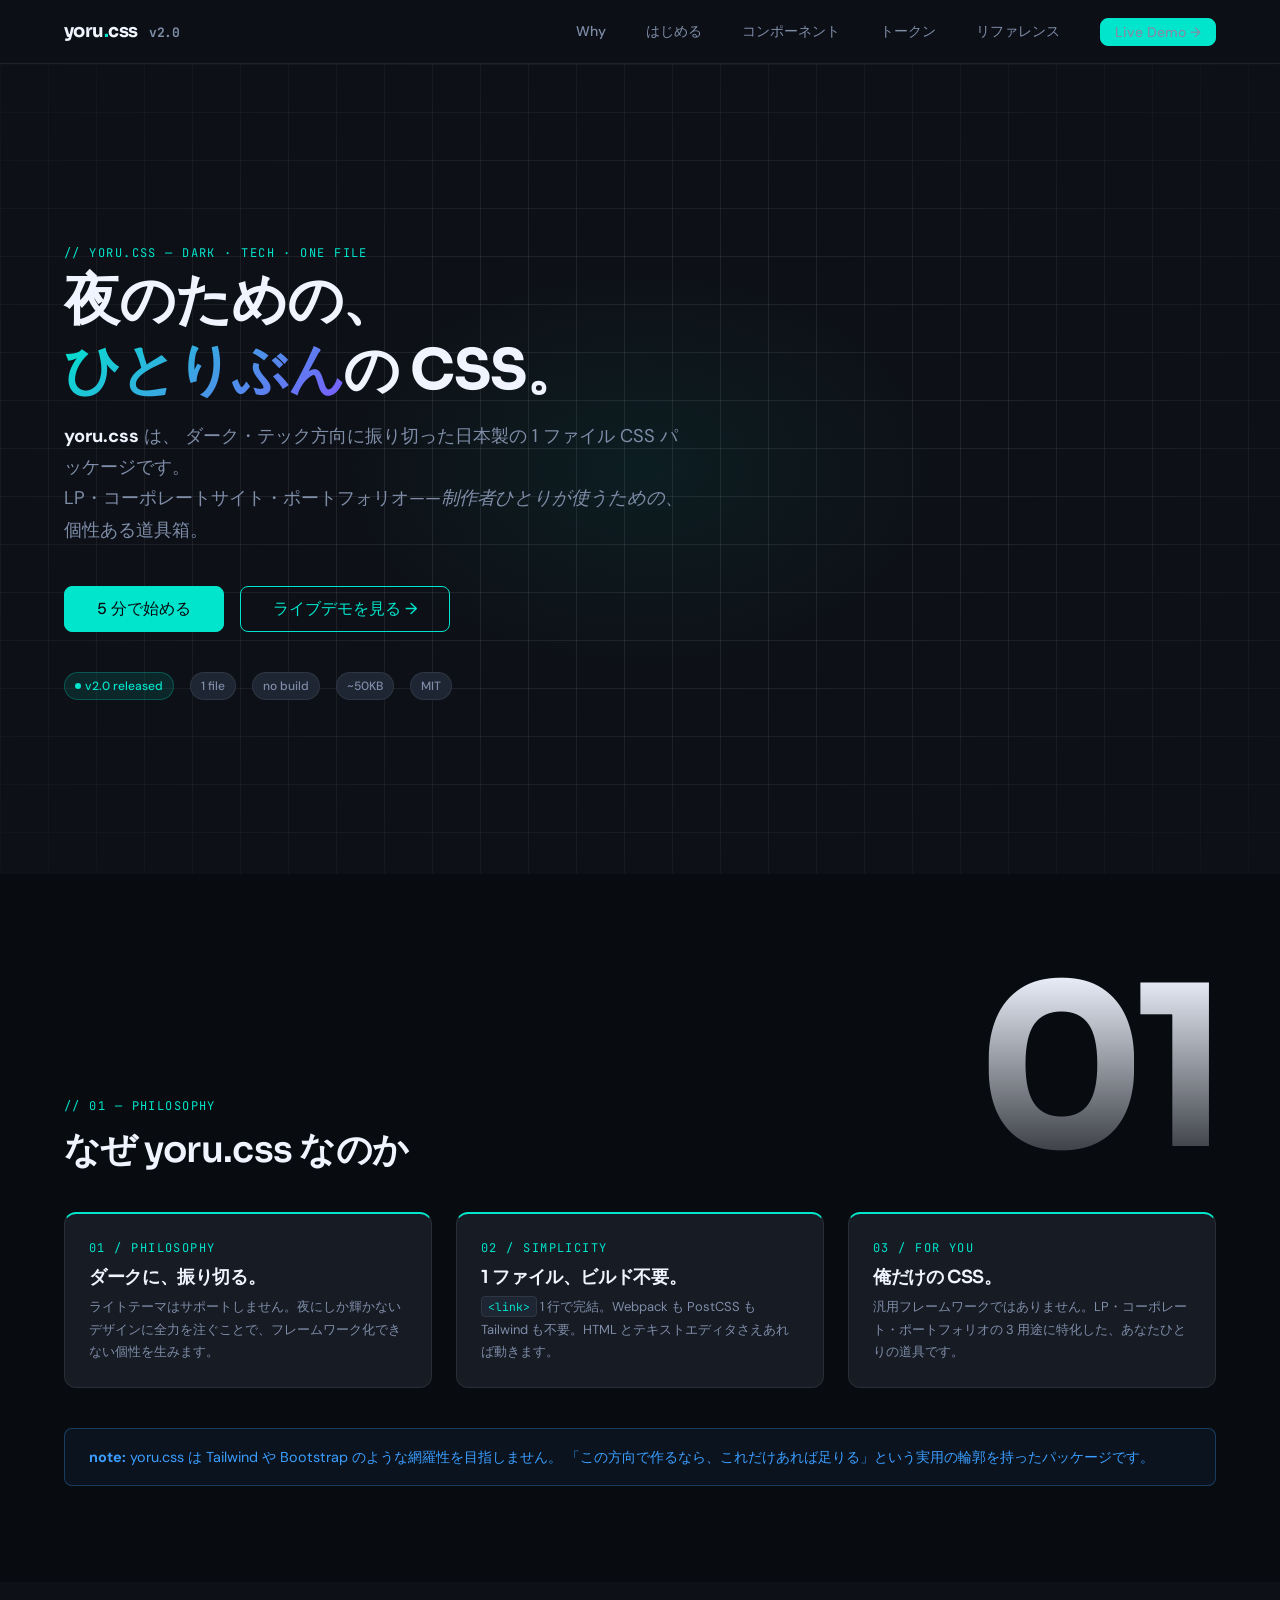
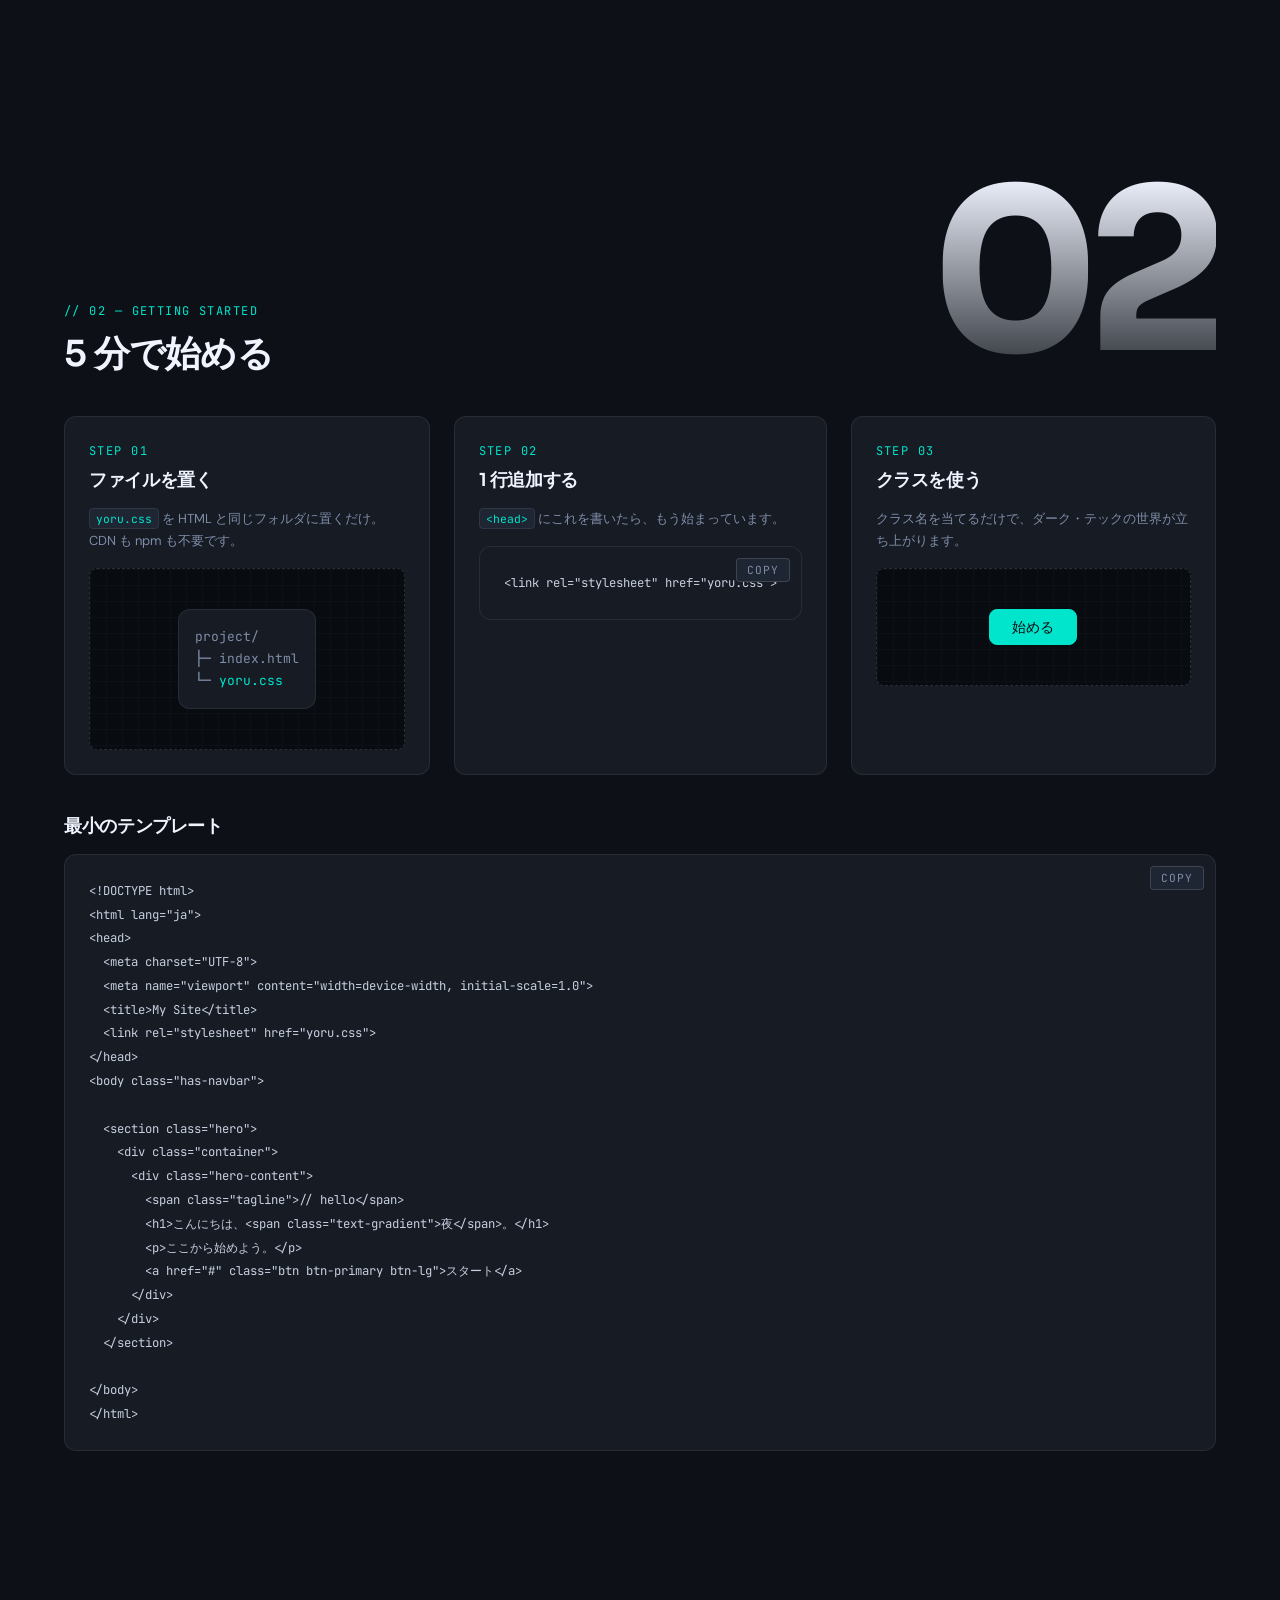
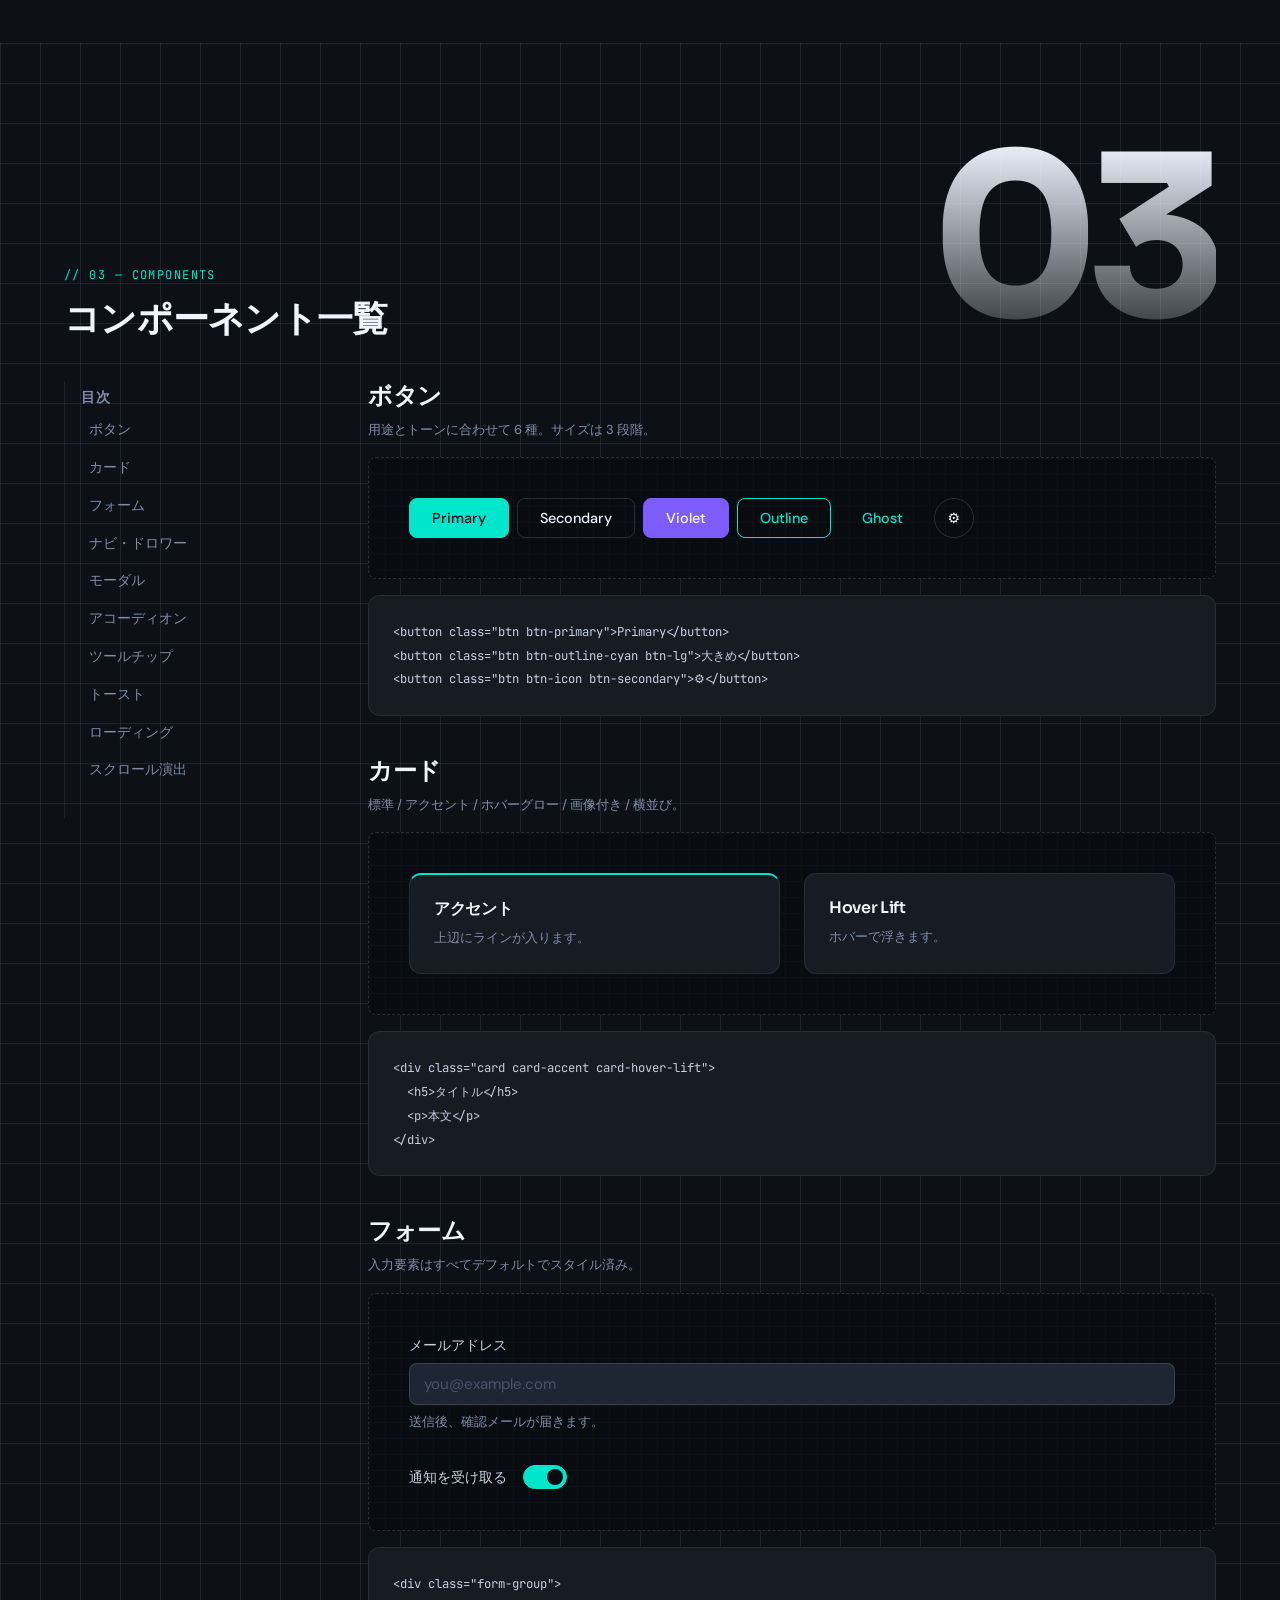
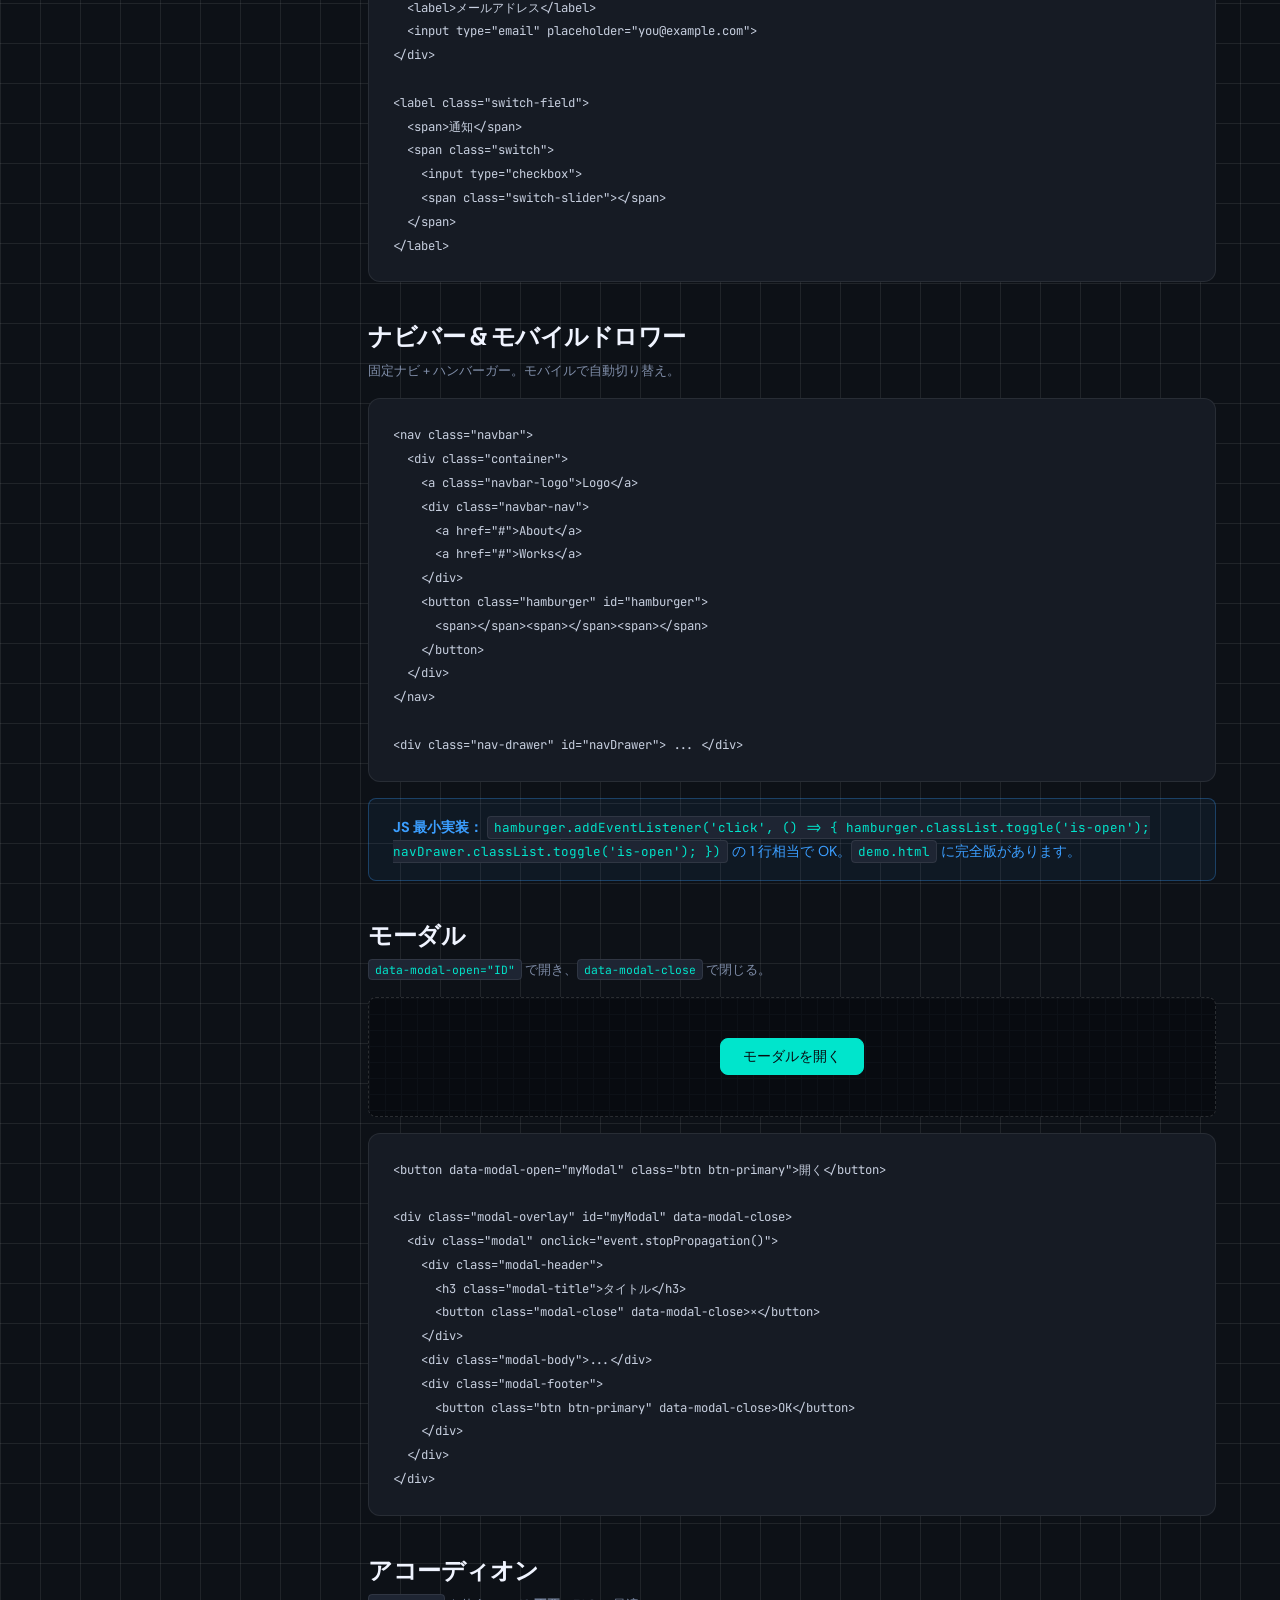
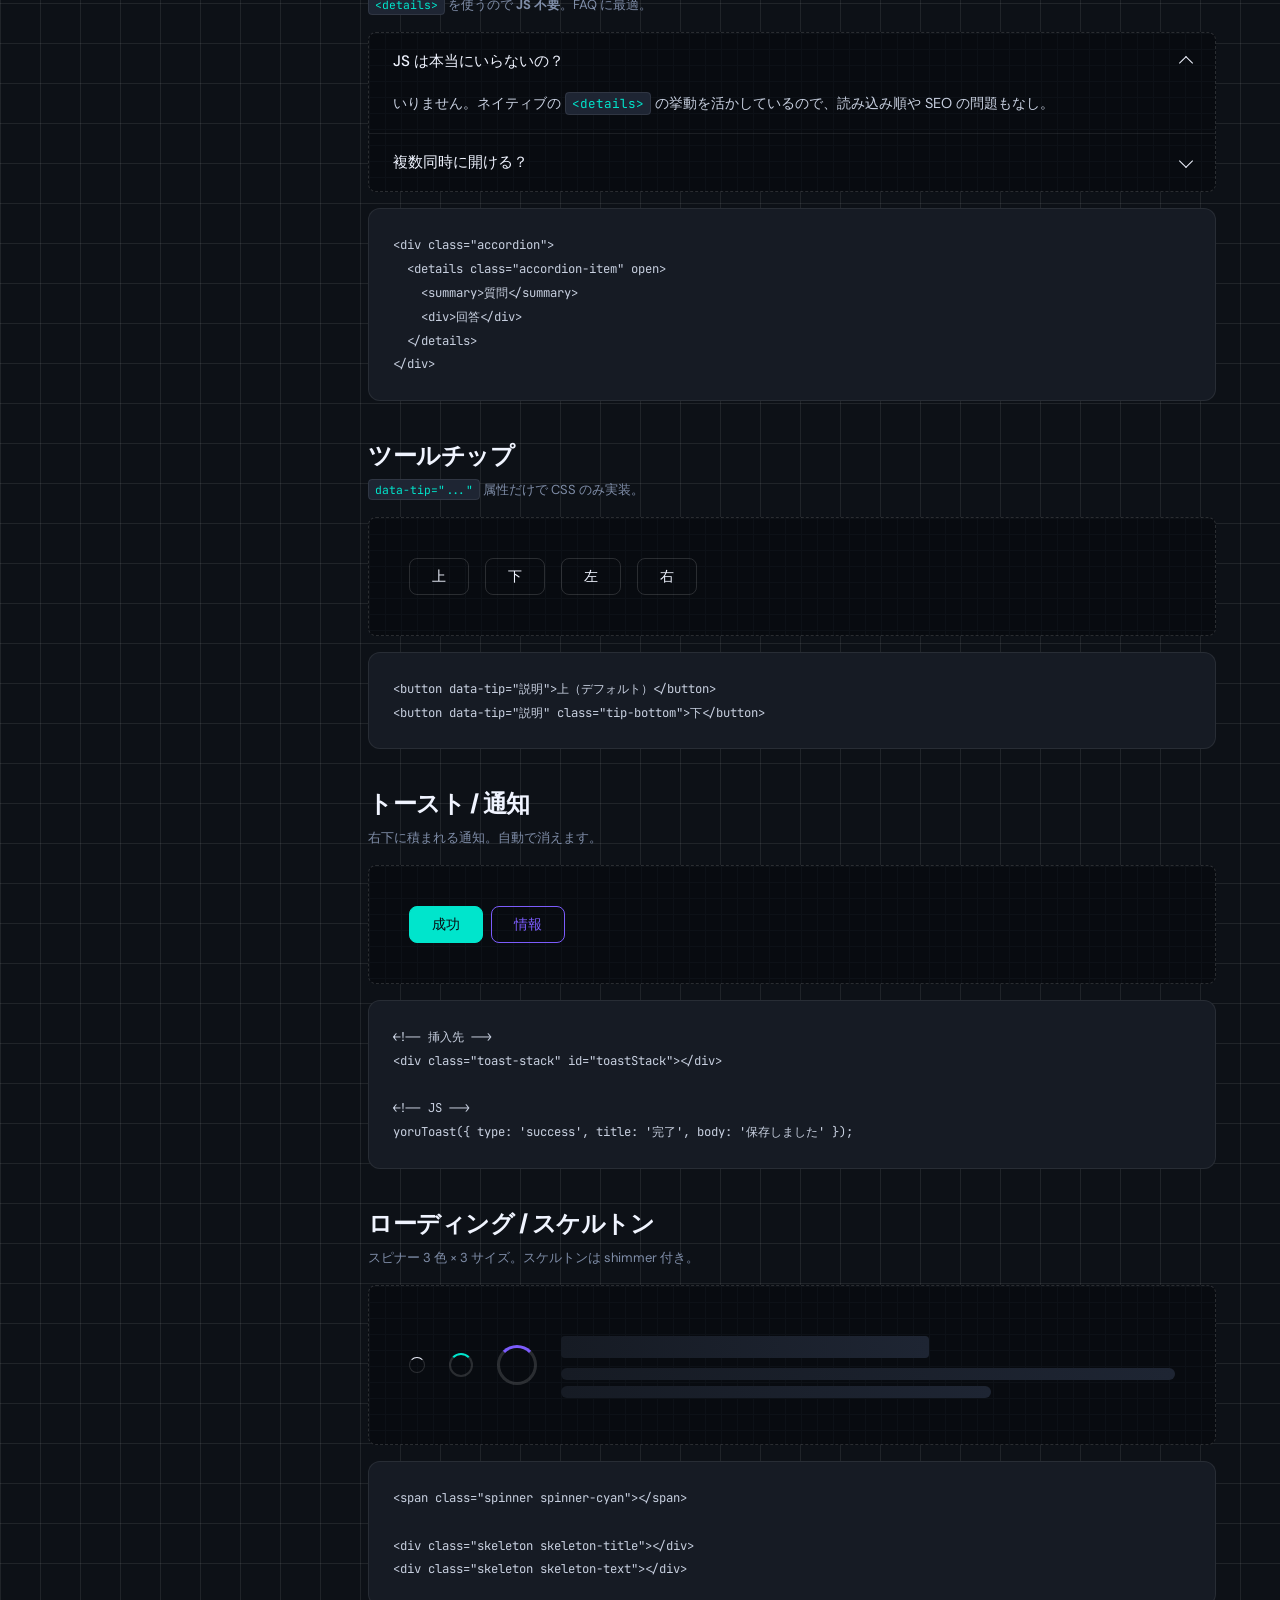
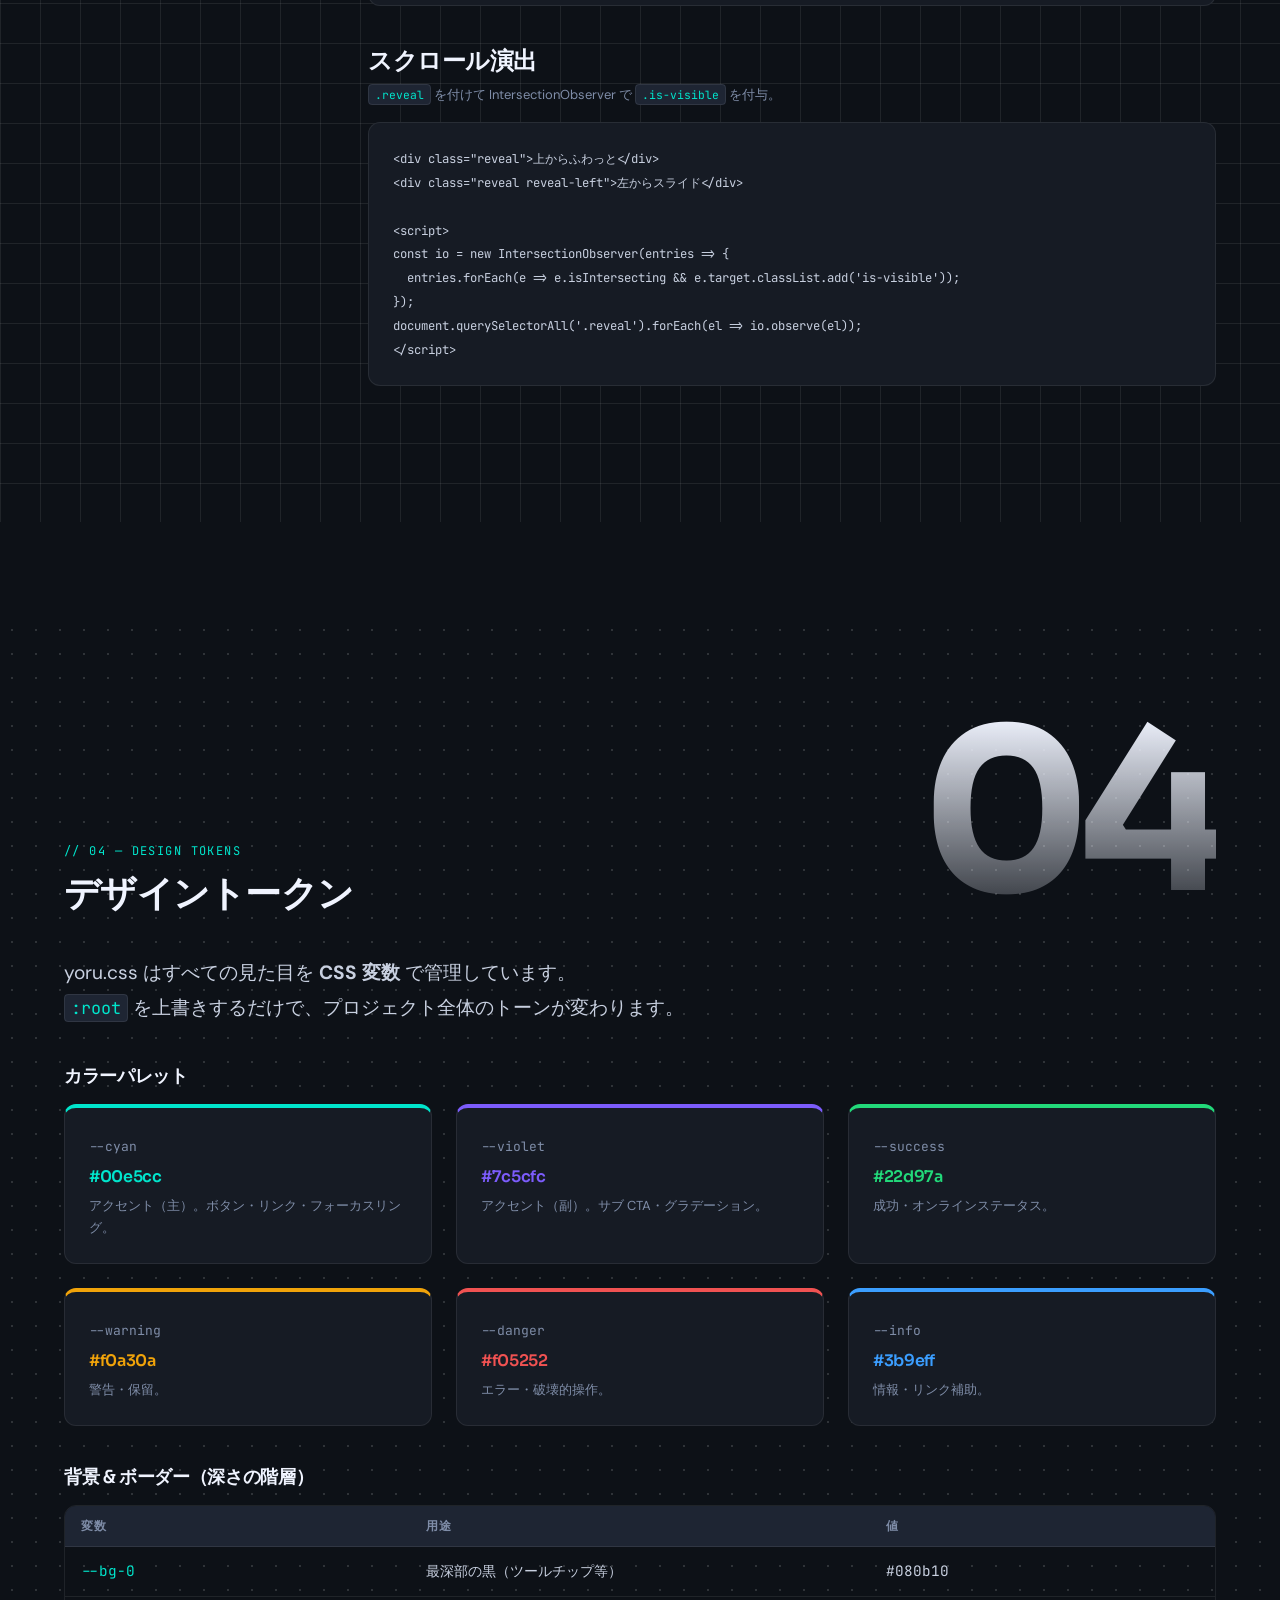
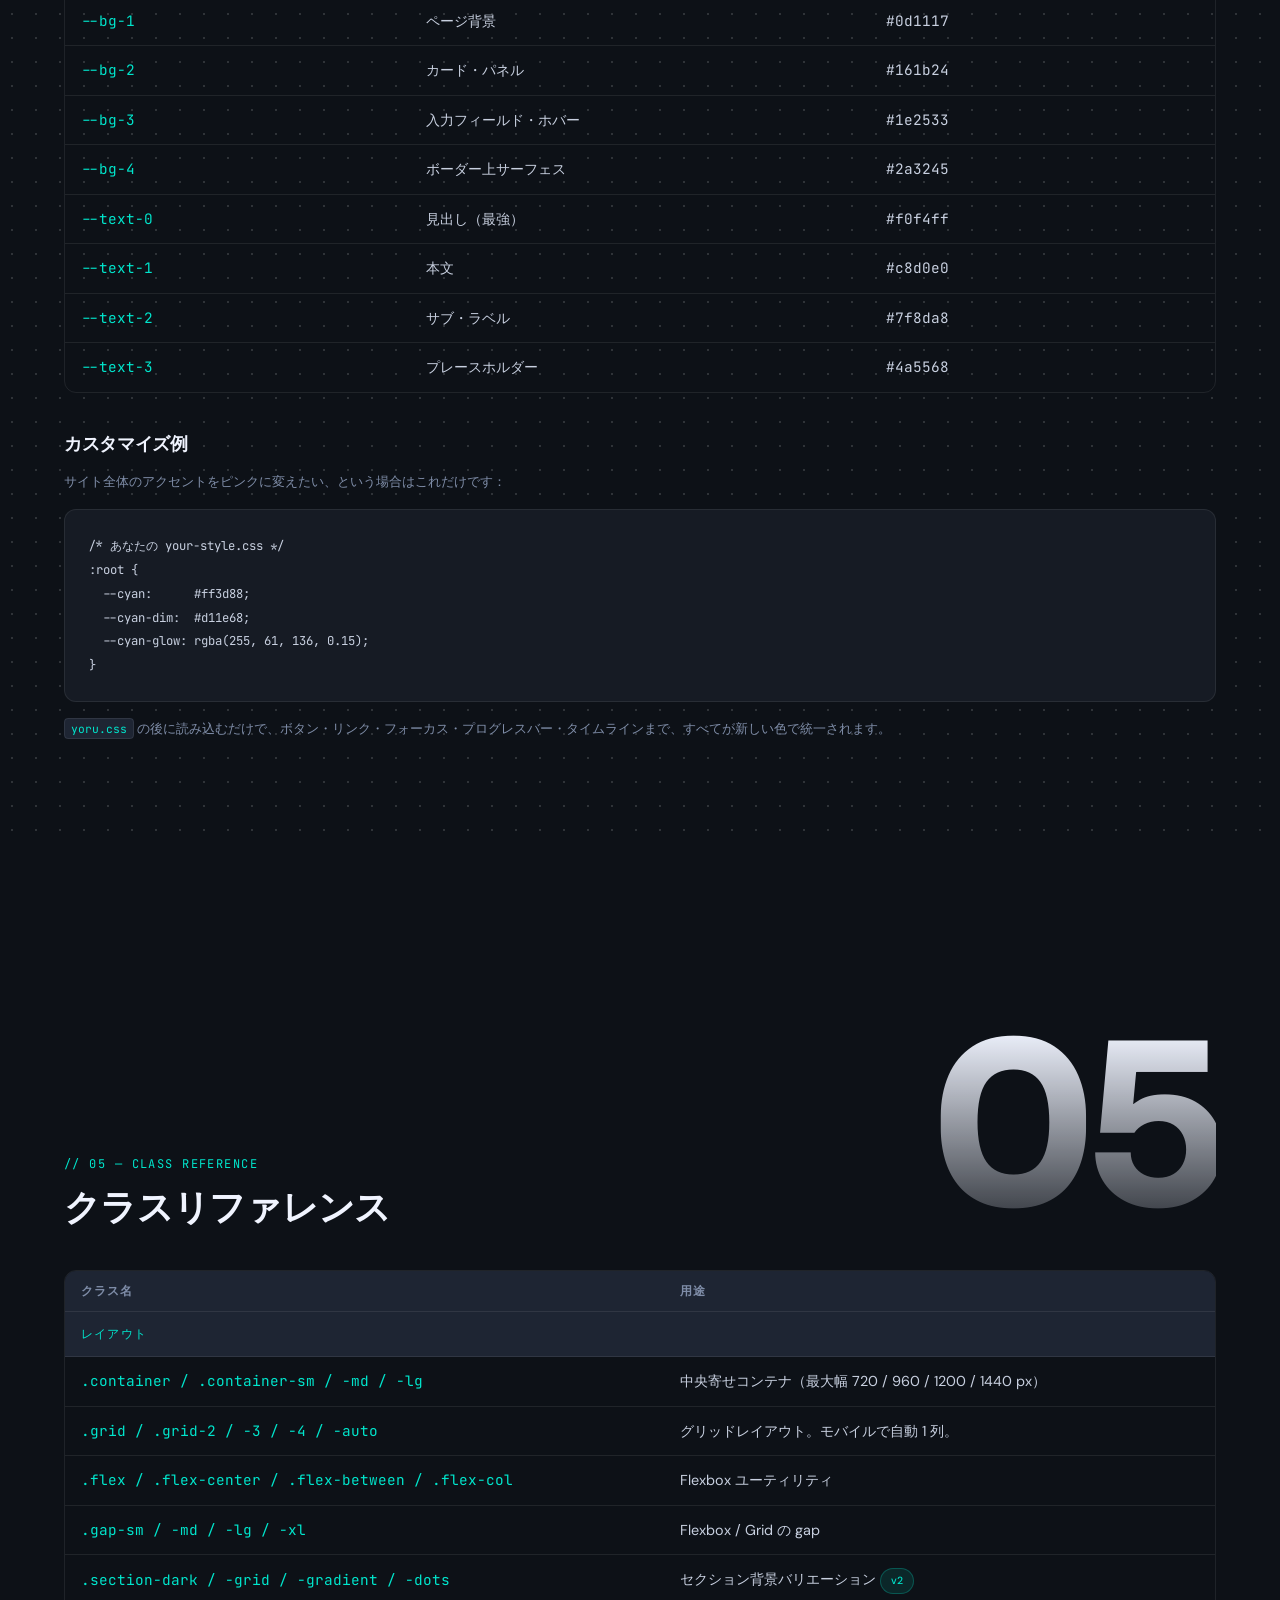
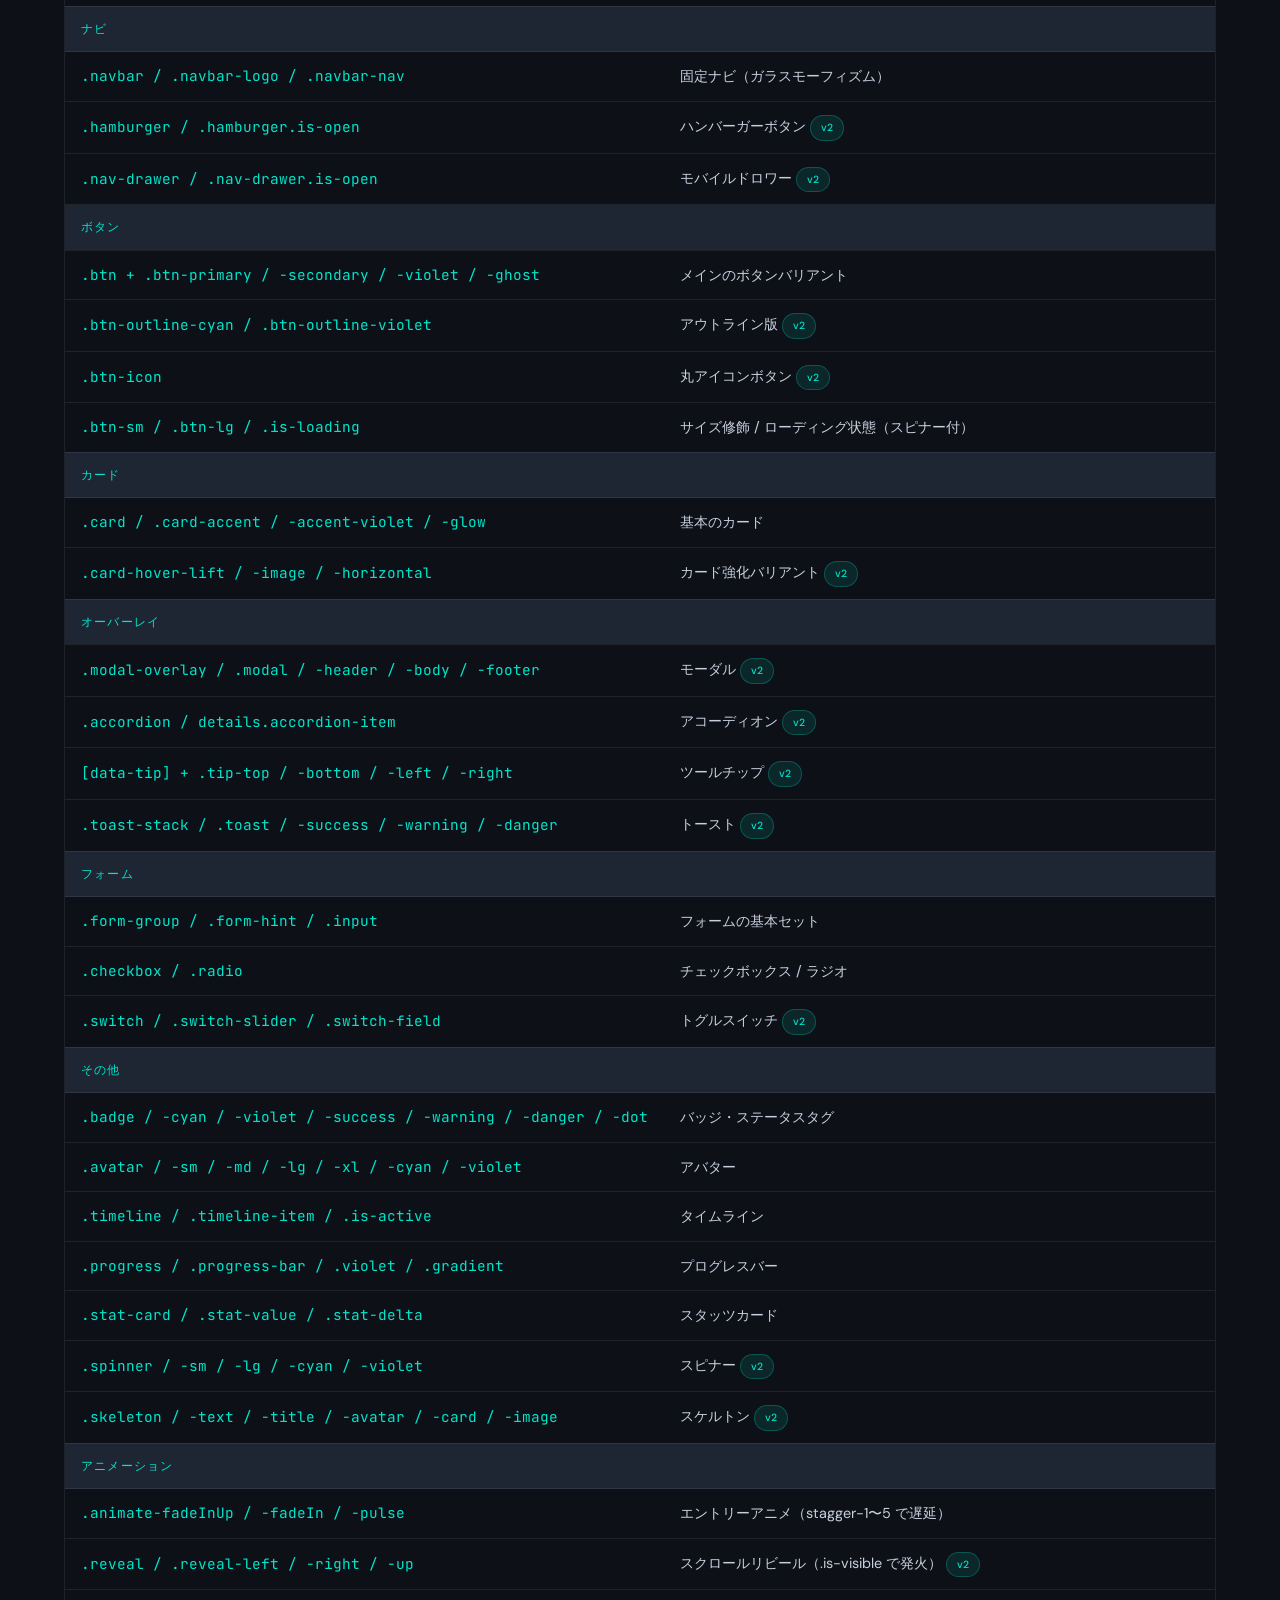
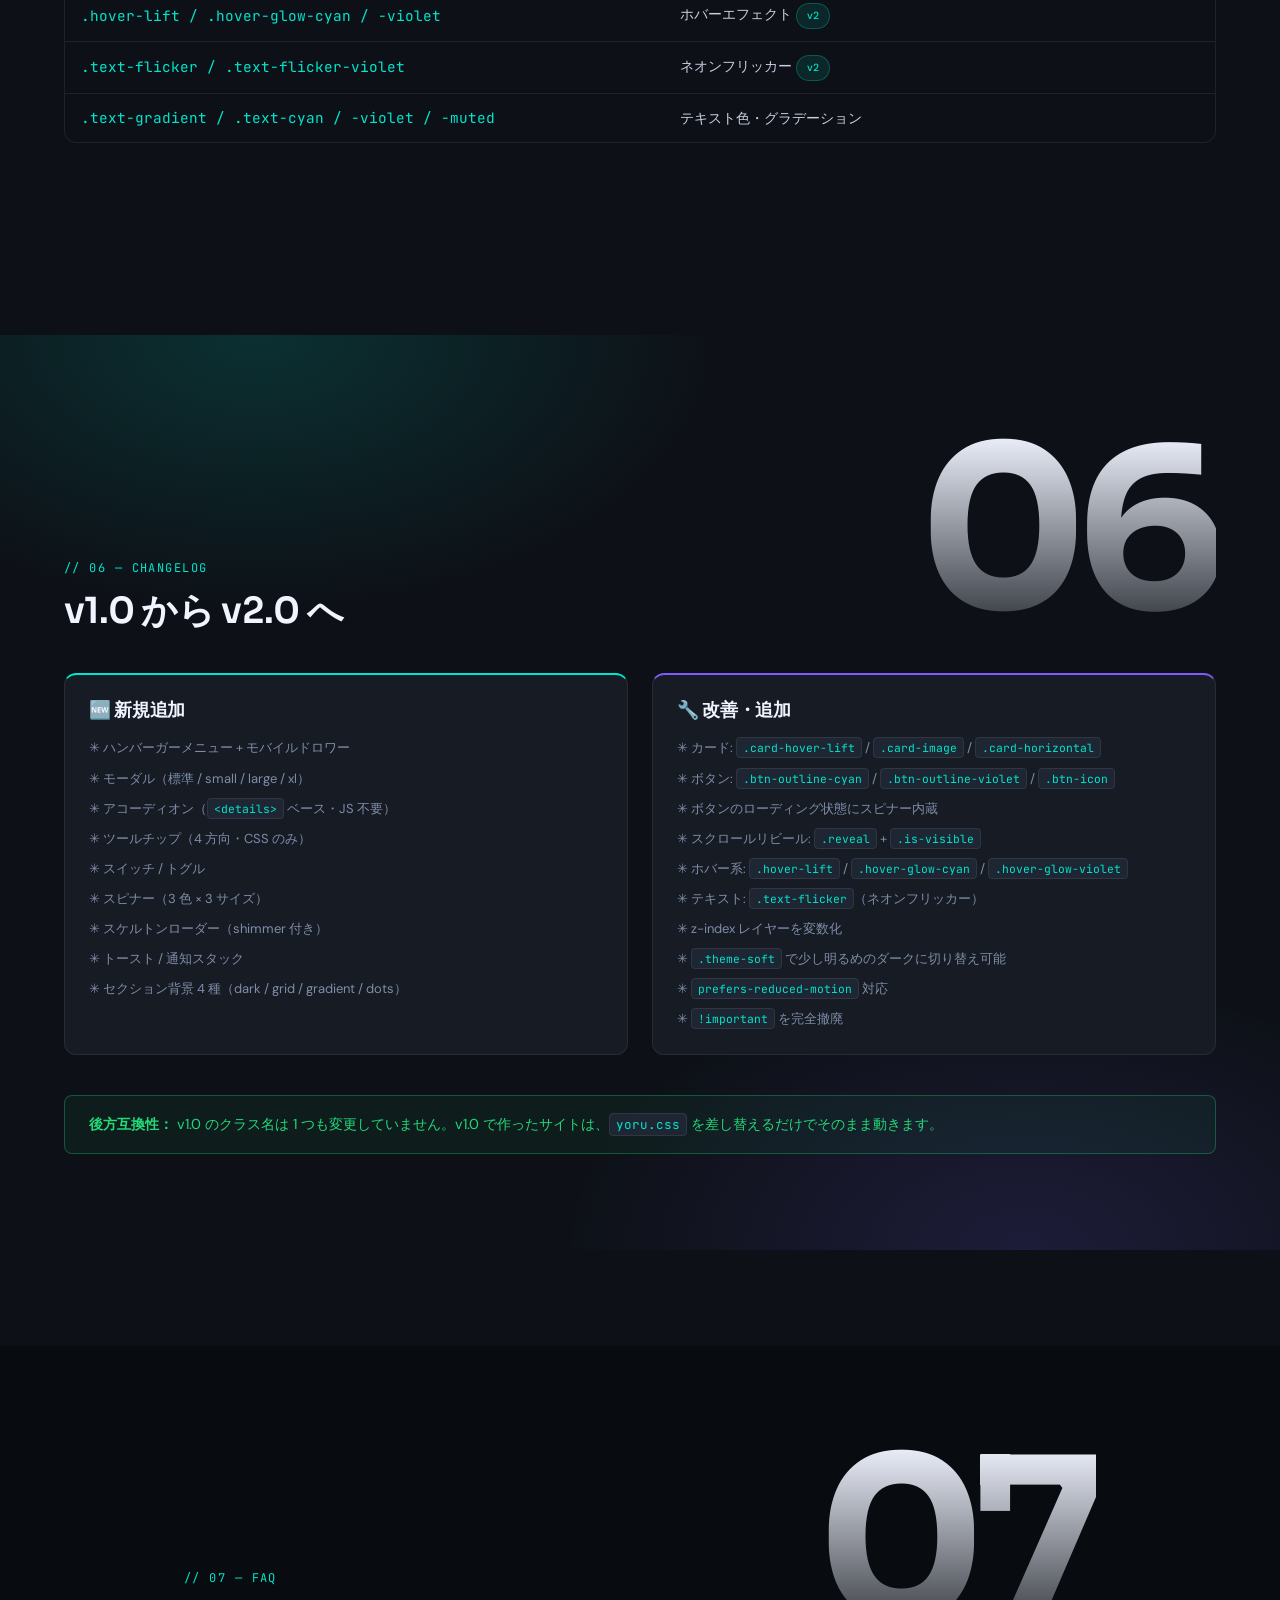
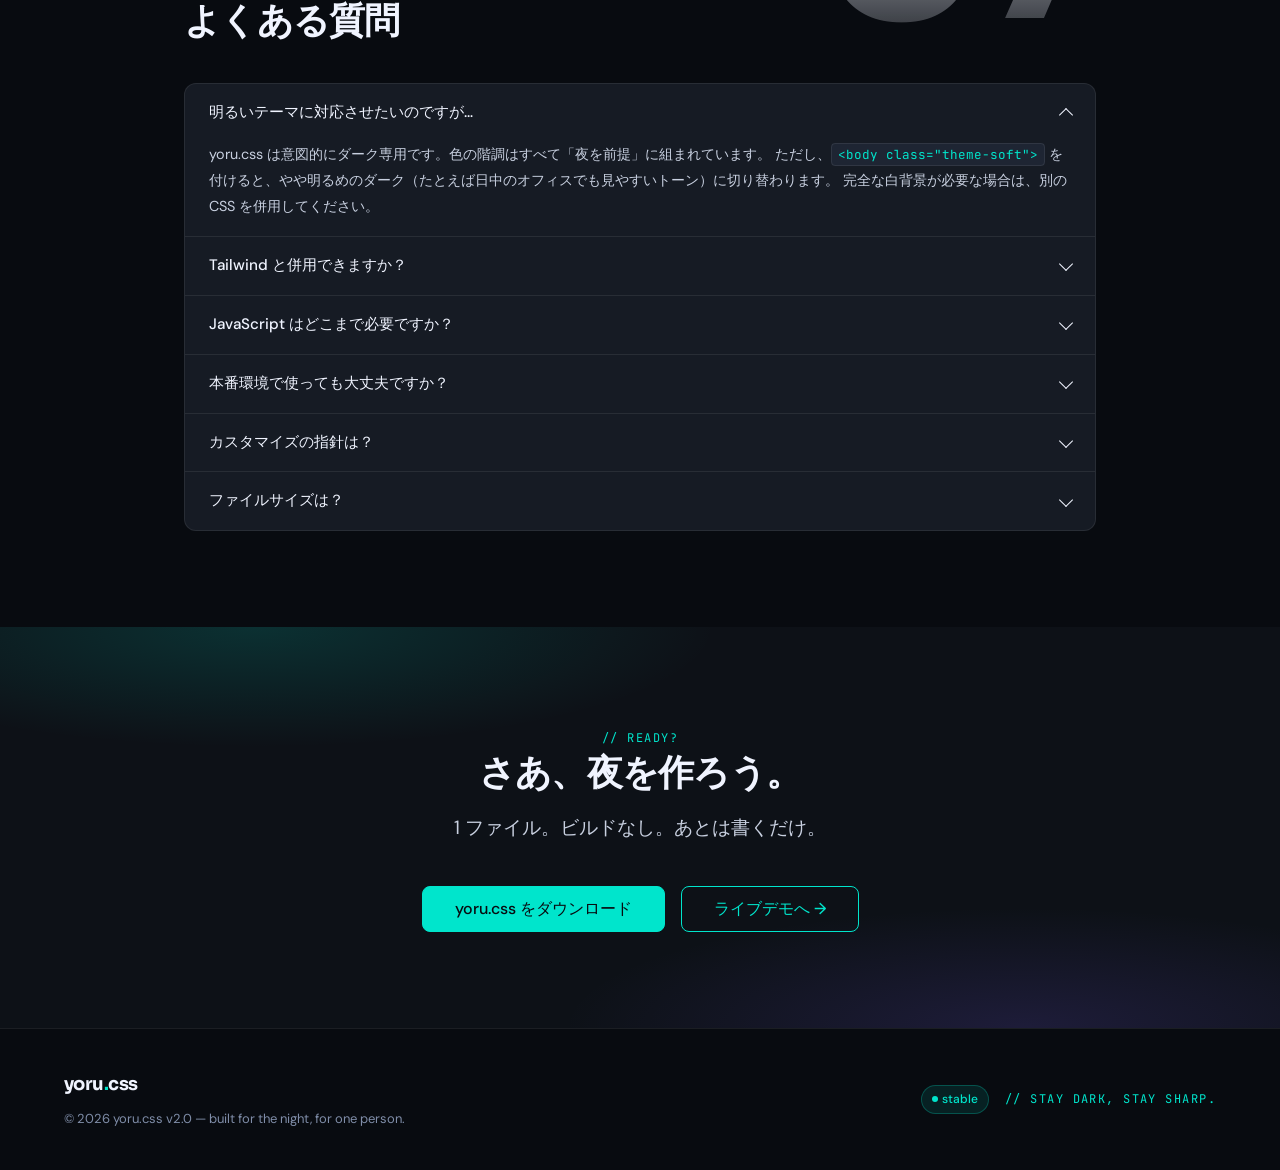
<file: index.html>
<!DOCTYPE html>
<html lang="ja">
<head>
<meta charset="UTF-8">
<meta name="viewport" content="width=device-width, initial-scale=1.0">
<title>yoru.css v2.0 — 夜のための、ひとりぶんの CSS。</title>
<meta name="description" content="ダーク・テックに振り切った、1ファイル完結の日本製 CSS パッケージ。LP・コーポレートサイト・ポートフォリオのための道具箱。">
<link rel="stylesheet" href="yoru.css">
<style>
  /* このサイト専用の微調整だけをここに書く。yoru.css の世界観は崩さない */
  .doc-layout {
    display: grid;
    grid-template-columns: 240px 1fr;
    gap: var(--space-2xl);
    align-items: start;
  }
  .doc-sidebar {
    position: sticky;
    top: calc(64px + var(--space-xl));
    border-left: 1px solid var(--border);
    padding: var(--space-sm) 0 var(--space-sm) var(--space-md);
  }
  .doc-sidebar h6 {
    margin-bottom: var(--space-sm);
  }
  .doc-sidebar ul {
    display: flex;
    flex-direction: column;
    gap: 6px;
    margin-bottom: var(--space-lg);
  }
  .doc-sidebar a {
    display: block;
    padding: 4px 8px;
    font-size: 0.875rem;
    color: var(--text-2);
    border-radius: var(--radius-sm);
    transition: color var(--transition), background var(--transition);
  }
  .doc-sidebar a:hover {
    color: var(--text-0);
    background: var(--bg-2);
  }

  .doc-section {
    scroll-margin-top: 88px;
  }
  .doc-section + .doc-section {
    margin-top: var(--space-3xl);
  }
  .doc-section > h2 {
    display: flex;
    align-items: baseline;
    gap: var(--space-md);
    margin-bottom: var(--space-md);
  }
  .doc-section > h2 .index {
    font-family: var(--font-mono);
    font-size: 0.75rem;
    letter-spacing: 0.12em;
    color: var(--cyan);
    font-weight: 400;
    text-transform: uppercase;
  }

  /* ヒーロー用の追加エフェクト */
  .hero-grid-strong::before {
    background-size: 48px 48px;
  }

  /* クラスリファレンステーブル: 行を読みやすく */
  .ref-table td:first-child {
    font-family: var(--font-mono);
    color: var(--cyan);
    white-space: nowrap;
  }
  .ref-table td:nth-child(2) {
    color: var(--text-1);
  }

  /* 装飾的なキャッチ用の数字 */
  .mega-num {
    font-family: var(--font-display);
    font-size: clamp(6rem, 18vw, 14rem);
    font-weight: 700;
    line-height: 0.9;
    letter-spacing: -0.06em;
    background: linear-gradient(180deg, var(--text-0) 0%, rgba(240,244,255,0.15) 100%);
    -webkit-background-clip: text;
    -webkit-text-fill-color: transparent;
    background-clip: text;
    user-select: none;
  }

  /* コピー可能コードブロック */
  .copy-block {
    position: relative;
  }
  .copy-btn {
    position: absolute;
    top: 12px;
    right: 12px;
    padding: 4px 10px;
    font-size: 0.7rem;
    font-family: var(--font-mono);
    letter-spacing: 0.08em;
    text-transform: uppercase;
    background: var(--bg-3);
    color: var(--text-2);
    border: 1px solid var(--border-mid);
    border-radius: var(--radius-sm);
    cursor: pointer;
    transition: all var(--transition);
  }
  .copy-btn:hover {
    color: var(--cyan);
    border-color: var(--cyan);
  }
  .copy-btn.is-copied {
    color: var(--success);
    border-color: var(--success);
  }

  /* フィーチャーグリッドの番号 */
  .feature-num {
    font-family: var(--font-mono);
    font-size: 0.75rem;
    letter-spacing: 0.12em;
    color: var(--cyan);
    margin-bottom: var(--space-sm);
    display: block;
  }

  /* プレビュー枠 */
  .preview {
    background:
      linear-gradient(var(--bg-1) 1px, transparent 1px) 0 0 / 16px 16px,
      linear-gradient(90deg, var(--bg-1) 1px, transparent 1px) 0 0 / 16px 16px,
      var(--bg-0);
    padding: var(--space-xl);
    border-radius: var(--radius-md);
    border: 1px dashed var(--border-mid);
  }

  @media (max-width: 900px) {
    .doc-layout { grid-template-columns: 1fr; }
    .doc-sidebar { display: none; }
  }
</style>
</head>
<body class="has-navbar">


<!-- ========== ナビバー ========== -->
<nav class="navbar">
  <div class="container">
    <a href="#top" class="navbar-logo">yoru<span class="text-cyan">.</span>css <span class="mono small text-muted" style="margin-left:8px;">v2.0</span></a>
    <div class="navbar-nav">
      <a href="#why">Why</a>
      <a href="#start">はじめる</a>
      <a href="#components">コンポーネント</a>
      <a href="#tokens">トークン</a>
      <a href="#reference">リファレンス</a>
      <a href="demo.html" class="btn btn-primary btn-sm">Live Demo →</a>
    </div>
    <button class="hamburger" id="hamburger" aria-label="メニュー" aria-expanded="false">
      <span></span><span></span><span></span>
    </button>
  </div>
</nav>

<div class="nav-drawer" id="navDrawer" aria-hidden="true">
  <nav class="nav-drawer-nav">
    <a href="#why">Why yoru</a>
    <a href="#start">はじめる</a>
    <a href="#components">コンポーネント</a>
    <a href="#tokens">デザイントークン</a>
    <a href="#reference">リファレンス</a>
    <a href="demo.html" class="btn btn-primary mt-md">Live Demo →</a>
  </nav>
</div>


<!-- ========== ヒーロー ========== -->
<header class="hero hero-grid-strong" id="top">
  <div class="container">
    <div class="hero-content">
      <span class="tagline mb-md">// yoru.css — dark · tech · one file</span>
      <h1 style="margin-bottom: var(--space-md);">
        夜のための、<br>
        <span class="text-gradient">ひとりぶん</span>の CSS。
      </h1>
      <p style="font-size:1.15rem;max-width:620px;">
        <strong style="color:var(--text-0);">yoru.css</strong> は、
        ダーク・テック方向に振り切った日本製の 1 ファイル CSS パッケージです。<br>
        LP・コーポレートサイト・ポートフォリオ——<em>制作者ひとりが使うための</em>、個性ある道具箱。
      </p>
      <div class="hero-actions">
        <a href="#start" class="btn btn-primary btn-lg">5 分で始める</a>
        <a href="demo.html" class="btn btn-outline-cyan btn-lg">ライブデモを見る →</a>
      </div>
      <div class="flex gap-md mt-xl" style="flex-wrap:wrap;">
        <span class="badge badge-cyan badge-dot">v2.0 released</span>
        <span class="badge">1 file</span>
        <span class="badge">no build</span>
        <span class="badge">~50KB</span>
        <span class="badge">MIT</span>
      </div>
    </div>
  </div>
</header>


<!-- ========== Why yoru ========== -->
<section id="why" class="section-dark doc-section">
  <div class="container">
    <div class="flex-between mb-xl" style="align-items:flex-end; flex-wrap:wrap; gap:var(--space-md);">
      <div>
        <span class="tagline">// 01 — philosophy</span>
        <h2 class="mt-sm">なぜ yoru.css なのか</h2>
      </div>
      <span class="mega-num">01</span>
    </div>

    <div class="grid-3">
      <div class="card card-accent card-hover-lift">
        <span class="feature-num">01 / PHILOSOPHY</span>
        <h4 class="mb-sm">ダークに、振り切る。</h4>
        <p class="small text-muted">
          ライトテーマはサポートしません。夜にしか輝かないデザインに全力を注ぐことで、フレームワーク化できない個性を生みます。
        </p>
      </div>
      <div class="card card-accent card-hover-lift">
        <span class="feature-num">02 / SIMPLICITY</span>
        <h4 class="mb-sm">1 ファイル、ビルド不要。</h4>
        <p class="small text-muted">
          <code>&lt;link&gt;</code> 1 行で完結。Webpack も PostCSS も Tailwind も不要。HTML とテキストエディタさえあれば動きます。
        </p>
      </div>
      <div class="card card-accent card-hover-lift">
        <span class="feature-num">03 / FOR YOU</span>
        <h4 class="mb-sm">俺だけの CSS。</h4>
        <p class="small text-muted">
          汎用フレームワークではありません。LP・コーポレート・ポートフォリオの 3 用途に特化した、あなたひとりの道具です。
        </p>
      </div>
    </div>

    <div class="alert alert-info mt-xl">
      <div>
        <strong>note:</strong> yoru.css は Tailwind や Bootstrap のような網羅性を目指しません。
        「この方向で作るなら、これだけあれば足りる」という実用の輪郭を持ったパッケージです。
      </div>
    </div>
  </div>
</section>


<!-- ========== 5分で始める ========== -->
<section id="start" class="doc-section">
  <div class="container">
    <div class="flex-between mb-xl" style="align-items:flex-end; flex-wrap:wrap; gap:var(--space-md);">
      <div>
        <span class="tagline">// 02 — getting started</span>
        <h2 class="mt-sm">5 分で始める</h2>
      </div>
      <span class="mega-num">02</span>
    </div>

    <div class="grid-3 mb-xl">
      <!-- Step 1 -->
      <div class="card">
        <span class="feature-num">STEP 01</span>
        <h4 class="mb-md">ファイルを置く</h4>
        <p class="small text-muted mb-md">
          <code>yoru.css</code> を HTML と同じフォルダに置くだけ。CDN も npm も不要です。
        </p>
        <div class="preview flex-center" style="min-height:120px;">
          <pre class="mono small" style="padding:var(--space-md);margin:0;">project/
├─ index.html
└─ <span class="text-cyan">yoru.css</span></pre>
        </div>
      </div>

      <!-- Step 2 -->
      <div class="card">
        <span class="feature-num">STEP 02</span>
        <h4 class="mb-md">1 行追加する</h4>
        <p class="small text-muted mb-md">
          <code>&lt;head&gt;</code> にこれを書いたら、もう始まっています。
        </p>
        <div class="copy-block">
          <pre><code id="code-link">&lt;link rel="stylesheet" href="yoru.css"&gt;</code></pre>
          <button class="copy-btn" data-copy="code-link">copy</button>
        </div>
      </div>

      <!-- Step 3 -->
      <div class="card">
        <span class="feature-num">STEP 03</span>
        <h4 class="mb-md">クラスを使う</h4>
        <p class="small text-muted mb-md">
          クラス名を当てるだけで、ダーク・テックの世界が立ち上がります。
        </p>
        <div class="preview flex-center">
          <button class="btn btn-primary">始める</button>
        </div>
      </div>
    </div>

    <h4 class="mb-md">最小のテンプレート</h4>
    <div class="copy-block">
<pre><code id="code-template">&lt;!DOCTYPE html&gt;
&lt;html lang="ja"&gt;
&lt;head&gt;
  &lt;meta charset="UTF-8"&gt;
  &lt;meta name="viewport" content="width=device-width, initial-scale=1.0"&gt;
  &lt;title&gt;My Site&lt;/title&gt;
  &lt;link rel="stylesheet" href="yoru.css"&gt;
&lt;/head&gt;
&lt;body class="has-navbar"&gt;

  &lt;section class="hero"&gt;
    &lt;div class="container"&gt;
      &lt;div class="hero-content"&gt;
        &lt;span class="tagline"&gt;// hello&lt;/span&gt;
        &lt;h1&gt;こんにちは、&lt;span class="text-gradient"&gt;夜&lt;/span&gt;。&lt;/h1&gt;
        &lt;p&gt;ここから始めよう。&lt;/p&gt;
        &lt;a href="#" class="btn btn-primary btn-lg"&gt;スタート&lt;/a&gt;
      &lt;/div&gt;
    &lt;/div&gt;
  &lt;/section&gt;

&lt;/body&gt;
&lt;/html&gt;</code></pre>
      <button class="copy-btn" data-copy="code-template">copy</button>
    </div>
  </div>
</section>


<!-- ========== コンポーネント ========== -->
<section id="components" class="section-grid doc-section">
  <div class="container">
    <div class="flex-between mb-xl" style="align-items:flex-end; flex-wrap:wrap; gap:var(--space-md);">
      <div>
        <span class="tagline">// 03 — components</span>
        <h2 class="mt-sm">コンポーネント一覧</h2>
      </div>
      <span class="mega-num">03</span>
    </div>

    <div class="doc-layout">

      <!-- サイドバー -->
      <aside class="doc-sidebar">
        <h6>目次</h6>
        <ul>
          <li><a href="#c-buttons">ボタン</a></li>
          <li><a href="#c-cards">カード</a></li>
          <li><a href="#c-forms">フォーム</a></li>
          <li><a href="#c-nav">ナビ・ドロワー</a></li>
          <li><a href="#c-modal">モーダル</a></li>
          <li><a href="#c-accordion">アコーディオン</a></li>
          <li><a href="#c-tooltip">ツールチップ</a></li>
          <li><a href="#c-toast">トースト</a></li>
          <li><a href="#c-loading">ローディング</a></li>
          <li><a href="#c-reveal">スクロール演出</a></li>
        </ul>
      </aside>

      <!-- 本文 -->
      <div>

        <!-- ボタン -->
        <article id="c-buttons" class="mb-xl">
          <h3 class="mb-sm">ボタン</h3>
          <p class="text-muted small mb-md">用途とトーンに合わせて 6 種。サイズは 3 段階。</p>
          <div class="preview flex gap-sm mb-md" style="flex-wrap:wrap;">
            <button class="btn btn-primary">Primary</button>
            <button class="btn btn-secondary">Secondary</button>
            <button class="btn btn-violet">Violet</button>
            <button class="btn btn-outline-cyan">Outline</button>
            <button class="btn btn-ghost">Ghost</button>
            <button class="btn btn-icon btn-secondary" aria-label="設定">⚙</button>
          </div>
<pre><code>&lt;button class="btn btn-primary"&gt;Primary&lt;/button&gt;
&lt;button class="btn btn-outline-cyan btn-lg"&gt;大きめ&lt;/button&gt;
&lt;button class="btn btn-icon btn-secondary"&gt;⚙&lt;/button&gt;</code></pre>
        </article>

        <!-- カード -->
        <article id="c-cards" class="mb-xl">
          <h3 class="mb-sm">カード</h3>
          <p class="text-muted small mb-md">標準 / アクセント / ホバーグロー / 画像付き / 横並び。</p>
          <div class="preview">
            <div class="grid-2">
              <div class="card card-accent">
                <h5 class="mb-sm">アクセント</h5>
                <p class="small text-muted">上辺にラインが入ります。</p>
              </div>
              <div class="card card-hover-lift">
                <h5 class="mb-sm">Hover Lift</h5>
                <p class="small text-muted">ホバーで浮きます。</p>
              </div>
            </div>
          </div>
<pre class="mt-md"><code>&lt;div class="card card-accent card-hover-lift"&gt;
  &lt;h5&gt;タイトル&lt;/h5&gt;
  &lt;p&gt;本文&lt;/p&gt;
&lt;/div&gt;</code></pre>
        </article>

        <!-- フォーム -->
        <article id="c-forms" class="mb-xl">
          <h3 class="mb-sm">フォーム</h3>
          <p class="text-muted small mb-md">入力要素はすべてデフォルトでスタイル済み。</p>
          <div class="preview">
            <div class="form-group">
              <label>メールアドレス</label>
              <input type="email" placeholder="you@example.com">
              <span class="form-hint">送信後、確認メールが届きます。</span>
            </div>
            <label class="switch-field mt-md">
              <span>通知を受け取る</span>
              <span class="switch"><input type="checkbox" checked><span class="switch-slider"></span></span>
            </label>
          </div>
<pre class="mt-md"><code>&lt;div class="form-group"&gt;
  &lt;label&gt;メールアドレス&lt;/label&gt;
  &lt;input type="email" placeholder="you@example.com"&gt;
&lt;/div&gt;

&lt;label class="switch-field"&gt;
  &lt;span&gt;通知&lt;/span&gt;
  &lt;span class="switch"&gt;
    &lt;input type="checkbox"&gt;
    &lt;span class="switch-slider"&gt;&lt;/span&gt;
  &lt;/span&gt;
&lt;/label&gt;</code></pre>
        </article>

        <!-- ナビ -->
        <article id="c-nav" class="mb-xl">
          <h3 class="mb-sm">ナビバー & モバイルドロワー</h3>
          <p class="text-muted small mb-md">固定ナビ + ハンバーガー。モバイルで自動切り替え。</p>
<pre><code>&lt;nav class="navbar"&gt;
  &lt;div class="container"&gt;
    &lt;a class="navbar-logo"&gt;Logo&lt;/a&gt;
    &lt;div class="navbar-nav"&gt;
      &lt;a href="#"&gt;About&lt;/a&gt;
      &lt;a href="#"&gt;Works&lt;/a&gt;
    &lt;/div&gt;
    &lt;button class="hamburger" id="hamburger"&gt;
      &lt;span&gt;&lt;/span&gt;&lt;span&gt;&lt;/span&gt;&lt;span&gt;&lt;/span&gt;
    &lt;/button&gt;
  &lt;/div&gt;
&lt;/nav&gt;

&lt;div class="nav-drawer" id="navDrawer"&gt; ... &lt;/div&gt;</code></pre>
          <div class="alert alert-info mt-md">
            <div>
              <strong>JS 最小実装：</strong>
              <code>hamburger.addEventListener('click', () =&gt; { hamburger.classList.toggle('is-open'); navDrawer.classList.toggle('is-open'); })</code>
              の 1 行相当で OK。<code>demo.html</code> に完全版があります。
            </div>
          </div>
        </article>

        <!-- モーダル -->
        <article id="c-modal" class="mb-xl">
          <h3 class="mb-sm">モーダル</h3>
          <p class="text-muted small mb-md"><code>data-modal-open="ID"</code> で開き、<code>data-modal-close</code> で閉じる。</p>
          <div class="preview flex-center" style="min-height:120px;">
            <button class="btn btn-primary" data-modal-open="docModal">モーダルを開く</button>
          </div>
<pre class="mt-md"><code>&lt;button data-modal-open="myModal" class="btn btn-primary"&gt;開く&lt;/button&gt;

&lt;div class="modal-overlay" id="myModal" data-modal-close&gt;
  &lt;div class="modal" onclick="event.stopPropagation()"&gt;
    &lt;div class="modal-header"&gt;
      &lt;h3 class="modal-title"&gt;タイトル&lt;/h3&gt;
      &lt;button class="modal-close" data-modal-close&gt;×&lt;/button&gt;
    &lt;/div&gt;
    &lt;div class="modal-body"&gt;...&lt;/div&gt;
    &lt;div class="modal-footer"&gt;
      &lt;button class="btn btn-primary" data-modal-close&gt;OK&lt;/button&gt;
    &lt;/div&gt;
  &lt;/div&gt;
&lt;/div&gt;</code></pre>
        </article>

        <!-- アコーディオン -->
        <article id="c-accordion" class="mb-xl">
          <h3 class="mb-sm">アコーディオン</h3>
          <p class="text-muted small mb-md"><code>&lt;details&gt;</code> を使うので <strong>JS 不要</strong>。FAQ に最適。</p>
          <div class="preview" style="padding:0;">
            <div class="accordion" style="background:transparent;border:none;">
              <details class="accordion-item" open>
                <summary>JS は本当にいらないの？</summary>
                <div>いりません。ネイティブの <code>&lt;details&gt;</code> の挙動を活かしているので、読み込み順や SEO の問題もなし。</div>
              </details>
              <details class="accordion-item">
                <summary>複数同時に開ける？</summary>
                <div>はい。グループ化したい場合は <code>name</code> 属性を使ってください（ブラウザ対応状況に注意）。</div>
              </details>
            </div>
          </div>
<pre class="mt-md"><code>&lt;div class="accordion"&gt;
  &lt;details class="accordion-item" open&gt;
    &lt;summary&gt;質問&lt;/summary&gt;
    &lt;div&gt;回答&lt;/div&gt;
  &lt;/details&gt;
&lt;/div&gt;</code></pre>
        </article>

        <!-- ツールチップ -->
        <article id="c-tooltip" class="mb-xl">
          <h3 class="mb-sm">ツールチップ</h3>
          <p class="text-muted small mb-md"><code>data-tip="..."</code> 属性だけで CSS のみ実装。</p>
          <div class="preview flex gap-md" style="flex-wrap:wrap;">
            <button class="btn btn-secondary" data-tip="上に出ます">上</button>
            <button class="btn btn-secondary tip-bottom" data-tip="下に出ます">下</button>
            <button class="btn btn-secondary tip-left" data-tip="左に出ます">左</button>
            <button class="btn btn-secondary tip-right" data-tip="右に出ます">右</button>
          </div>
<pre class="mt-md"><code>&lt;button data-tip="説明"&gt;上（デフォルト）&lt;/button&gt;
&lt;button data-tip="説明" class="tip-bottom"&gt;下&lt;/button&gt;</code></pre>
        </article>

        <!-- トースト -->
        <article id="c-toast" class="mb-xl">
          <h3 class="mb-sm">トースト / 通知</h3>
          <p class="text-muted small mb-md">右下に積まれる通知。自動で消えます。</p>
          <div class="preview flex gap-sm" style="flex-wrap:wrap;">
            <button class="btn btn-primary" onclick="yoruToast({type:'success',title:'保存しました',body:'ドキュメントが保存されました'})">成功</button>
            <button class="btn btn-outline-violet" onclick="yoruToast({type:'info',title:'お知らせ',body:'新機能が追加されました'})">情報</button>
          </div>
<pre class="mt-md"><code>&lt;!-- 挿入先 --&gt;
&lt;div class="toast-stack" id="toastStack"&gt;&lt;/div&gt;

&lt;!-- JS --&gt;
yoruToast({ type: 'success', title: '完了', body: '保存しました' });</code></pre>
        </article>

        <!-- ローディング -->
        <article id="c-loading" class="mb-xl">
          <h3 class="mb-sm">ローディング / スケルトン</h3>
          <p class="text-muted small mb-md">スピナー 3 色 × 3 サイズ。スケルトンは shimmer 付き。</p>
          <div class="preview flex gap-lg" style="align-items:center; flex-wrap:wrap;">
            <span class="spinner spinner-sm"></span>
            <span class="spinner spinner-cyan"></span>
            <span class="spinner spinner-violet spinner-lg"></span>
            <div style="flex:1;min-width:200px;">
              <div class="skeleton skeleton-title"></div>
              <div class="skeleton skeleton-text"></div>
              <div class="skeleton skeleton-text" style="width:70%;"></div>
            </div>
          </div>
<pre class="mt-md"><code>&lt;span class="spinner spinner-cyan"&gt;&lt;/span&gt;

&lt;div class="skeleton skeleton-title"&gt;&lt;/div&gt;
&lt;div class="skeleton skeleton-text"&gt;&lt;/div&gt;</code></pre>
        </article>

        <!-- リビール -->
        <article id="c-reveal" class="mb-xl">
          <h3 class="mb-sm">スクロール演出</h3>
          <p class="text-muted small mb-md"><code>.reveal</code> を付けて IntersectionObserver で <code>.is-visible</code> を付与。</p>
<pre><code>&lt;div class="reveal"&gt;上からふわっと&lt;/div&gt;
&lt;div class="reveal reveal-left"&gt;左からスライド&lt;/div&gt;

&lt;script&gt;
const io = new IntersectionObserver(entries =&gt; {
  entries.forEach(e =&gt; e.isIntersecting &amp;&amp; e.target.classList.add('is-visible'));
});
document.querySelectorAll('.reveal').forEach(el =&gt; io.observe(el));
&lt;/script&gt;</code></pre>
        </article>

      </div>
    </div>
  </div>
</section>


<!-- ========== デザイントークン ========== -->
<section id="tokens" class="section-dots doc-section">
  <div class="container">
    <div class="flex-between mb-xl" style="align-items:flex-end; flex-wrap:wrap; gap:var(--space-md);">
      <div>
        <span class="tagline">// 04 — design tokens</span>
        <h2 class="mt-sm">デザイントークン</h2>
      </div>
      <span class="mega-num">04</span>
    </div>

    <p class="lead mb-xl">
      yoru.css はすべての見た目を <strong>CSS 変数</strong> で管理しています。<br>
      <code>:root</code> を上書きするだけで、プロジェクト全体のトーンが変わります。
    </p>

    <h4 class="mb-md">カラーパレット</h4>
    <div class="grid-auto mb-xl">
      <div class="card" style="border-top:4px solid var(--cyan);">
        <span class="mono small text-muted">--cyan</span>
        <h5 class="mt-sm" style="color:var(--cyan);">#00e5cc</h5>
        <p class="small text-muted mt-sm">アクセント（主）。ボタン・リンク・フォーカスリング。</p>
      </div>
      <div class="card" style="border-top:4px solid var(--violet);">
        <span class="mono small text-muted">--violet</span>
        <h5 class="mt-sm" style="color:var(--violet);">#7c5cfc</h5>
        <p class="small text-muted mt-sm">アクセント（副）。サブ CTA・グラデーション。</p>
      </div>
      <div class="card" style="border-top:4px solid var(--success);">
        <span class="mono small text-muted">--success</span>
        <h5 class="mt-sm" style="color:var(--success);">#22d97a</h5>
        <p class="small text-muted mt-sm">成功・オンラインステータス。</p>
      </div>
      <div class="card" style="border-top:4px solid var(--warning);">
        <span class="mono small text-muted">--warning</span>
        <h5 class="mt-sm" style="color:var(--warning);">#f0a30a</h5>
        <p class="small text-muted mt-sm">警告・保留。</p>
      </div>
      <div class="card" style="border-top:4px solid var(--danger);">
        <span class="mono small text-muted">--danger</span>
        <h5 class="mt-sm" style="color:var(--danger);">#f05252</h5>
        <p class="small text-muted mt-sm">エラー・破壊的操作。</p>
      </div>
      <div class="card" style="border-top:4px solid var(--info);">
        <span class="mono small text-muted">--info</span>
        <h5 class="mt-sm" style="color:var(--info);">#3b9eff</h5>
        <p class="small text-muted mt-sm">情報・リンク補助。</p>
      </div>
    </div>

    <h4 class="mb-md">背景 & ボーダー（深さの階層）</h4>
    <div class="table-wrap mb-xl">
      <table class="ref-table">
        <thead>
          <tr><th style="width:30%;">変数</th><th style="width:40%;">用途</th><th>値</th></tr>
        </thead>
        <tbody>
          <tr><td>--bg-0</td><td>最深部の黒（ツールチップ等）</td><td class="mono">#080b10</td></tr>
          <tr><td>--bg-1</td><td>ページ背景</td><td class="mono">#0d1117</td></tr>
          <tr><td>--bg-2</td><td>カード・パネル</td><td class="mono">#161b24</td></tr>
          <tr><td>--bg-3</td><td>入力フィールド・ホバー</td><td class="mono">#1e2533</td></tr>
          <tr><td>--bg-4</td><td>ボーダー上サーフェス</td><td class="mono">#2a3245</td></tr>
          <tr><td>--text-0</td><td>見出し（最強）</td><td class="mono">#f0f4ff</td></tr>
          <tr><td>--text-1</td><td>本文</td><td class="mono">#c8d0e0</td></tr>
          <tr><td>--text-2</td><td>サブ・ラベル</td><td class="mono">#7f8da8</td></tr>
          <tr><td>--text-3</td><td>プレースホルダー</td><td class="mono">#4a5568</td></tr>
        </tbody>
      </table>
    </div>

    <h4 class="mb-md">カスタマイズ例</h4>
    <p class="text-muted small mb-md">
      サイト全体のアクセントをピンクに変えたい、という場合はこれだけです：
    </p>
<pre><code>/* あなたの your-style.css */
:root {
  --cyan:      #ff3d88;
  --cyan-dim:  #d11e68;
  --cyan-glow: rgba(255, 61, 136, 0.15);
}</code></pre>
    <p class="small text-muted mt-md">
      <code>yoru.css</code> の後に読み込むだけで、ボタン・リンク・フォーカス・プログレスバー・タイムラインまで、すべてが新しい色で統一されます。
    </p>
  </div>
</section>


<!-- ========== クラスリファレンス ========== -->
<section id="reference" class="doc-section">
  <div class="container">
    <div class="flex-between mb-xl" style="align-items:flex-end; flex-wrap:wrap; gap:var(--space-md);">
      <div>
        <span class="tagline">// 05 — class reference</span>
        <h2 class="mt-sm">クラスリファレンス</h2>
      </div>
      <span class="mega-num">05</span>
    </div>

    <div class="table-wrap">
      <table class="ref-table">
        <thead>
          <tr><th style="width:34%;">クラス名</th><th>用途</th></tr>
        </thead>
        <tbody>
          <tr><td colspan="2" style="background:var(--bg-3);color:var(--cyan);font-family:var(--font-mono);font-size:0.75rem;text-transform:uppercase;letter-spacing:0.1em;">レイアウト</td></tr>
          <tr><td>.container / .container-sm / -md / -lg</td><td>中央寄せコンテナ（最大幅 720 / 960 / 1200 / 1440 px）</td></tr>
          <tr><td>.grid / .grid-2 / -3 / -4 / -auto</td><td>グリッドレイアウト。モバイルで自動 1 列。</td></tr>
          <tr><td>.flex / .flex-center / .flex-between / .flex-col</td><td>Flexbox ユーティリティ</td></tr>
          <tr><td>.gap-sm / -md / -lg / -xl</td><td>Flexbox / Grid の gap</td></tr>
          <tr><td>.section-dark / -grid / -gradient / -dots</td><td>セクション背景バリエーション <span class="badge badge-cyan small" style="font-size:0.65rem;">v2</span></td></tr>

          <tr><td colspan="2" style="background:var(--bg-3);color:var(--cyan);font-family:var(--font-mono);font-size:0.75rem;text-transform:uppercase;letter-spacing:0.1em;">ナビ</td></tr>
          <tr><td>.navbar / .navbar-logo / .navbar-nav</td><td>固定ナビ（ガラスモーフィズム）</td></tr>
          <tr><td>.hamburger / .hamburger.is-open</td><td>ハンバーガーボタン <span class="badge badge-cyan" style="font-size:0.65rem;">v2</span></td></tr>
          <tr><td>.nav-drawer / .nav-drawer.is-open</td><td>モバイルドロワー <span class="badge badge-cyan" style="font-size:0.65rem;">v2</span></td></tr>

          <tr><td colspan="2" style="background:var(--bg-3);color:var(--cyan);font-family:var(--font-mono);font-size:0.75rem;text-transform:uppercase;letter-spacing:0.1em;">ボタン</td></tr>
          <tr><td>.btn + .btn-primary / -secondary / -violet / -ghost</td><td>メインのボタンバリアント</td></tr>
          <tr><td>.btn-outline-cyan / .btn-outline-violet</td><td>アウトライン版 <span class="badge badge-cyan" style="font-size:0.65rem;">v2</span></td></tr>
          <tr><td>.btn-icon</td><td>丸アイコンボタン <span class="badge badge-cyan" style="font-size:0.65rem;">v2</span></td></tr>
          <tr><td>.btn-sm / .btn-lg / .is-loading</td><td>サイズ修飾 / ローディング状態（スピナー付）</td></tr>

          <tr><td colspan="2" style="background:var(--bg-3);color:var(--cyan);font-family:var(--font-mono);font-size:0.75rem;text-transform:uppercase;letter-spacing:0.1em;">カード</td></tr>
          <tr><td>.card / .card-accent / -accent-violet / -glow</td><td>基本のカード</td></tr>
          <tr><td>.card-hover-lift / -image / -horizontal</td><td>カード強化バリアント <span class="badge badge-cyan" style="font-size:0.65rem;">v2</span></td></tr>

          <tr><td colspan="2" style="background:var(--bg-3);color:var(--cyan);font-family:var(--font-mono);font-size:0.75rem;text-transform:uppercase;letter-spacing:0.1em;">オーバーレイ</td></tr>
          <tr><td>.modal-overlay / .modal / -header / -body / -footer</td><td>モーダル <span class="badge badge-cyan" style="font-size:0.65rem;">v2</span></td></tr>
          <tr><td>.accordion / details.accordion-item</td><td>アコーディオン <span class="badge badge-cyan" style="font-size:0.65rem;">v2</span></td></tr>
          <tr><td>[data-tip] + .tip-top / -bottom / -left / -right</td><td>ツールチップ <span class="badge badge-cyan" style="font-size:0.65rem;">v2</span></td></tr>
          <tr><td>.toast-stack / .toast / -success / -warning / -danger</td><td>トースト <span class="badge badge-cyan" style="font-size:0.65rem;">v2</span></td></tr>

          <tr><td colspan="2" style="background:var(--bg-3);color:var(--cyan);font-family:var(--font-mono);font-size:0.75rem;text-transform:uppercase;letter-spacing:0.1em;">フォーム</td></tr>
          <tr><td>.form-group / .form-hint / .input</td><td>フォームの基本セット</td></tr>
          <tr><td>.checkbox / .radio</td><td>チェックボックス / ラジオ</td></tr>
          <tr><td>.switch / .switch-slider / .switch-field</td><td>トグルスイッチ <span class="badge badge-cyan" style="font-size:0.65rem;">v2</span></td></tr>

          <tr><td colspan="2" style="background:var(--bg-3);color:var(--cyan);font-family:var(--font-mono);font-size:0.75rem;text-transform:uppercase;letter-spacing:0.1em;">その他</td></tr>
          <tr><td>.badge / -cyan / -violet / -success / -warning / -danger / -dot</td><td>バッジ・ステータスタグ</td></tr>
          <tr><td>.avatar / -sm / -md / -lg / -xl / -cyan / -violet</td><td>アバター</td></tr>
          <tr><td>.timeline / .timeline-item / .is-active</td><td>タイムライン</td></tr>
          <tr><td>.progress / .progress-bar / .violet / .gradient</td><td>プログレスバー</td></tr>
          <tr><td>.stat-card / .stat-value / .stat-delta</td><td>スタッツカード</td></tr>
          <tr><td>.spinner / -sm / -lg / -cyan / -violet</td><td>スピナー <span class="badge badge-cyan" style="font-size:0.65rem;">v2</span></td></tr>
          <tr><td>.skeleton / -text / -title / -avatar / -card / -image</td><td>スケルトン <span class="badge badge-cyan" style="font-size:0.65rem;">v2</span></td></tr>

          <tr><td colspan="2" style="background:var(--bg-3);color:var(--cyan);font-family:var(--font-mono);font-size:0.75rem;text-transform:uppercase;letter-spacing:0.1em;">アニメーション</td></tr>
          <tr><td>.animate-fadeInUp / -fadeIn / -pulse</td><td>エントリーアニメ（stagger-1〜5 で遅延）</td></tr>
          <tr><td>.reveal / .reveal-left / -right / -up</td><td>スクロールリビール（.is-visible で発火） <span class="badge badge-cyan" style="font-size:0.65rem;">v2</span></td></tr>
          <tr><td>.hover-lift / .hover-glow-cyan / -violet</td><td>ホバーエフェクト <span class="badge badge-cyan" style="font-size:0.65rem;">v2</span></td></tr>
          <tr><td>.text-flicker / .text-flicker-violet</td><td>ネオンフリッカー <span class="badge badge-cyan" style="font-size:0.65rem;">v2</span></td></tr>
          <tr><td>.text-gradient / .text-cyan / -violet / -muted</td><td>テキスト色・グラデーション</td></tr>
        </tbody>
      </table>
    </div>
  </div>
</section>


<!-- ========== v2 変更点 ========== -->
<section class="section-gradient doc-section">
  <div class="container">
    <div class="flex-between mb-xl" style="align-items:flex-end; flex-wrap:wrap; gap:var(--space-md);">
      <div>
        <span class="tagline">// 06 — changelog</span>
        <h2 class="mt-sm">v1.0 から v2.0 へ</h2>
      </div>
      <span class="mega-num">06</span>
    </div>

    <div class="grid-2">
      <div class="card card-accent">
        <h4 class="mb-md">🆕 新規追加</h4>
        <ul style="list-style:none;display:flex;flex-direction:column;gap:8px;">
          <li class="small">✳︎ ハンバーガーメニュー + モバイルドロワー</li>
          <li class="small">✳︎ モーダル（標準 / small / large / xl）</li>
          <li class="small">✳︎ アコーディオン（<code>&lt;details&gt;</code> ベース・JS 不要）</li>
          <li class="small">✳︎ ツールチップ（4 方向・CSS のみ）</li>
          <li class="small">✳︎ スイッチ / トグル</li>
          <li class="small">✳︎ スピナー（3 色 × 3 サイズ）</li>
          <li class="small">✳︎ スケルトンローダー（shimmer 付き）</li>
          <li class="small">✳︎ トースト / 通知スタック</li>
          <li class="small">✳︎ セクション背景 4 種（dark / grid / gradient / dots）</li>
        </ul>
      </div>
      <div class="card card-accent-violet">
        <h4 class="mb-md">🔧 改善・追加</h4>
        <ul style="list-style:none;display:flex;flex-direction:column;gap:8px;">
          <li class="small">✳︎ カード: <code>.card-hover-lift</code> / <code>.card-image</code> / <code>.card-horizontal</code></li>
          <li class="small">✳︎ ボタン: <code>.btn-outline-cyan</code> / <code>.btn-outline-violet</code> / <code>.btn-icon</code></li>
          <li class="small">✳︎ ボタンのローディング状態にスピナー内蔵</li>
          <li class="small">✳︎ スクロールリビール: <code>.reveal</code> + <code>.is-visible</code></li>
          <li class="small">✳︎ ホバー系: <code>.hover-lift</code> / <code>.hover-glow-cyan</code> / <code>.hover-glow-violet</code></li>
          <li class="small">✳︎ テキスト: <code>.text-flicker</code>（ネオンフリッカー）</li>
          <li class="small">✳︎ z-index レイヤーを変数化</li>
          <li class="small">✳︎ <code>.theme-soft</code> で少し明るめのダークに切り替え可能</li>
          <li class="small">✳︎ <code>prefers-reduced-motion</code> 対応</li>
          <li class="small">✳︎ <code>!important</code> を完全撤廃</li>
        </ul>
      </div>
    </div>

    <div class="alert alert-success mt-xl">
      <div>
        <strong>後方互換性：</strong>
        v1.0 のクラス名は 1 つも変更していません。v1.0 で作ったサイトは、<code>yoru.css</code> を差し替えるだけでそのまま動きます。
      </div>
    </div>
  </div>
</section>


<!-- ========== ルール / FAQ ========== -->
<section class="section-dark doc-section">
  <div class="container container-md">
    <div class="flex-between mb-xl" style="align-items:flex-end; flex-wrap:wrap; gap:var(--space-md);">
      <div>
        <span class="tagline">// 07 — faq</span>
        <h2 class="mt-sm">よくある質問</h2>
      </div>
      <span class="mega-num">07</span>
    </div>

    <div class="accordion">
      <details class="accordion-item" open>
        <summary>明るいテーマに対応させたいのですが…</summary>
        <div>
          yoru.css は意図的にダーク専用です。色の階調はすべて「夜を前提」に組まれています。
          ただし、<code>&lt;body class="theme-soft"&gt;</code> を付けると、やや明るめのダーク（たとえば日中のオフィスでも見やすいトーン）に切り替わります。
          完全な白背景が必要な場合は、別の CSS を併用してください。
        </div>
      </details>
      <details class="accordion-item">
        <summary>Tailwind と併用できますか？</summary>
        <div>
          技術的には可能ですが、思想が真逆なのでおすすめしません。
          yoru.css は「クラスを足していくアトミック」ではなく「コンポーネント名を書くセマンティック」の設計です。
          両方を混ぜると、どちらの強みも失います。
        </div>
      </details>
      <details class="accordion-item">
        <summary>JavaScript はどこまで必要ですか？</summary>
        <div>
          モーダル・ドロワー・トースト・スクロールリビールの 4 つだけ、わずかな JS が必要です。
          コード量は合計 <strong>50 行程度</strong> で、<code>demo.html</code> の末尾にそのまま使える完成版が入っています。コピーして <code>&lt;/body&gt;</code> の直前に貼るだけで全部動きます。
        </div>
      </details>
      <details class="accordion-item">
        <summary>本番環境で使っても大丈夫ですか？</summary>
        <div>
          はい。外部依存は Google Fonts の読み込みのみで、それ以外は完全にセルフコンテインドです。
          フォントをローカルホストに変えれば、外部通信ゼロでも動作します。
        </div>
      </details>
      <details class="accordion-item">
        <summary>カスタマイズの指針は？</summary>
        <div>
          <strong>変数でやる、クラスは増やさない。</strong>これが一番の原則です。
          <code>:root</code> を上書きすれば色・スペーシング・シャドウまで一貫して変わります。
          個別のクラスに <code>style</code> を書くより、変数を直せば済むケースがほとんどです。
        </div>
      </details>
      <details class="accordion-item">
        <summary>ファイルサイズは？</summary>
        <div>
          非圧縮で約 50KB、gzip すると 10KB 前後です。Google Fonts の読み込みが別途走りますが、Tailwind 等と比べれば桁違いに軽量です。
        </div>
      </details>
    </div>
  </div>
</section>


<!-- ========== CTA ========== -->
<section class="section-gradient" style="padding-block: var(--space-3xl);">
  <div class="container container-md text-center">
    <span class="tagline mb-md">// ready?</span>
    <h2 class="mb-md">さあ、夜を作ろう。</h2>
    <p class="lead mb-xl">
      1 ファイル。ビルドなし。あとは書くだけ。
    </p>
    <div class="flex gap-md" style="justify-content:center; flex-wrap:wrap;">
      <a href="yoru.css" download class="btn btn-primary btn-lg">yoru.css をダウンロード</a>
      <a href="demo.html" class="btn btn-outline-cyan btn-lg">ライブデモへ →</a>
    </div>
  </div>
</section>


<!-- ========== フッター ========== -->
<footer class="section-sm section-dark" style="border-top:1px solid var(--border);">
  <div class="container">
    <div class="flex-between" style="flex-wrap:wrap; gap:var(--space-md);">
      <div>
        <div class="navbar-logo mb-sm">yoru<span class="text-cyan">.</span>css</div>
        <p class="small text-muted" style="margin:0;">
          © 2026 yoru.css v2.0 — built for the night, for one person.
        </p>
      </div>
      <div class="flex gap-md" style="align-items:center;">
        <span class="badge badge-cyan badge-dot">stable</span>
        <span class="tagline">// stay dark, stay sharp.</span>
      </div>
    </div>
  </div>
</footer>


<!-- ========== モーダル（ドキュメントデモ用） ========== -->
<div class="modal-overlay" id="docModal" data-modal-close role="dialog" aria-labelledby="docModalTitle">
  <div class="modal" onclick="event.stopPropagation()">
    <div class="modal-header">
      <h3 class="modal-title" id="docModalTitle">モーダルデモ</h3>
      <button class="modal-close" data-modal-close aria-label="閉じる">×</button>
    </div>
    <div class="modal-body">
      <p>このモーダルは <code>yoru.css</code> のものです。背景クリック、<kbd>Esc</kbd>、× のどれでも閉じられます。</p>
      <p class="mt-md small text-muted">実装は data 属性を見る数行の JS だけ。ページ末尾のスクリプトをご覧ください。</p>
    </div>
    <div class="modal-footer">
      <button class="btn btn-secondary" data-modal-close>キャンセル</button>
      <button class="btn btn-primary" data-modal-close>わかった</button>
    </div>
  </div>
</div>


<!-- トースト挿入先 -->
<div class="toast-stack" id="toastStack" aria-live="polite"></div>


<script>
  /* ========== ハンバーガー / ドロワー ========== */
  (function(){
    var btn    = document.getElementById('hamburger');
    var drawer = document.getElementById('navDrawer');
    if(!btn || !drawer) return;
    btn.addEventListener('click', function(){
      var open = btn.classList.toggle('is-open');
      drawer.classList.toggle('is-open', open);
      document.body.classList.toggle('no-scroll', open);
      btn.setAttribute('aria-expanded', open);
      drawer.setAttribute('aria-hidden', !open);
    });
    drawer.querySelectorAll('a').forEach(function(a){
      a.addEventListener('click', function(){
        btn.classList.remove('is-open');
        drawer.classList.remove('is-open');
        document.body.classList.remove('no-scroll');
      });
    });
  })();

  /* ========== モーダル ========== */
  (function(){
    document.querySelectorAll('[data-modal-open]').forEach(function(trg){
      trg.addEventListener('click', function(){
        var id = trg.getAttribute('data-modal-open');
        var m  = document.getElementById(id);
        if(m) m.classList.add('is-open');
      });
    });
    document.querySelectorAll('[data-modal-close]').forEach(function(trg){
      trg.addEventListener('click', function(e){
        if(e.target !== trg && !trg.hasAttribute('data-modal-close')) return;
        var m = trg.closest('.modal-overlay');
        if(m) m.classList.remove('is-open');
      });
    });
    document.addEventListener('keydown', function(e){
      if(e.key === 'Escape'){
        document.querySelectorAll('.modal-overlay.is-open').forEach(function(m){
          m.classList.remove('is-open');
        });
      }
    });
  })();

  /* ========== トースト ========== */
  function yoruToast(opts){
    opts = opts || {};
    var stack = document.getElementById('toastStack');
    if(!stack) return;
    var t = document.createElement('div');
    t.className = 'toast toast-' + (opts.type || 'info');
    t.innerHTML =
      '<div style="flex:1;">' +
        (opts.title ? '<div class="toast-title">' + opts.title + '</div>' : '') +
        (opts.body  ? '<div class="toast-body">'  + opts.body  + '</div>' : '') +
      '</div>' +
      '<button class="toast-close" aria-label="閉じる">×</button>';
    stack.appendChild(t);
    var remove = function(){
      t.classList.add('is-leaving');
      setTimeout(function(){ if(t.parentNode) t.parentNode.removeChild(t); }, 260);
    };
    t.querySelector('.toast-close').addEventListener('click', remove);
    setTimeout(remove, opts.duration || 3800);
  }

  /* ========== コピー ========== */
  (function(){
    document.querySelectorAll('.copy-btn').forEach(function(btn){
      btn.addEventListener('click', function(){
        var id = btn.getAttribute('data-copy');
        var code = document.getElementById(id);
        if(!code) return;
        var text = code.innerText;
        navigator.clipboard.writeText(text).then(function(){
          var orig = btn.textContent;
          btn.textContent = 'copied!';
          btn.classList.add('is-copied');
          setTimeout(function(){
            btn.textContent = orig;
            btn.classList.remove('is-copied');
          }, 1400);
        }).catch(function(){
          // フォールバック
          var r = document.createRange();
          r.selectNode(code);
          window.getSelection().removeAllRanges();
          window.getSelection().addRange(r);
          try { document.execCommand('copy'); } catch(e) {}
          window.getSelection().removeAllRanges();
        });
      });
    });
  })();

  /* ========== スクロールリビール ========== */
  (function(){
    if(!('IntersectionObserver' in window)){
      document.querySelectorAll('.reveal, .reveal-left, .reveal-right, .reveal-up').forEach(function(el){
        el.classList.add('is-visible');
      });
      return;
    }
    var io = new IntersectionObserver(function(entries){
      entries.forEach(function(ent){
        if(ent.isIntersecting){
          ent.target.classList.add('is-visible');
          io.unobserve(ent.target);
        }
      });
    }, { threshold: 0.12, rootMargin: '0px 0px -40px 0px' });
    document.querySelectorAll('.reveal, .reveal-left, .reveal-right, .reveal-up').forEach(function(el){
      io.observe(el);
    });
  })();
</script>

</body>
</html>
</file>
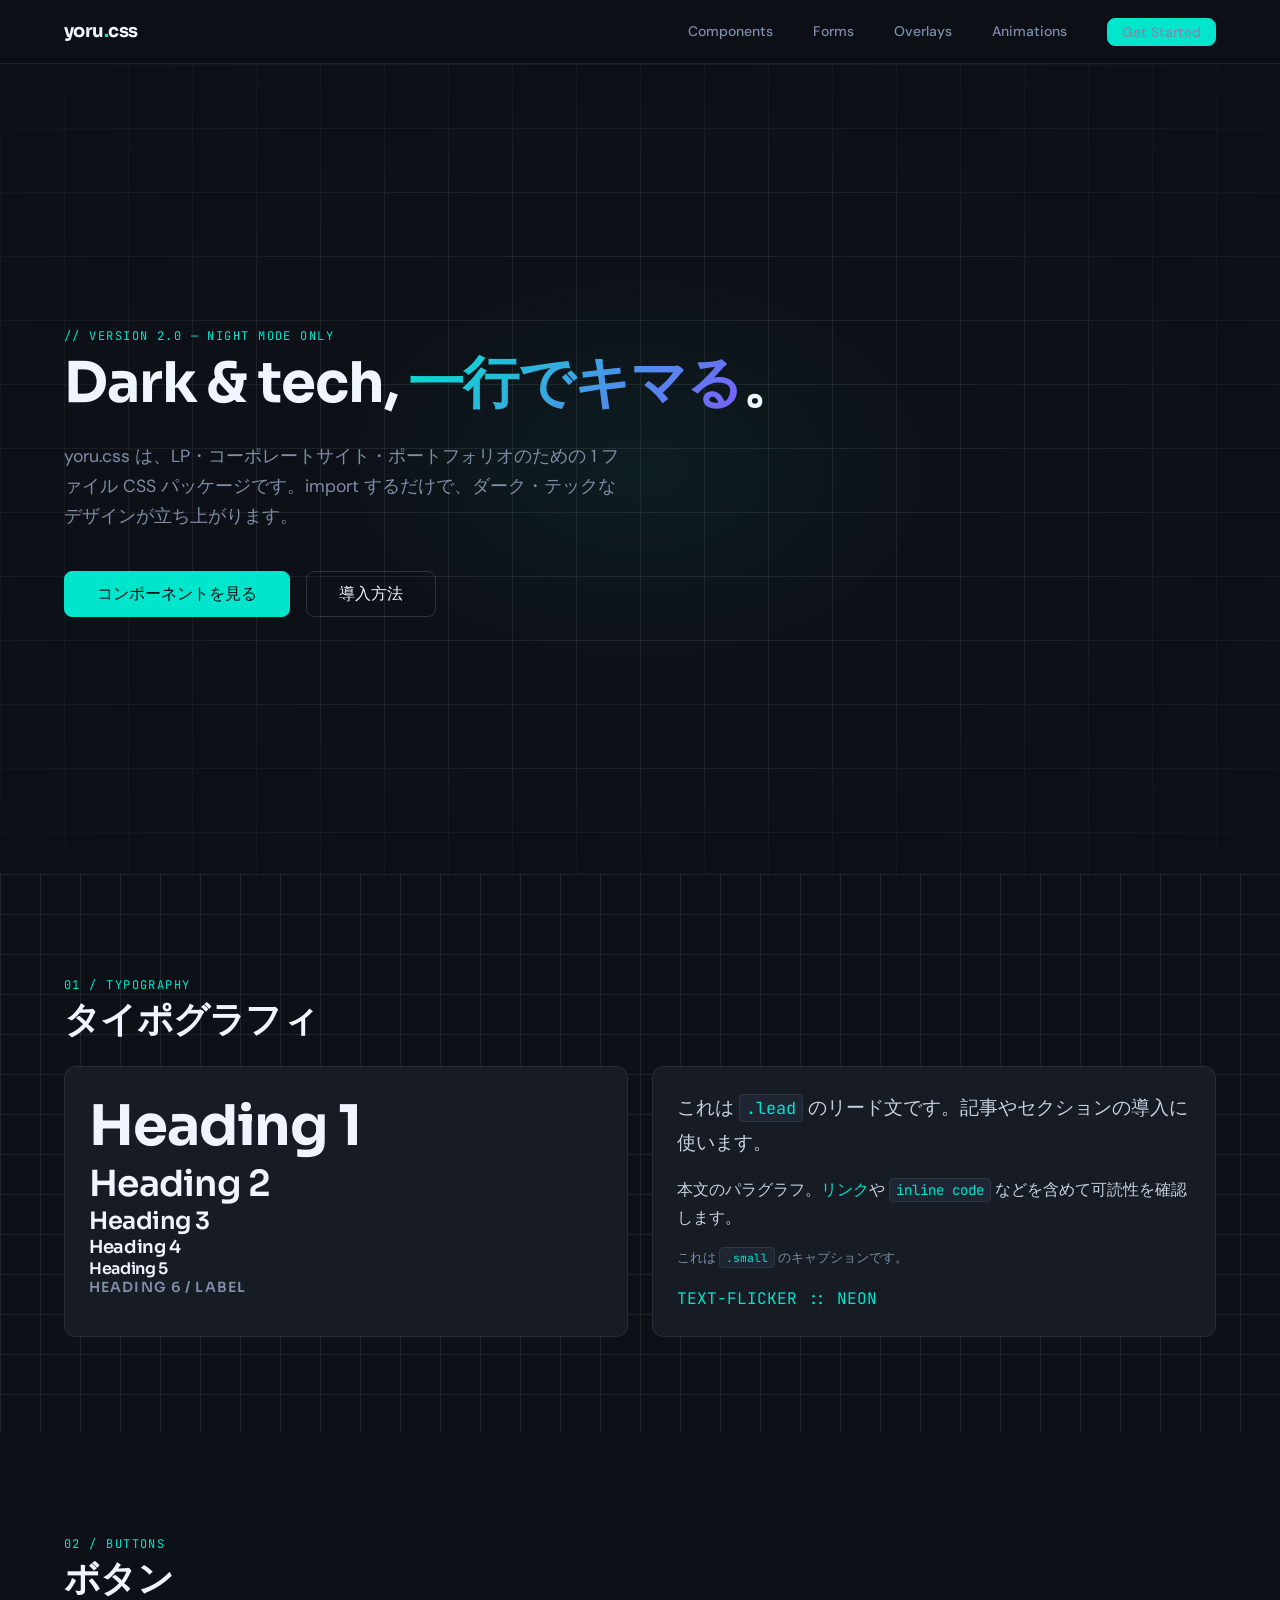
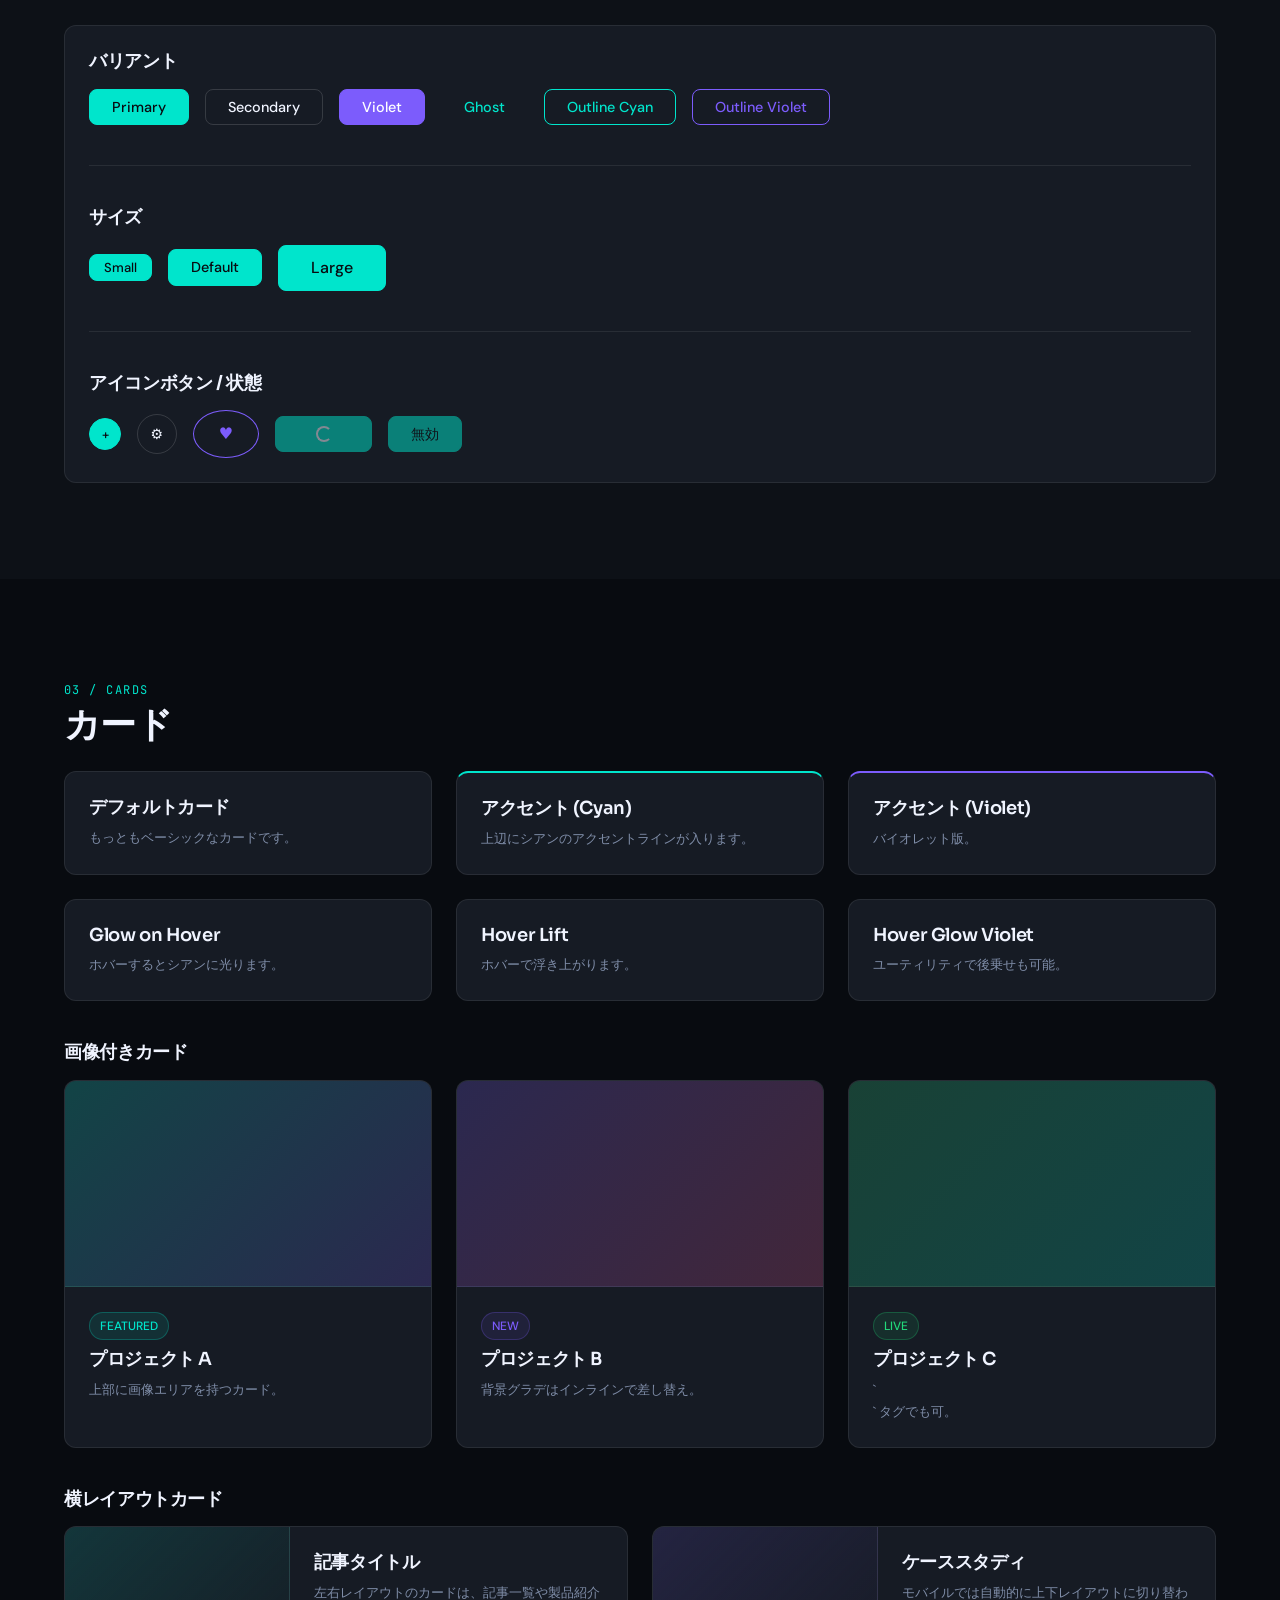
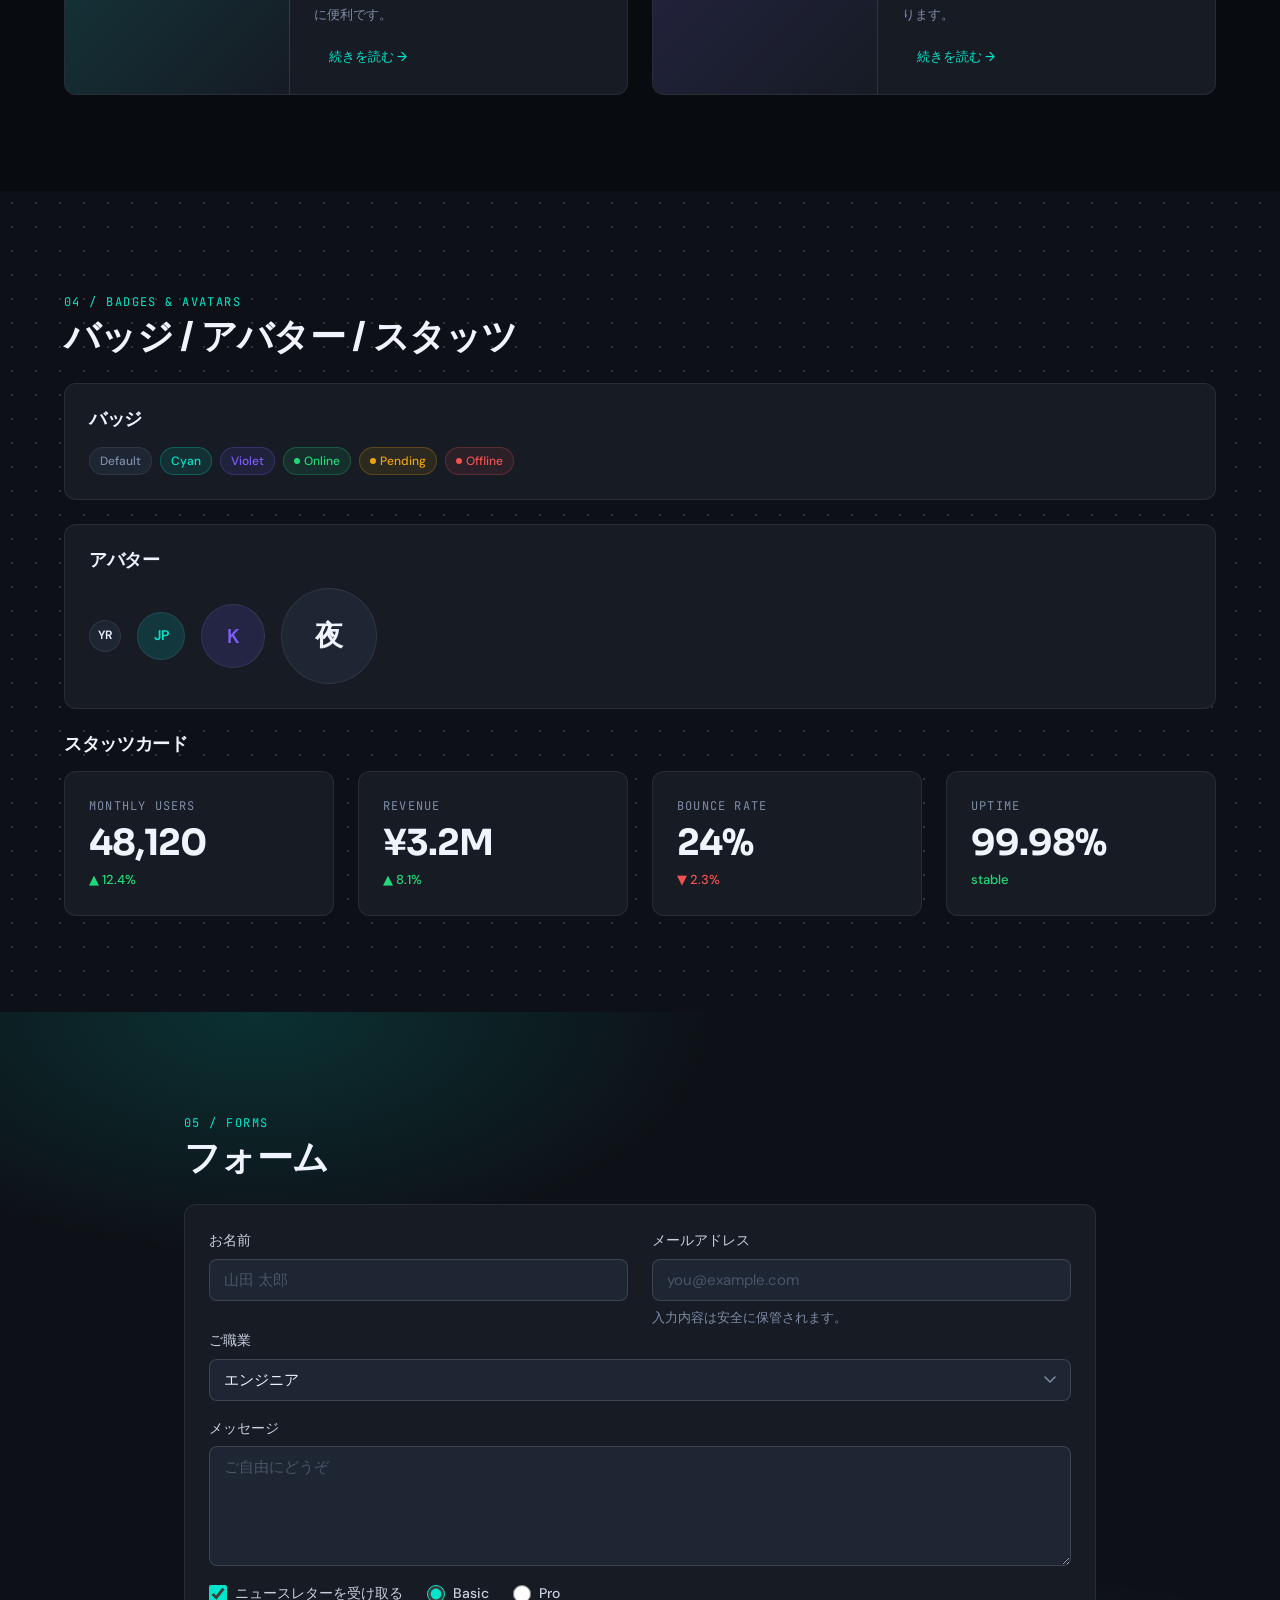
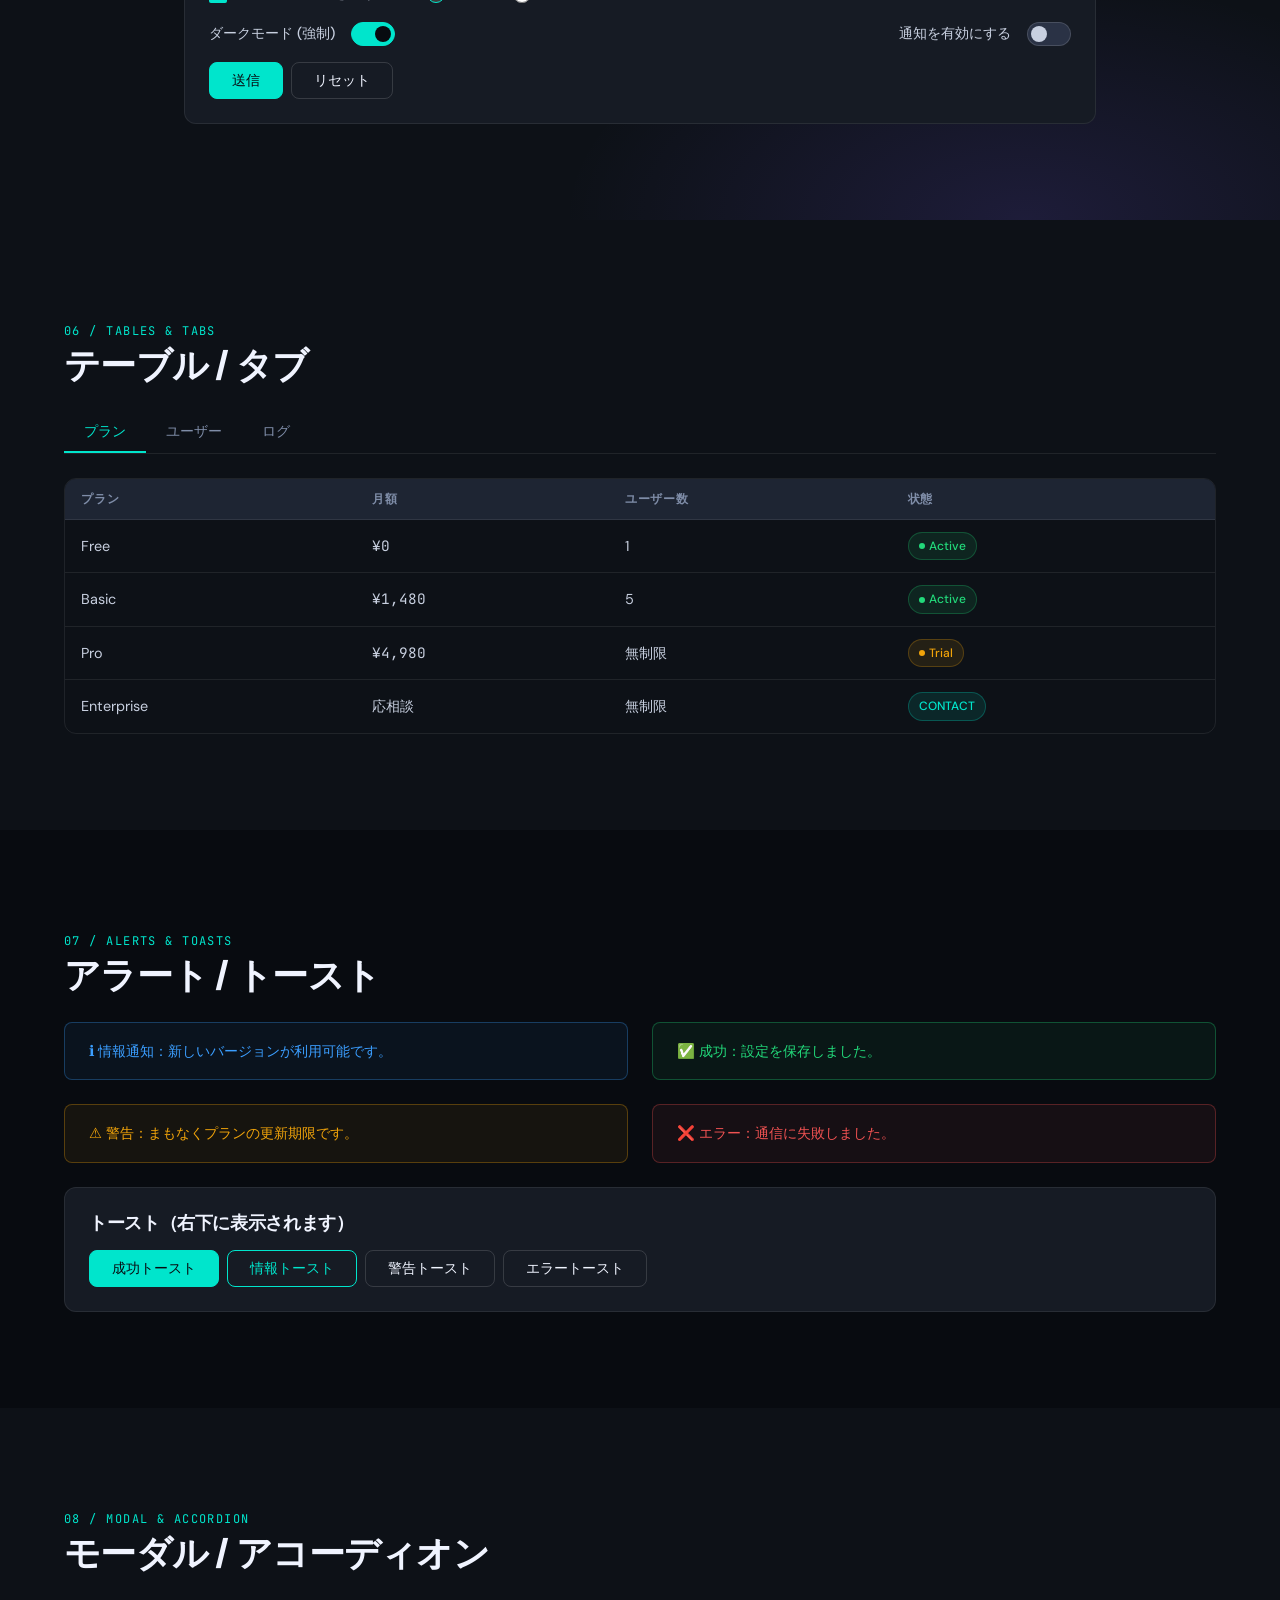
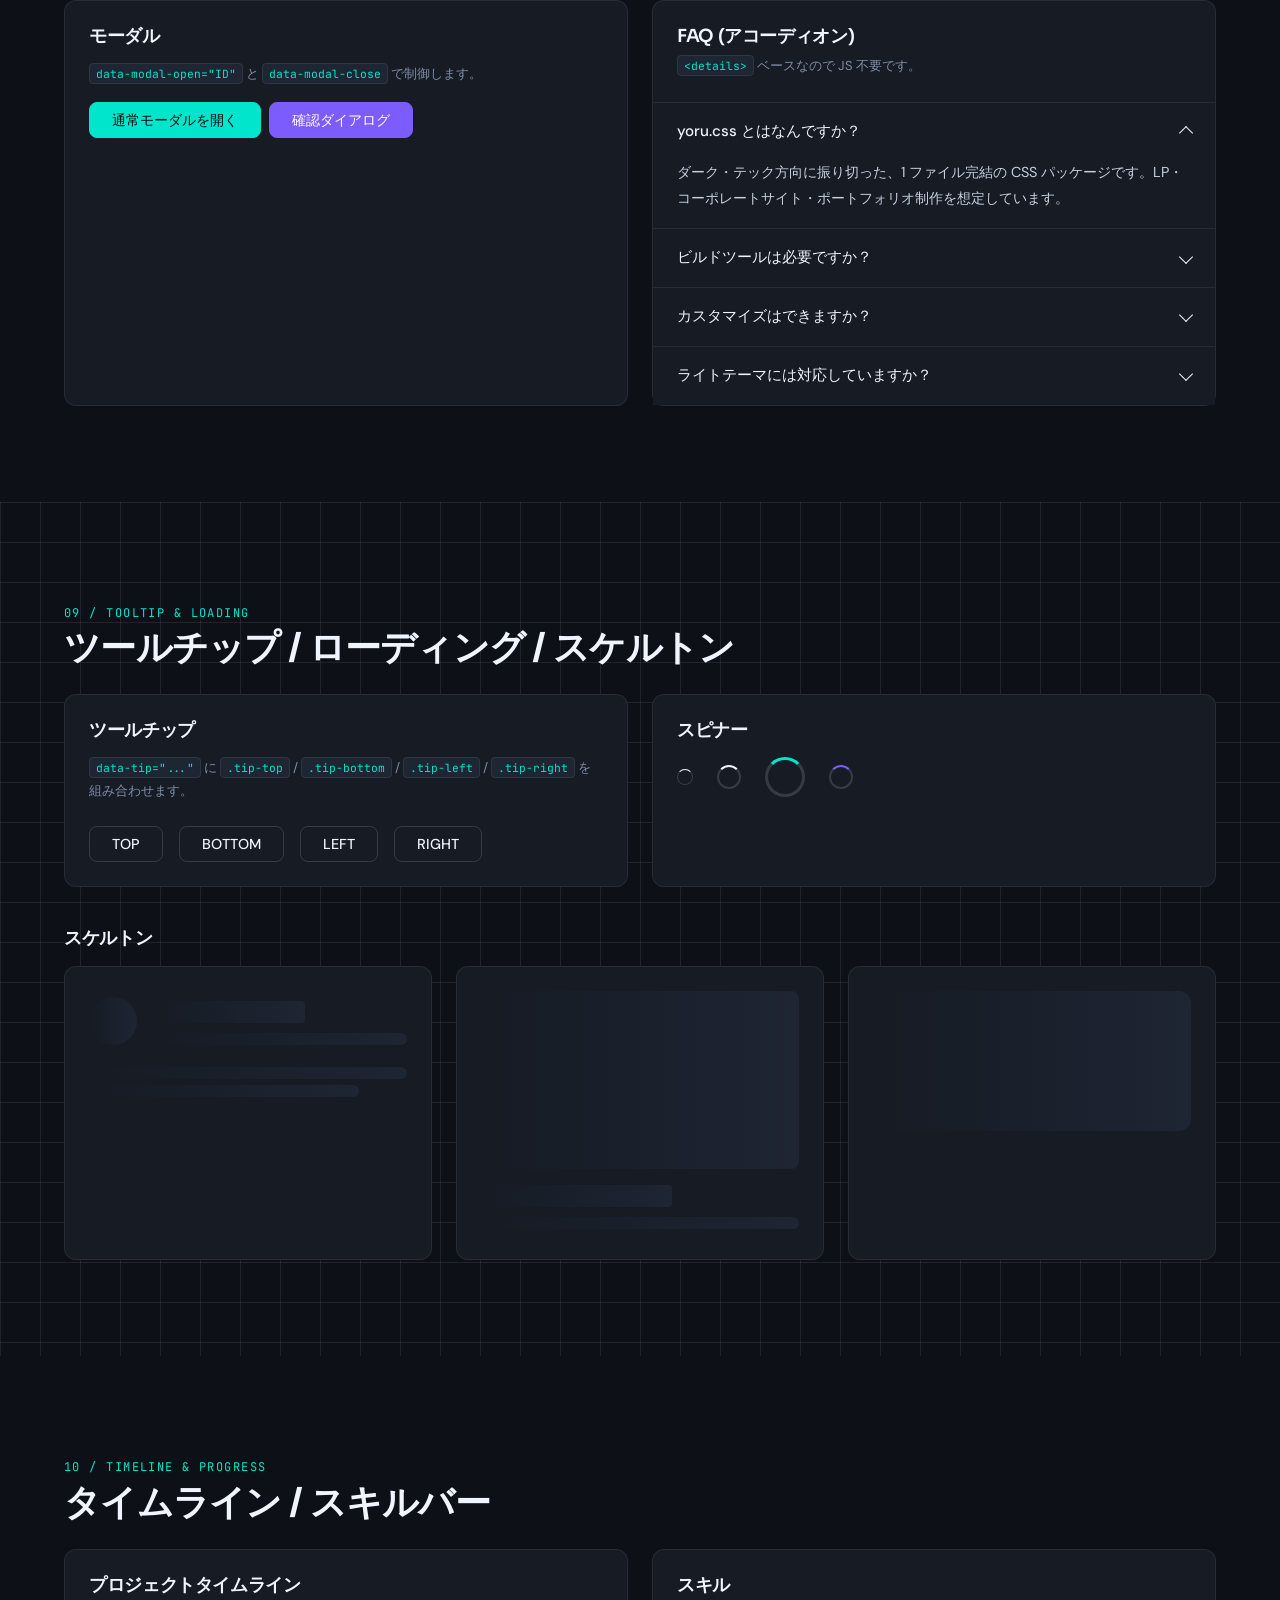
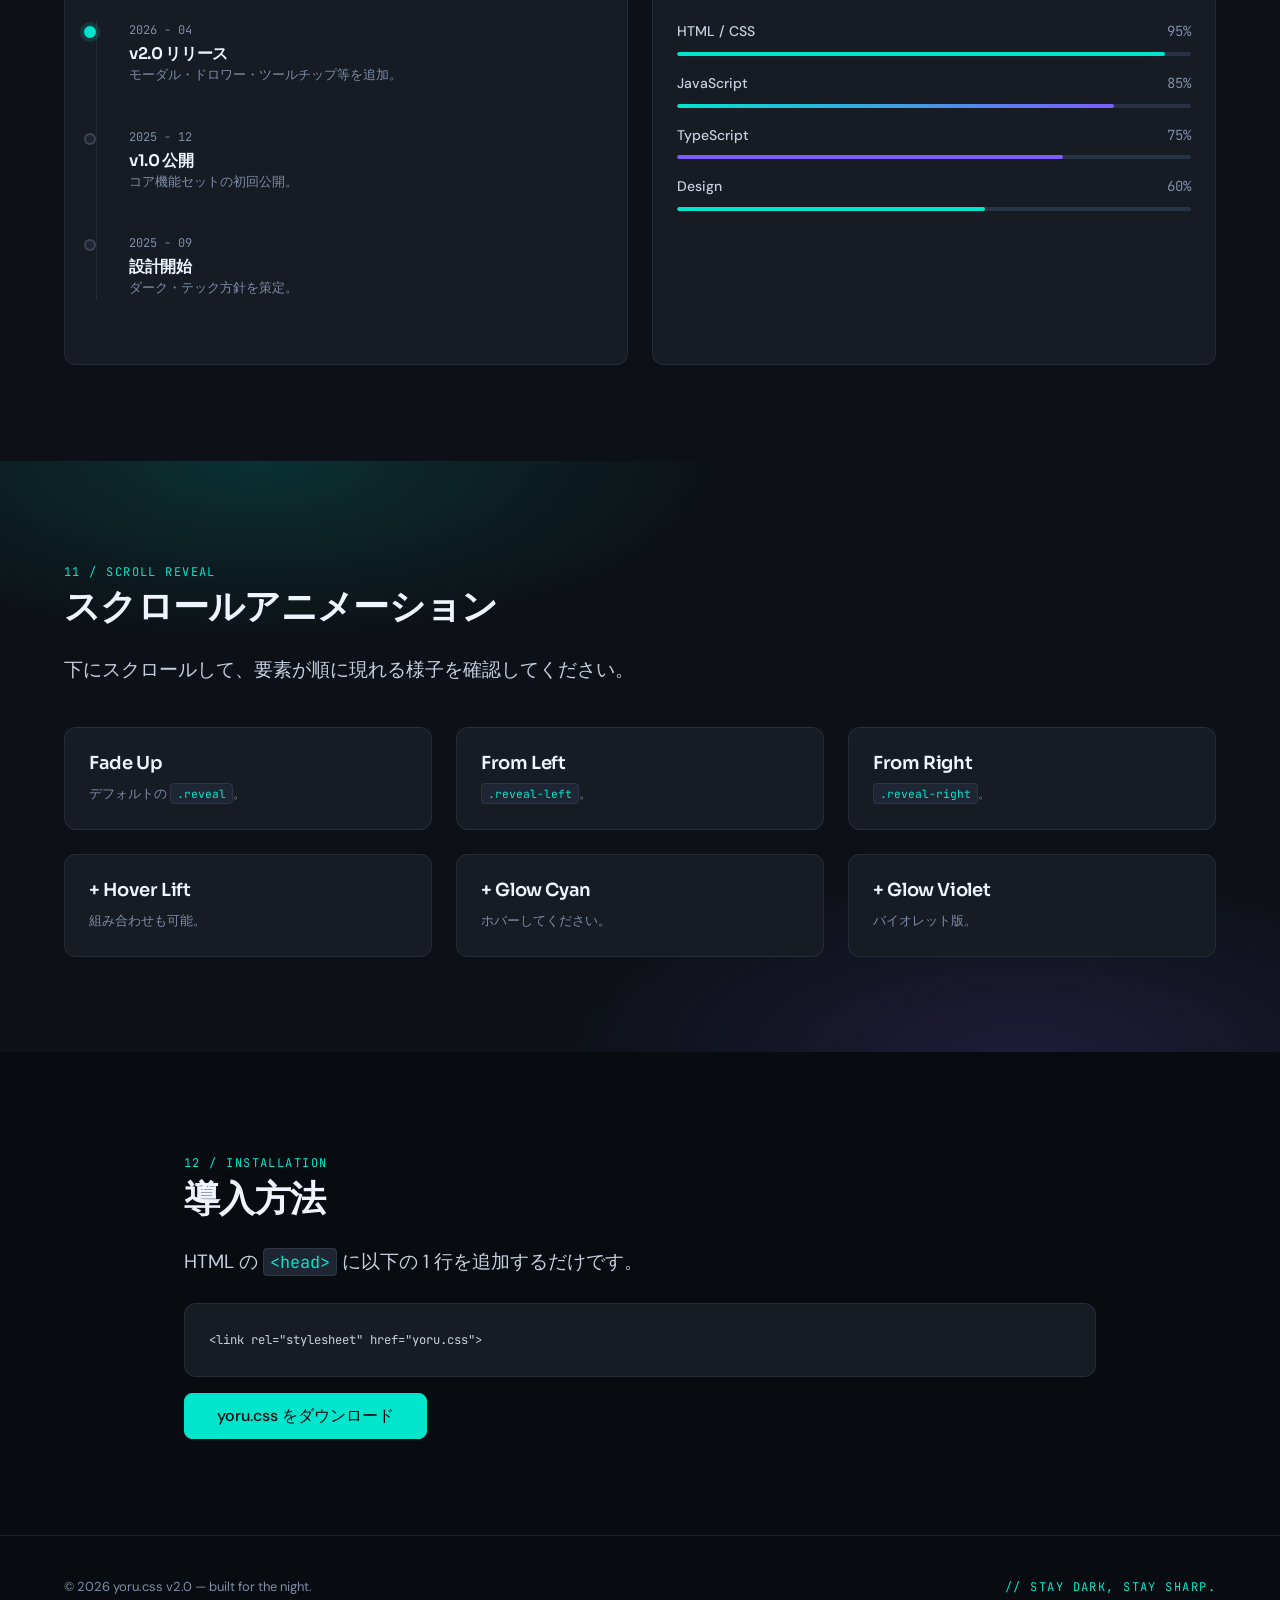
<file: demo.html>
<!DOCTYPE html>
<html lang="ja">
<head>
<meta charset="UTF-8">
<meta name="viewport" content="width=device-width, initial-scale=1.0">
<title>yoru.css v2.0 — Component Demo</title>
<meta name="description" content="ダーク・テック向けCSSパッケージ yoru.css v2.0 の全コンポーネントデモ">
<link rel="stylesheet" href="yoru.css">
</head>
<body class="has-navbar">

<!-- ========== ナビバー ========== -->
<nav class="navbar">
  <div class="container">
    <a href="#top" class="navbar-logo">yoru<span class="text-cyan">.</span>css</a>
    <div class="navbar-nav">
      <a href="#components">Components</a>
      <a href="#forms">Forms</a>
      <a href="#overlays">Overlays</a>
      <a href="#animations">Animations</a>
      <a href="#" class="btn btn-primary btn-sm">Get Started</a>
    </div>
    <button class="hamburger" id="hamburger" aria-label="メニューを開く" aria-expanded="false">
      <span></span><span></span><span></span>
    </button>
  </div>
</nav>

<!-- モバイルドロワー -->
<div class="nav-drawer" id="navDrawer" aria-hidden="true">
  <nav class="nav-drawer-nav">
    <a href="#components">Components</a>
    <a href="#forms">Forms</a>
    <a href="#overlays">Overlays</a>
    <a href="#animations">Animations</a>
    <a href="#" class="btn btn-primary mt-md">Get Started</a>
  </nav>
</div>


<!-- ========== ヒーロー ========== -->
<header class="hero" id="top">
  <div class="container">
    <div class="hero-content">
      <span class="tagline mb-md">// version 2.0 — night mode only</span>
      <h1>Dark &amp; tech, <span class="text-gradient">一行でキマる</span>。</h1>
      <p>yoru.css は、LP・コーポレートサイト・ポートフォリオのための 1 ファイル CSS パッケージです。import するだけで、ダーク・テックなデザインが立ち上がります。</p>
      <div class="hero-actions">
        <a href="#components" class="btn btn-primary btn-lg">コンポーネントを見る</a>
        <a href="#install" class="btn btn-secondary btn-lg">導入方法</a>
      </div>
    </div>
  </div>
</header>


<!-- ========== タイポグラフィ ========== -->
<section id="typography" class="section-grid">
  <div class="container">
    <span class="tagline mb-sm">01 / typography</span>
    <h2 class="mb-lg">タイポグラフィ</h2>

    <div class="grid-2">
      <div class="card">
        <h1>Heading 1</h1>
        <h2>Heading 2</h2>
        <h3>Heading 3</h3>
        <h4>Heading 4</h4>
        <h5>Heading 5</h5>
        <h6>Heading 6 / LABEL</h6>
      </div>
      <div class="card">
        <p class="lead">これは <code>.lead</code> のリード文です。記事やセクションの導入に使います。</p>
        <p>本文のパラグラフ。<a href="#">リンク</a>や <code>inline code</code> などを含めて可読性を確認します。</p>
        <p class="small text-muted">これは <code>.small</code> のキャプションです。</p>
        <p class="text-flicker mono mt-md">TEXT-FLICKER :: NEON</p>
      </div>
    </div>
  </div>
</section>


<!-- ========== ボタン ========== -->
<section id="components">
  <div class="container">
    <span class="tagline mb-sm">02 / buttons</span>
    <h2 class="mb-lg">ボタン</h2>

    <div class="card">
      <h4 class="mb-md">バリアント</h4>
      <div class="flex gap-md" style="flex-wrap:wrap;">
        <button class="btn btn-primary">Primary</button>
        <button class="btn btn-secondary">Secondary</button>
        <button class="btn btn-violet">Violet</button>
        <button class="btn btn-ghost">Ghost</button>
        <button class="btn btn-outline-cyan">Outline Cyan</button>
        <button class="btn btn-outline-violet">Outline Violet</button>
      </div>

      <hr>

      <h4 class="mb-md">サイズ</h4>
      <div class="flex gap-md" style="flex-wrap:wrap; align-items:center;">
        <button class="btn btn-primary btn-sm">Small</button>
        <button class="btn btn-primary">Default</button>
        <button class="btn btn-primary btn-lg">Large</button>
      </div>

      <hr>

      <h4 class="mb-md">アイコンボタン / 状態</h4>
      <div class="flex gap-md" style="flex-wrap:wrap; align-items:center;">
        <button class="btn btn-icon btn-primary btn-sm" aria-label="追加">+</button>
        <button class="btn btn-icon btn-secondary" aria-label="設定">⚙</button>
        <button class="btn btn-icon btn-outline-violet btn-lg" aria-label="お気に入り">♥</button>
        <button class="btn btn-primary is-loading">処理中...</button>
        <button class="btn btn-primary" disabled>無効</button>
      </div>
    </div>
  </div>
</section>


<!-- ========== カード ========== -->
<section class="section-dark">
  <div class="container">
    <span class="tagline mb-sm">03 / cards</span>
    <h2 class="mb-lg">カード</h2>

    <div class="grid-3">
      <div class="card">
        <h4 class="mb-sm">デフォルトカード</h4>
        <p class="text-muted small">もっともベーシックなカードです。</p>
      </div>
      <div class="card card-accent">
        <h4 class="mb-sm">アクセント (Cyan)</h4>
        <p class="text-muted small">上辺にシアンのアクセントラインが入ります。</p>
      </div>
      <div class="card card-accent-violet">
        <h4 class="mb-sm">アクセント (Violet)</h4>
        <p class="text-muted small">バイオレット版。</p>
      </div>
      <div class="card card-glow">
        <h4 class="mb-sm">Glow on Hover</h4>
        <p class="text-muted small">ホバーするとシアンに光ります。</p>
      </div>
      <div class="card card-hover-lift">
        <h4 class="mb-sm">Hover Lift</h4>
        <p class="text-muted small">ホバーで浮き上がります。</p>
      </div>
      <div class="card hover-glow-violet">
        <h4 class="mb-sm">Hover Glow Violet</h4>
        <p class="text-muted small">ユーティリティで後乗せも可能。</p>
      </div>
    </div>

    <h4 class="mt-xl mb-md">画像付きカード</h4>
    <div class="grid-3">
      <div class="card card-image">
        <div class="card-img" style="background:linear-gradient(135deg,#00e5cc33,#7c5cfc33);aspect-ratio:16/9;"></div>
        <div class="card-body">
          <span class="badge badge-cyan mb-sm">FEATURED</span>
          <h4 class="mb-sm">プロジェクト A</h4>
          <p class="small text-muted">上部に画像エリアを持つカード。</p>
        </div>
      </div>
      <div class="card card-image">
        <div class="card-img" style="background:linear-gradient(135deg,#7c5cfc33,#f0529233);aspect-ratio:16/9;"></div>
        <div class="card-body">
          <span class="badge badge-violet mb-sm">NEW</span>
          <h4 class="mb-sm">プロジェクト B</h4>
          <p class="small text-muted">背景グラデはインラインで差し替え。</p>
        </div>
      </div>
      <div class="card card-image">
        <div class="card-img" style="background:linear-gradient(135deg,#22d97a33,#00e5cc33);aspect-ratio:16/9;"></div>
        <div class="card-body">
          <span class="badge badge-success mb-sm">LIVE</span>
          <h4 class="mb-sm">プロジェクト C</h4>
          <p class="small text-muted">`<img>` タグでも可。</p>
        </div>
      </div>
    </div>

    <h4 class="mt-xl mb-md">横レイアウトカード</h4>
    <div class="grid-2">
      <div class="card card-horizontal card-hover-lift">
        <div class="card-img" style="background:linear-gradient(135deg,#00e5cc22,#161b24);"></div>
        <div class="card-body">
          <h4 class="mb-sm">記事タイトル</h4>
          <p class="small text-muted mb-md">左右レイアウトのカードは、記事一覧や製品紹介に便利です。</p>
          <a href="#" class="btn btn-ghost btn-sm">続きを読む →</a>
        </div>
      </div>
      <div class="card card-horizontal card-hover-lift">
        <div class="card-img" style="background:linear-gradient(135deg,#7c5cfc22,#161b24);"></div>
        <div class="card-body">
          <h4 class="mb-sm">ケーススタディ</h4>
          <p class="small text-muted mb-md">モバイルでは自動的に上下レイアウトに切り替わります。</p>
          <a href="#" class="btn btn-ghost btn-sm">続きを読む →</a>
        </div>
      </div>
    </div>
  </div>
</section>


<!-- ========== バッジ・アバター・スタッツ ========== -->
<section class="section-dots">
  <div class="container">
    <span class="tagline mb-sm">04 / badges & avatars</span>
    <h2 class="mb-lg">バッジ / アバター / スタッツ</h2>

    <div class="card mb-lg">
      <h4 class="mb-md">バッジ</h4>
      <div class="flex gap-sm" style="flex-wrap:wrap;">
        <span class="badge">Default</span>
        <span class="badge badge-cyan">Cyan</span>
        <span class="badge badge-violet">Violet</span>
        <span class="badge badge-success badge-dot">Online</span>
        <span class="badge badge-warning badge-dot">Pending</span>
        <span class="badge badge-danger badge-dot">Offline</span>
      </div>
    </div>

    <div class="card mb-lg">
      <h4 class="mb-md">アバター</h4>
      <div class="flex gap-md" style="align-items:center; flex-wrap:wrap;">
        <span class="avatar avatar-sm">YR</span>
        <span class="avatar avatar-md avatar-cyan">JP</span>
        <span class="avatar avatar-lg avatar-violet">K</span>
        <span class="avatar avatar-xl">夜</span>
      </div>
    </div>

    <h4 class="mb-md">スタッツカード</h4>
    <div class="grid-4">
      <div class="stat-card">
        <div class="stat-label">Monthly Users</div>
        <div class="stat-value">48,120</div>
        <div class="stat-delta up">▲ 12.4%</div>
      </div>
      <div class="stat-card">
        <div class="stat-label">Revenue</div>
        <div class="stat-value">¥3.2M</div>
        <div class="stat-delta up">▲ 8.1%</div>
      </div>
      <div class="stat-card">
        <div class="stat-label">Bounce Rate</div>
        <div class="stat-value">24%</div>
        <div class="stat-delta down">▼ 2.3%</div>
      </div>
      <div class="stat-card">
        <div class="stat-label">Uptime</div>
        <div class="stat-value">99.98%</div>
        <div class="stat-delta up">stable</div>
      </div>
    </div>
  </div>
</section>


<!-- ========== フォーム ========== -->
<section id="forms" class="section-gradient">
  <div class="container container-md">
    <span class="tagline mb-sm">05 / forms</span>
    <h2 class="mb-lg">フォーム</h2>

    <div class="card">
      <div class="grid-2">
        <div class="form-group">
          <label for="f-name">お名前</label>
          <input id="f-name" type="text" placeholder="山田 太郎">
        </div>
        <div class="form-group">
          <label for="f-email">メールアドレス</label>
          <input id="f-email" type="email" placeholder="you@example.com">
          <span class="form-hint">入力内容は安全に保管されます。</span>
        </div>
      </div>

      <div class="form-group">
        <label for="f-role">ご職業</label>
        <select id="f-role">
          <option>エンジニア</option>
          <option>デザイナー</option>
          <option>プロダクトマネージャー</option>
          <option>その他</option>
        </select>
      </div>

      <div class="form-group">
        <label for="f-msg">メッセージ</label>
        <textarea id="f-msg" placeholder="ご自由にどうぞ"></textarea>
      </div>

      <div class="flex gap-lg mb-md" style="flex-wrap:wrap;">
        <label class="checkbox">
          <input type="checkbox" checked>
          <span>ニュースレターを受け取る</span>
        </label>
        <label class="radio">
          <input type="radio" name="plan" checked>
          <span>Basic</span>
        </label>
        <label class="radio">
          <input type="radio" name="plan">
          <span>Pro</span>
        </label>
      </div>

      <div class="flex-between mb-md" style="flex-wrap:wrap; gap:var(--space-md);">
        <label class="switch-field">
          <span>ダークモード (強制)</span>
          <span class="switch">
            <input type="checkbox" checked>
            <span class="switch-slider"></span>
          </span>
        </label>
        <label class="switch-field">
          <span>通知を有効にする</span>
          <span class="switch">
            <input type="checkbox">
            <span class="switch-slider"></span>
          </span>
        </label>
      </div>

      <div class="flex gap-sm">
        <button class="btn btn-primary">送信</button>
        <button class="btn btn-secondary">リセット</button>
      </div>
    </div>
  </div>
</section>


<!-- ========== テーブル・タブ ========== -->
<section>
  <div class="container">
    <span class="tagline mb-sm">06 / tables & tabs</span>
    <h2 class="mb-lg">テーブル / タブ</h2>

    <div class="tabs mb-lg">
      <button class="tab is-active" onclick="yoruSwitchTab(this, 'tab-1')">プラン</button>
      <button class="tab" onclick="yoruSwitchTab(this, 'tab-2')">ユーザー</button>
      <button class="tab" onclick="yoruSwitchTab(this, 'tab-3')">ログ</button>
    </div>

    <div id="tab-1">
      <div class="table-wrap">
        <table>
          <thead>
            <tr>
              <th>プラン</th><th>月額</th><th>ユーザー数</th><th>状態</th>
            </tr>
          </thead>
          <tbody>
            <tr><td>Free</td><td class="mono">¥0</td><td>1</td><td><span class="badge badge-success badge-dot">Active</span></td></tr>
            <tr><td>Basic</td><td class="mono">¥1,480</td><td>5</td><td><span class="badge badge-success badge-dot">Active</span></td></tr>
            <tr><td>Pro</td><td class="mono">¥4,980</td><td>無制限</td><td><span class="badge badge-warning badge-dot">Trial</span></td></tr>
            <tr><td>Enterprise</td><td class="mono">応相談</td><td>無制限</td><td><span class="badge badge-cyan">CONTACT</span></td></tr>
          </tbody>
        </table>
      </div>
    </div>
    <div id="tab-2" class="hidden">
      <div class="card"><p class="text-muted">ユーザー一覧タブのコンテンツ。</p></div>
    </div>
    <div id="tab-3" class="hidden">
      <div class="card"><pre><code>[INFO] 2026-04-18 10:21:03 system up
[WARN] 2026-04-18 10:22:41 cache miss
[INFO] 2026-04-18 10:23:12 rebuilt index</code></pre></div>
    </div>
  </div>
</section>


<!-- ========== アラート & トースト ========== -->
<section id="overlays" class="section-dark">
  <div class="container">
    <span class="tagline mb-sm">07 / alerts & toasts</span>
    <h2 class="mb-lg">アラート / トースト</h2>

    <div class="grid-2 mb-lg">
      <div class="alert alert-info">ℹ️ 情報通知：新しいバージョンが利用可能です。</div>
      <div class="alert alert-success">✅ 成功：設定を保存しました。</div>
      <div class="alert alert-warning">⚠️ 警告：まもなくプランの更新期限です。</div>
      <div class="alert alert-danger">❌ エラー：通信に失敗しました。</div>
    </div>

    <div class="card">
      <h4 class="mb-md">トースト（右下に表示されます）</h4>
      <div class="flex gap-sm" style="flex-wrap:wrap;">
        <button class="btn btn-primary" onclick="yoruToast({type:'success',title:'完了しました',body:'データを保存しました'})">成功トースト</button>
        <button class="btn btn-outline-cyan" onclick="yoruToast({type:'info',title:'お知らせ',body:'新しい通知があります'})">情報トースト</button>
        <button class="btn btn-secondary" onclick="yoruToast({type:'warning',title:'注意',body:'接続が不安定です'})">警告トースト</button>
        <button class="btn btn-secondary" onclick="yoruToast({type:'danger',title:'エラー',body:'送信に失敗しました'})">エラートースト</button>
      </div>
    </div>
  </div>
</section>


<!-- ========== モーダル & アコーディオン ========== -->
<section>
  <div class="container">
    <span class="tagline mb-sm">08 / modal & accordion</span>
    <h2 class="mb-lg">モーダル / アコーディオン</h2>

    <div class="grid-2">
      <div class="card">
        <h4 class="mb-md">モーダル</h4>
        <p class="small text-muted mb-md"><code>data-modal-open="ID"</code> と <code>data-modal-close</code> で制御します。</p>
        <div class="flex gap-sm" style="flex-wrap:wrap;">
          <button class="btn btn-primary" data-modal-open="demoModal">通常モーダルを開く</button>
          <button class="btn btn-violet" data-modal-open="confirmModal">確認ダイアログ</button>
        </div>
      </div>

      <div class="card" style="padding:0;">
        <div style="padding:var(--space-lg);">
          <h4 class="mb-sm">FAQ (アコーディオン)</h4>
          <p class="small text-muted"><code>&lt;details&gt;</code> ベースなので JS 不要です。</p>
        </div>
        <div class="accordion" style="border-radius:0;border-left:none;border-right:none;border-bottom:none;">
          <details class="accordion-item" open>
            <summary>yoru.css とはなんですか？</summary>
            <div>ダーク・テック方向に振り切った、1 ファイル完結の CSS パッケージです。LP・コーポレートサイト・ポートフォリオ制作を想定しています。</div>
          </details>
          <details class="accordion-item">
            <summary>ビルドツールは必要ですか？</summary>
            <div>不要です。<code>&lt;link rel="stylesheet" href="yoru.css"&gt;</code> の 1 行だけで全スタイルが適用されます。</div>
          </details>
          <details class="accordion-item">
            <summary>カスタマイズはできますか？</summary>
            <div>CSS 変数（カスタムプロパティ）でカラー・スペーシング・シャドウなどを一元管理しています。<code>:root</code> を上書きすれば全体のトーンを変更できます。</div>
          </details>
          <details class="accordion-item">
            <summary>ライトテーマには対応していますか？</summary>
            <div>しません。yoru.css は「夜」に特化した設計です。ただし <code>&lt;body class="theme-soft"&gt;</code> でやや明るめのダークに切り替えられます。</div>
          </details>
        </div>
      </div>
    </div>
  </div>
</section>

<!-- モーダル本体 -->
<div class="modal-overlay" id="demoModal" data-modal-close role="dialog" aria-labelledby="demoModalTitle">
  <div class="modal" onclick="event.stopPropagation()">
    <div class="modal-header">
      <h3 class="modal-title" id="demoModalTitle">お知らせ</h3>
      <button class="modal-close" data-modal-close aria-label="閉じる">×</button>
    </div>
    <div class="modal-body">
      <p>これは yoru.css のモーダルデモです。背景クリック、<kbd>Esc</kbd> キー、または右上の × ボタンで閉じられます。</p>
      <p class="mt-md"><span class="tagline">// note</span><br>
      モバイルでは左右に余白を確保し、本文領域のみがスクロールします。</p>
    </div>
    <div class="modal-footer">
      <button class="btn btn-secondary" data-modal-close>キャンセル</button>
      <button class="btn btn-primary" data-modal-close>OK</button>
    </div>
  </div>
</div>

<div class="modal-overlay" id="confirmModal" data-modal-close role="dialog">
  <div class="modal modal-sm" onclick="event.stopPropagation()">
    <div class="modal-header">
      <h3 class="modal-title">本当に削除しますか？</h3>
    </div>
    <div class="modal-body">
      <p class="small text-muted">この操作は取り消せません。</p>
    </div>
    <div class="modal-footer">
      <button class="btn btn-ghost" data-modal-close>キャンセル</button>
      <button class="btn btn-violet" data-modal-close onclick="yoruToast({type:'danger',title:'削除しました',body:'項目を削除しました'})">削除する</button>
    </div>
  </div>
</div>


<!-- ========== ツールチップ & スピナー & スケルトン ========== -->
<section class="section-grid">
  <div class="container">
    <span class="tagline mb-sm">09 / tooltip & loading</span>
    <h2 class="mb-lg">ツールチップ / ローディング / スケルトン</h2>

    <div class="grid-2">
      <div class="card">
        <h4 class="mb-md">ツールチップ</h4>
        <p class="small text-muted mb-lg"><code>data-tip="..."</code> に <code>.tip-top</code> / <code>.tip-bottom</code> / <code>.tip-left</code> / <code>.tip-right</code> を組み合わせます。</p>
        <div class="flex gap-md" style="flex-wrap:wrap;">
          <button class="btn btn-secondary" data-tip="上に表示されます">TOP</button>
          <button class="btn btn-secondary tip-bottom" data-tip="下に表示されます">BOTTOM</button>
          <button class="btn btn-secondary tip-left" data-tip="左に表示されます">LEFT</button>
          <button class="btn btn-secondary tip-right" data-tip="右に表示されます">RIGHT</button>
        </div>
      </div>

      <div class="card">
        <h4 class="mb-md">スピナー</h4>
        <div class="flex gap-lg" style="align-items:center; flex-wrap:wrap;">
          <span class="spinner spinner-sm"></span>
          <span class="spinner"></span>
          <span class="spinner-cyan spinner spinner-lg"></span>
          <span class="spinner-violet spinner"></span>
        </div>
      </div>
    </div>

    <h4 class="mt-xl mb-md">スケルトン</h4>
    <div class="grid-3">
      <div class="card">
        <div class="flex gap-md mb-md" style="align-items:center;">
          <div class="skeleton skeleton-avatar"></div>
          <div style="flex:1;">
            <div class="skeleton skeleton-title"></div>
            <div class="skeleton skeleton-text"></div>
          </div>
        </div>
        <div class="skeleton skeleton-text"></div>
        <div class="skeleton skeleton-text" style="width:85%;"></div>
      </div>
      <div class="card">
        <div class="skeleton skeleton-image mb-md"></div>
        <div class="skeleton skeleton-title"></div>
        <div class="skeleton skeleton-text"></div>
      </div>
      <div class="card">
        <div class="skeleton skeleton-card"></div>
      </div>
    </div>
  </div>
</section>


<!-- ========== タイムライン & スキルバー ========== -->
<section>
  <div class="container">
    <span class="tagline mb-sm">10 / timeline & progress</span>
    <h2 class="mb-lg">タイムライン / スキルバー</h2>

    <div class="grid-2">
      <div class="card">
        <h4 class="mb-lg">プロジェクトタイムライン</h4>
        <div class="timeline">
          <div class="timeline-item is-active">
            <div class="timeline-date">2026 - 04</div>
            <h5>v2.0 リリース</h5>
            <p class="small text-muted">モーダル・ドロワー・ツールチップ等を追加。</p>
          </div>
          <div class="timeline-item">
            <div class="timeline-date">2025 - 12</div>
            <h5>v1.0 公開</h5>
            <p class="small text-muted">コア機能セットの初回公開。</p>
          </div>
          <div class="timeline-item">
            <div class="timeline-date">2025 - 09</div>
            <h5>設計開始</h5>
            <p class="small text-muted">ダーク・テック方針を策定。</p>
          </div>
        </div>
      </div>

      <div class="card">
        <h4 class="mb-lg">スキル</h4>
        <div class="skill-item">
          <div class="skill-header">
            <span class="skill-name">HTML / CSS</span>
            <span class="skill-pct">95%</span>
          </div>
          <div class="progress"><div class="progress-bar" style="width:95%;"></div></div>
        </div>
        <div class="skill-item">
          <div class="skill-header">
            <span class="skill-name">JavaScript</span>
            <span class="skill-pct">85%</span>
          </div>
          <div class="progress"><div class="progress-bar gradient" style="width:85%;"></div></div>
        </div>
        <div class="skill-item">
          <div class="skill-header">
            <span class="skill-name">TypeScript</span>
            <span class="skill-pct">75%</span>
          </div>
          <div class="progress"><div class="progress-bar violet" style="width:75%;"></div></div>
        </div>
        <div class="skill-item">
          <div class="skill-header">
            <span class="skill-name">Design</span>
            <span class="skill-pct">60%</span>
          </div>
          <div class="progress"><div class="progress-bar" style="width:60%;"></div></div>
        </div>
      </div>
    </div>
  </div>
</section>


<!-- ========== スクロールリビール ========== -->
<section id="animations" class="section-gradient">
  <div class="container">
    <span class="tagline mb-sm">11 / scroll reveal</span>
    <h2 class="mb-lg">スクロールアニメーション</h2>
    <p class="lead mb-xl">下にスクロールして、要素が順に現れる様子を確認してください。</p>

    <div class="grid-3">
      <div class="card reveal">
        <h4 class="mb-sm">Fade Up</h4>
        <p class="small text-muted">デフォルトの <code>.reveal</code>。</p>
      </div>
      <div class="card reveal reveal-left">
        <h4 class="mb-sm">From Left</h4>
        <p class="small text-muted"><code>.reveal-left</code>。</p>
      </div>
      <div class="card reveal reveal-right">
        <h4 class="mb-sm">From Right</h4>
        <p class="small text-muted"><code>.reveal-right</code>。</p>
      </div>
      <div class="card reveal hover-lift">
        <h4 class="mb-sm">+ Hover Lift</h4>
        <p class="small text-muted">組み合わせも可能。</p>
      </div>
      <div class="card reveal hover-glow-cyan">
        <h4 class="mb-sm">+ Glow Cyan</h4>
        <p class="small text-muted">ホバーしてください。</p>
      </div>
      <div class="card reveal hover-glow-violet">
        <h4 class="mb-sm">+ Glow Violet</h4>
        <p class="small text-muted">バイオレット版。</p>
      </div>
    </div>
  </div>
</section>


<!-- ========== 導入方法 ========== -->
<section id="install" class="section-dark">
  <div class="container container-md">
    <span class="tagline mb-sm">12 / installation</span>
    <h2 class="mb-lg">導入方法</h2>
    <p class="lead mb-lg">HTML の <code>&lt;head&gt;</code> に以下の 1 行を追加するだけです。</p>
    <pre><code>&lt;link rel="stylesheet" href="yoru.css"&gt;</code></pre>
    <p class="mt-md"><a href="yoru.css" download class="btn btn-primary btn-lg">yoru.css をダウンロード</a></p>
  </div>
</section>


<!-- ========== フッター ========== -->
<footer class="section-sm section-dark" style="border-top:1px solid var(--border);">
  <div class="container flex-between" style="flex-wrap:wrap; gap:var(--space-md);">
    <span class="text-muted small">© 2026 yoru.css v2.0 — built for the night.</span>
    <span class="tagline">// stay dark, stay sharp.</span>
  </div>
</footer>


<!-- トースト挿入先 -->
<div class="toast-stack" id="toastStack" aria-live="polite"></div>


<script>
  /* ========== ハンバーガー / ドロワー ========== */
  (function(){
    var btn    = document.getElementById('hamburger');
    var drawer = document.getElementById('navDrawer');
    if(!btn || !drawer) return;
    btn.addEventListener('click', function(){
      var open = btn.classList.toggle('is-open');
      drawer.classList.toggle('is-open', open);
      document.body.classList.toggle('no-scroll', open);
      btn.setAttribute('aria-expanded', open);
      drawer.setAttribute('aria-hidden', !open);
    });
    // ドロワー内リンク押下で閉じる
    drawer.querySelectorAll('a').forEach(function(a){
      a.addEventListener('click', function(){
        btn.classList.remove('is-open');
        drawer.classList.remove('is-open');
        document.body.classList.remove('no-scroll');
      });
    });
  })();

  /* ========== モーダル ========== */
  (function(){
    document.querySelectorAll('[data-modal-open]').forEach(function(trg){
      trg.addEventListener('click', function(){
        var id = trg.getAttribute('data-modal-open');
        var m  = document.getElementById(id);
        if(m) m.classList.add('is-open');
      });
    });
    document.querySelectorAll('[data-modal-close]').forEach(function(trg){
      trg.addEventListener('click', function(e){
        if(e.target !== trg && !trg.hasAttribute('data-modal-close')) return;
        var m = trg.closest('.modal-overlay');
        if(m) m.classList.remove('is-open');
      });
    });
    document.addEventListener('keydown', function(e){
      if(e.key === 'Escape'){
        document.querySelectorAll('.modal-overlay.is-open').forEach(function(m){
          m.classList.remove('is-open');
        });
      }
    });
  })();

  /* ========== タブ切り替え ========== */
  function yoruSwitchTab(btn, targetId){
    var tabs = btn.parentElement.querySelectorAll('.tab');
    tabs.forEach(function(t){ t.classList.remove('is-active'); });
    btn.classList.add('is-active');
    ['tab-1','tab-2','tab-3'].forEach(function(id){
      var el = document.getElementById(id);
      if(el) el.classList.toggle('hidden', id !== targetId);
    });
  }

  /* ========== トースト ========== */
  function yoruToast(opts){
    opts = opts || {};
    var stack = document.getElementById('toastStack');
    if(!stack) return;
    var t = document.createElement('div');
    t.className = 'toast toast-' + (opts.type || 'info');
    t.innerHTML =
      '<div style="flex:1;">' +
        (opts.title ? '<div class="toast-title">' + opts.title + '</div>' : '') +
        (opts.body  ? '<div class="toast-body">'  + opts.body  + '</div>' : '') +
      '</div>' +
      '<button class="toast-close" aria-label="閉じる">×</button>';
    stack.appendChild(t);
    var remove = function(){
      t.classList.add('is-leaving');
      setTimeout(function(){ if(t.parentNode) t.parentNode.removeChild(t); }, 260);
    };
    t.querySelector('.toast-close').addEventListener('click', remove);
    setTimeout(remove, opts.duration || 3800);
  }

  /* ========== スクロールリビール ========== */
  (function(){
    if(!('IntersectionObserver' in window)){
      document.querySelectorAll('.reveal, .reveal-left, .reveal-right, .reveal-up').forEach(function(el){
        el.classList.add('is-visible');
      });
      return;
    }
    var io = new IntersectionObserver(function(entries){
      entries.forEach(function(ent){
        if(ent.isIntersecting){
          ent.target.classList.add('is-visible');
          io.unobserve(ent.target);
        }
      });
    }, { threshold: 0.12, rootMargin: '0px 0px -40px 0px' });
    document.querySelectorAll('.reveal, .reveal-left, .reveal-right, .reveal-up').forEach(function(el){
      io.observe(el);
    });
  })();
</script>

</body>
</html>
</file>
<file: yoru.css>
@import url('https://fonts.googleapis.com/css2?family=Sora:wght@300;400;600;700&family=DM+Sans:wght@300;400;500;600&family=JetBrains+Mono:wght@400;500&display=swap');

/* ============================================================
   yoru.css v2.0
   ダーク・テック向けCSSパッケージ
   使い方: <link rel="stylesheet" href="yoru.css">

   v2.0 変更点:
   - モバイルナビ（ハンバーガー + ドロワー）追加
   - モーダル追加
   - アコーディオン（<details>ベース）追加
   - ツールチップ追加
   - スイッチ / トグル追加
   - スピナー / スケルトン追加
   - トースト / 通知追加
   - セクション背景バリエーション追加
   - カード強化 (hover-lift / image / horizontal)
   - ボタン強化 (outline / icon)
   - スクロールリビール / ホバーアニメ追加
   - テーマ変数追加 (.theme-soft)
   ============================================================ */


/* ──────────────────────────────────────────────
   1. CSS変数 / カラーパレット
   ────────────────────────────────────────────── */
:root {
  /* ベースカラー */
  --bg-0:       #080b10;   /* 最深部の黒 */
  --bg-1:       #0d1117;   /* ページ背景 */
  --bg-2:       #161b24;   /* カード・パネル */
  --bg-3:       #1e2533;   /* ホバー・入力フィールド */
  --bg-4:       #2a3245;   /* ボーダー上のサーフェス */

  /* ボーダー */
  --border:     rgba(255, 255, 255, 0.08);
  --border-mid: rgba(255, 255, 255, 0.14);
  --border-hi:  rgba(255, 255, 255, 0.22);

  /* テキスト */
  --text-0:     #f0f4ff;   /* 最強・見出し */
  --text-1:     #c8d0e0;   /* 本文 */
  --text-2:     #7f8da8;   /* サブ・ラベル */
  --text-3:     #4a5568;   /* プレースホルダー */

  /* アクセント：シアン */
  --cyan:       #00e5cc;
  --cyan-dim:   #00b3a0;
  --cyan-glow:  rgba(0, 229, 204, 0.15);

  /* アクセント：バイオレット */
  --violet:     #7c5cfc;
  --violet-dim: #6144d8;
  --violet-glow: rgba(124, 92, 252, 0.15);

  /* セマンティック */
  --success:    #22d97a;
  --warning:    #f0a30a;
  --danger:     #f05252;
  --info:       #3b9eff;

  /* タイポグラフィ */
  --font-mono:  'JetBrains Mono', 'Fira Code', 'Cascadia Code', 'Consolas', monospace;
  --font-sans:  'DM Sans', 'Sora', 'Inter', system-ui, sans-serif;
  --font-display: 'Sora', 'DM Sans', system-ui, sans-serif;

  /* スペーシング */
  --space-xs:   4px;
  --space-sm:   8px;
  --space-md:   16px;
  --space-lg:   24px;
  --space-xl:   40px;
  --space-2xl:  64px;
  --space-3xl:  96px;

  /* 角丸 */
  --radius-sm:  4px;
  --radius-md:  8px;
  --radius-lg:  12px;
  --radius-xl:  20px;
  --radius-pill: 999px;

  /* シャドウ */
  --shadow-sm:  0 1px 4px rgba(0,0,0,0.4);
  --shadow-md:  0 4px 16px rgba(0,0,0,0.5);
  --shadow-lg:  0 8px 32px rgba(0,0,0,0.6);
  --shadow-cyan:  0 0 24px rgba(0, 229, 204, 0.2);
  --shadow-violet: 0 0 24px rgba(124, 92, 252, 0.2);

  /* トランジション */
  --transition: 200ms cubic-bezier(0.4, 0, 0.2, 1);

  /* z-index レイヤー（v2.0追加） */
  --z-navbar:  100;
  --z-drawer:  200;
  --z-overlay: 300;
  --z-modal:   310;
  --z-toast:   400;
  --z-tooltip: 500;
}

/* v2.0: 少し明るめのダークテーマ（<body class="theme-soft"> で切り替え） */
.theme-soft {
  --bg-0: #10141c;
  --bg-1: #161b24;
  --bg-2: #1e2533;
  --bg-3: #2a3245;
  --bg-4: #3a4358;
  --border:     rgba(255, 255, 255, 0.10);
  --border-mid: rgba(255, 255, 255, 0.18);
  --border-hi:  rgba(255, 255, 255, 0.28);
}


/* ──────────────────────────────────────────────
   2. リセット & ベーススタイル
   ────────────────────────────────────────────── */
*, *::before, *::after {
  box-sizing: border-box;
  margin: 0;
  padding: 0;
}

html {
  font-size: 16px;
  scroll-behavior: smooth;
  -webkit-font-smoothing: antialiased;
  -moz-osx-font-smoothing: grayscale;
}

body {
  background-color: var(--bg-1);
  color: var(--text-1);
  font-family: var(--font-sans);
  line-height: 1.7;
  min-height: 100vh;
}

img, video, svg {
  display: block;
  max-width: 100%;
}

a {
  color: var(--cyan);
  text-decoration: none;
  transition: color var(--transition);
}
a:hover { color: var(--text-0); }

ul, ol { list-style: none; }

::selection {
  background: var(--cyan-glow);
  color: var(--cyan);
}

::placeholder { color: var(--text-3); }

:focus-visible {
  outline: 2px solid var(--cyan);
  outline-offset: 2px;
}


/* ──────────────────────────────────────────────
   3. タイポグラフィ
   ────────────────────────────────────────────── */
h1, h2, h3, h4, h5, h6 {
  font-family: var(--font-display);
  color: var(--text-0);
  line-height: 1.25;
  letter-spacing: -0.02em;
}

h1 { font-size: clamp(2rem, 5vw, 3.5rem); font-weight: 700; }
h2 { font-size: clamp(1.5rem, 3vw, 2.25rem); font-weight: 600; }
h3 { font-size: clamp(1.2rem, 2.5vw, 1.5rem); font-weight: 600; }
h4 { font-size: 1.125rem; font-weight: 600; }
h5 { font-size: 1rem; font-weight: 600; }
h6 { font-size: 0.875rem; font-weight: 600; text-transform: uppercase; letter-spacing: 0.08em; color: var(--text-2); }

p { margin-bottom: var(--space-md); color: var(--text-1); }
p:last-child { margin-bottom: 0; }

.lead {
  font-size: 1.2rem;
  color: var(--text-1);
  line-height: 1.8;
}

.small {
  font-size: 0.8125rem;
  color: var(--text-2);
}

code, kbd, samp, pre {
  font-family: var(--font-mono);
}

code {
  background: var(--bg-3);
  border: 1px solid var(--border);
  border-radius: var(--radius-sm);
  padding: 2px 6px;
  font-size: 0.875em;
  color: var(--cyan);
}

pre {
  background: var(--bg-2);
  border: 1px solid var(--border);
  border-radius: var(--radius-lg);
  padding: var(--space-lg);
  overflow-x: auto;
  font-size: 0.875rem;
  line-height: 1.7;
  color: var(--text-1);
}

pre code {
  background: none;
  border: none;
  padding: 0;
  color: inherit;
}

/* グラデーションテキスト */
.text-gradient {
  background: linear-gradient(135deg, var(--cyan), var(--violet));
  -webkit-background-clip: text;
  -webkit-text-fill-color: transparent;
  background-clip: text;
}

.text-cyan   { color: var(--cyan); }
.text-violet { color: var(--violet); }
.text-muted  { color: var(--text-2); }
.text-center { text-align: center; }
.text-right  { text-align: right; }

/* タグライン */
.tagline {
  font-family: var(--font-mono);
  font-size: 0.75rem;
  letter-spacing: 0.12em;
  text-transform: uppercase;
  color: var(--cyan);
}


/* ──────────────────────────────────────────────
   4. レイアウト / コンテナ
   ────────────────────────────────────────────── */
.container {
  width: 100%;
  max-width: 1200px;
  margin-inline: auto;
  padding-inline: var(--space-lg);
}

.container-sm  { max-width: 720px; }
.container-md  { max-width: 960px; }
.container-lg  { max-width: 1440px; }

/* Flexbox ユーティリティ */
.flex        { display: flex; }
.flex-center { display: flex; align-items: center; justify-content: center; }
.flex-between{ display: flex; align-items: center; justify-content: space-between; }
.flex-col    { display: flex; flex-direction: column; }
.gap-sm      { gap: var(--space-sm); }
.gap-md      { gap: var(--space-md); }
.gap-lg      { gap: var(--space-lg); }
.gap-xl      { gap: var(--space-xl); }

/* グリッド */
.grid        { display: grid; gap: var(--space-lg); }
.grid-2      { display: grid; grid-template-columns: repeat(2, 1fr); gap: var(--space-lg); }
.grid-3      { display: grid; grid-template-columns: repeat(3, 1fr); gap: var(--space-lg); }
.grid-4      { display: grid; grid-template-columns: repeat(4, 1fr); gap: var(--space-lg); }
.grid-auto   { display: grid; grid-template-columns: repeat(auto-fit, minmax(280px, 1fr)); gap: var(--space-lg); }

/* セクション */
section {
  padding-block: var(--space-3xl);
}

.section-sm  { padding-block: var(--space-xl); }
.section-lg  { padding-block: calc(var(--space-3xl) * 1.5); }

/* v2.0: セクション背景バリエーション */
.section-dark {
  background: var(--bg-0);
}

.section-grid {
  position: relative;
  background: var(--bg-1);
  background-image:
    linear-gradient(var(--border) 1px, transparent 1px),
    linear-gradient(90deg, var(--border) 1px, transparent 1px);
  background-size: 40px 40px;
}

.section-gradient {
  background:
    radial-gradient(ellipse 60% 50% at 20% 0%, var(--cyan-glow), transparent 60%),
    radial-gradient(ellipse 60% 50% at 80% 100%, var(--violet-glow), transparent 60%),
    var(--bg-1);
}

.section-dots {
  background-color: var(--bg-1);
  background-image: radial-gradient(var(--border-mid) 1px, transparent 1px);
  background-size: 24px 24px;
}


/* ──────────────────────────────────────────────
   5. ヘッダー / ナビゲーション
   ────────────────────────────────────────────── */
.navbar {
  position: fixed;
  top: 0;
  left: 0;
  right: 0;
  z-index: var(--z-navbar);
  height: 64px;
  display: flex;
  align-items: center;
  background: rgba(13, 17, 23, 0.8);
  backdrop-filter: blur(16px);
  -webkit-backdrop-filter: blur(16px);
  border-bottom: 1px solid var(--border);
}

.navbar .container { display: flex; align-items: center; justify-content: space-between; }

.navbar-logo {
  font-family: var(--font-display);
  font-size: 1.125rem;
  font-weight: 700;
  color: var(--text-0);
  letter-spacing: -0.03em;
}

.navbar-nav {
  display: flex;
  align-items: center;
  gap: var(--space-xl);
}

.navbar-nav a {
  color: var(--text-2);
  font-size: 0.875rem;
  font-weight: 500;
  transition: color var(--transition);
}
.navbar-nav a:hover { color: var(--text-0); }

.has-navbar { padding-top: 64px; }


/* ──────────────────────────────────────────────
   5.5 ハンバーガー & モバイルドロワー (v2.0)
   JS: .hamburger のクリックで .is-open を .hamburger と .nav-drawer に付与
   JS: body にも .no-scroll を付与して背景スクロールを止める
   ────────────────────────────────────────────── */
.hamburger {
  display: none;
  width: 40px;
  height: 40px;
  border: 1px solid var(--border-mid);
  border-radius: var(--radius-md);
  background: transparent;
  cursor: pointer;
  position: relative;
  padding: 0;
  transition: border-color var(--transition);
}
.hamburger:hover { border-color: var(--border-hi); }

.hamburger span {
  position: absolute;
  left: 50%;
  top: 50%;
  width: 18px;
  height: 1.5px;
  background: var(--text-0);
  border-radius: 2px;
  transform: translate(-50%, -50%);
  transition: transform var(--transition), opacity var(--transition), top var(--transition);
}
.hamburger span:nth-child(1) { top: calc(50% - 5px); }
.hamburger span:nth-child(3) { top: calc(50% + 5px); }

.hamburger.is-open span:nth-child(1) { top: 50%; transform: translate(-50%, -50%) rotate(45deg); }
.hamburger.is-open span:nth-child(2) { opacity: 0; }
.hamburger.is-open span:nth-child(3) { top: 50%; transform: translate(-50%, -50%) rotate(-45deg); }

.nav-drawer {
  position: fixed;
  top: 64px;
  left: 0;
  right: 0;
  bottom: 0;
  z-index: var(--z-drawer);
  background: var(--bg-1);
  border-top: 1px solid var(--border);
  padding: var(--space-xl) var(--space-lg);
  transform: translateX(100%);
  transition: transform 260ms cubic-bezier(0.4, 0, 0.2, 1);
  overflow-y: auto;
  visibility: hidden;
}

.nav-drawer.is-open {
  transform: translateX(0);
  visibility: visible;
}

.nav-drawer-nav {
  display: flex;
  flex-direction: column;
  gap: var(--space-md);
}

.nav-drawer-nav a {
  display: block;
  padding: var(--space-md) 0;
  font-size: 1.125rem;
  font-weight: 500;
  color: var(--text-0);
  border-bottom: 1px solid var(--border);
  transition: color var(--transition), padding-left var(--transition);
}
.nav-drawer-nav a:hover {
  color: var(--cyan);
  padding-left: var(--space-sm);
}

body.no-scroll { overflow: hidden; }


/* ──────────────────────────────────────────────
   6. ヒーローセクション
   ────────────────────────────────────────────── */
.hero {
  min-height: 90vh;
  display: flex;
  align-items: center;
  padding-block: var(--space-3xl);
  position: relative;
  overflow: hidden;
}

.hero::before {
  content: '';
  position: absolute;
  inset: 0;
  background-image:
    linear-gradient(var(--border) 1px, transparent 1px),
    linear-gradient(90deg, var(--border) 1px, transparent 1px);
  background-size: 64px 64px;
  mask-image: radial-gradient(ellipse 80% 80% at 50% 50%, black 30%, transparent 100%);
  pointer-events: none;
}

.hero::after {
  content: '';
  position: absolute;
  top: 50%;
  left: 50%;
  transform: translate(-50%, -50%);
  width: 600px;
  height: 400px;
  background: radial-gradient(ellipse, rgba(0, 229, 204, 0.06) 0%, transparent 70%);
  pointer-events: none;
}

.hero-content {
  position: relative;
  z-index: 1;
  max-width: 760px;
}

.hero h1 {
  margin-bottom: var(--space-lg);
}

.hero p {
  font-size: 1.1rem;
  color: var(--text-2);
  max-width: 560px;
  margin-bottom: var(--space-xl);
}

.hero-actions {
  display: flex;
  gap: var(--space-md);
  flex-wrap: wrap;
}


/* ──────────────────────────────────────────────
   7. ボタン
   ────────────────────────────────────────────── */
.btn {
  display: inline-flex;
  align-items: center;
  justify-content: center;
  gap: var(--space-sm);
  padding: 10px 22px;
  font-family: var(--font-sans);
  font-size: 0.9rem;
  font-weight: 500;
  border-radius: var(--radius-md);
  border: 1px solid transparent;
  cursor: pointer;
  text-decoration: none;
  transition: all var(--transition);
  white-space: nowrap;
  line-height: 1;
  position: relative;
}
.btn:focus-visible { outline: 2px solid var(--cyan); outline-offset: 2px; }

/* Primary */
.btn-primary {
  background: var(--cyan);
  color: #080b10;
  border-color: var(--cyan);
}
.btn-primary:hover {
  background: #00ffdd;
  color: #080b10;
  box-shadow: var(--shadow-cyan);
  transform: translateY(-1px);
}

/* Secondary */
.btn-secondary {
  background: transparent;
  color: var(--text-0);
  border-color: var(--border-mid);
}
.btn-secondary:hover {
  background: var(--bg-3);
  border-color: var(--border-hi);
  color: var(--text-0);
}

/* Violet */
.btn-violet {
  background: var(--violet);
  color: #fff;
  border-color: var(--violet);
}
.btn-violet:hover {
  background: #8c6ffc;
  box-shadow: var(--shadow-violet);
  transform: translateY(-1px);
}

/* Ghost */
.btn-ghost {
  background: transparent;
  color: var(--cyan);
  border-color: transparent;
}
.btn-ghost:hover {
  color: var(--text-0);
  background: var(--cyan-glow);
}

/* v2.0: アウトライン系 */
.btn-outline-cyan {
  background: transparent;
  color: var(--cyan);
  border-color: var(--cyan);
}
.btn-outline-cyan:hover {
  background: var(--cyan-glow);
  color: var(--cyan);
  box-shadow: var(--shadow-cyan);
}

.btn-outline-violet {
  background: transparent;
  color: var(--violet);
  border-color: var(--violet);
}
.btn-outline-violet:hover {
  background: var(--violet-glow);
  color: var(--violet);
  box-shadow: var(--shadow-violet);
}

/* v2.0: アイコン丸ボタン */
.btn-icon {
  width: 40px;
  height: 40px;
  padding: 0;
  border-radius: 50%;
  flex-shrink: 0;
}
.btn-icon.btn-sm { width: 32px; height: 32px; }
.btn-icon.btn-lg { width: 48px; height: 48px; }

/* Sizes */
.btn-sm { padding: 6px 14px; font-size: 0.8125rem; }
.btn-lg { padding: 14px 32px; font-size: 1rem; }

/* ローディング状態 */
.btn[disabled], .btn.is-loading {
  opacity: 0.5;
  cursor: not-allowed;
  transform: none;
}

/* v2.0: ボタン内スピナー */
.btn.is-loading {
  color: transparent;
  pointer-events: none;
}
.btn.is-loading::after {
  content: '';
  position: absolute;
  top: 50%;
  left: 50%;
  width: 16px;
  height: 16px;
  margin: -8px 0 0 -8px;
  border: 2px solid currentColor;
  border-right-color: transparent;
  border-radius: 50%;
  color: var(--text-0);
  animation: yoru-spin 0.7s linear infinite;
}


/* ──────────────────────────────────────────────
   8. カード
   ────────────────────────────────────────────── */
.card {
  background: var(--bg-2);
  border: 1px solid var(--border);
  border-radius: var(--radius-lg);
  padding: var(--space-lg);
  transition: border-color var(--transition), box-shadow var(--transition), transform var(--transition);
}
.card:hover {
  border-color: var(--border-mid);
}

.card-accent {
  border-top: 2px solid var(--cyan);
}
.card-accent-violet {
  border-top: 2px solid var(--violet);
}

.card-glow:hover {
  box-shadow: var(--shadow-cyan);
  border-color: rgba(0, 229, 204, 0.3);
}

.card-header {
  margin-bottom: var(--space-md);
  padding-bottom: var(--space-md);
  border-bottom: 1px solid var(--border);
}

.card-footer {
  margin-top: var(--space-md);
  padding-top: var(--space-md);
  border-top: 1px solid var(--border);
  display: flex;
  align-items: center;
  justify-content: space-between;
}

/* v2.0: ホバーでY方向に浮く */
.card-hover-lift:hover {
  transform: translateY(-4px);
  box-shadow: var(--shadow-lg);
  border-color: var(--border-mid);
}

/* v2.0: 上部に画像エリアのあるカード */
.card-image {
  padding: 0;
  overflow: hidden;
}
.card-image .card-img {
  width: 100%;
  aspect-ratio: 16 / 9;
  object-fit: cover;
  background: var(--bg-3);
  border-bottom: 1px solid var(--border);
}
.card-image .card-body {
  padding: var(--space-lg);
}

/* v2.0: 左右レイアウト（画像横並び） */
.card-horizontal {
  display: grid;
  grid-template-columns: 40% 1fr;
  gap: 0;
  padding: 0;
  overflow: hidden;
}
.card-horizontal .card-img {
  width: 100%;
  height: 100%;
  min-height: 160px;
  object-fit: cover;
  background: var(--bg-3);
  border-right: 1px solid var(--border);
}
.card-horizontal .card-body {
  padding: var(--space-lg);
}

@media (max-width: 640px) {
  .card-horizontal {
    grid-template-columns: 1fr;
  }
  .card-horizontal .card-img {
    aspect-ratio: 16 / 9;
    min-height: 0;
    border-right: none;
    border-bottom: 1px solid var(--border);
  }
}


/* ──────────────────────────────────────────────
   9. バッジ / タグ
   ────────────────────────────────────────────── */
.badge {
  display: inline-flex;
  align-items: center;
  gap: 4px;
  padding: 3px 10px;
  font-size: 0.75rem;
  font-weight: 500;
  border-radius: var(--radius-pill);
  border: 1px solid var(--border);
  background: var(--bg-3);
  color: var(--text-2);
  white-space: nowrap;
}

.badge-cyan   { background: rgba(0,229,204,0.1); color: var(--cyan); border-color: rgba(0,229,204,0.25); }
.badge-violet { background: rgba(124,92,252,0.1); color: var(--violet); border-color: rgba(124,92,252,0.25); }
.badge-success{ background: rgba(34,217,122,0.1); color: var(--success); border-color: rgba(34,217,122,0.25); }
.badge-warning{ background: rgba(240,163,10,0.1); color: var(--warning); border-color: rgba(240,163,10,0.25); }
.badge-danger { background: rgba(240,82,82,0.1); color: var(--danger); border-color: rgba(240,82,82,0.25); }

.badge-dot::before {
  content: '';
  display: inline-block;
  width: 6px;
  height: 6px;
  border-radius: 50%;
  background: currentColor;
}


/* ──────────────────────────────────────────────
   10. フォーム
   ────────────────────────────────────────────── */
.form-group {
  display: flex;
  flex-direction: column;
  gap: 6px;
  margin-bottom: var(--space-md);
}
.form-group:last-child { margin-bottom: 0; }

label {
  font-size: 0.875rem;
  font-weight: 500;
  color: var(--text-1);
}

.form-hint {
  font-size: 0.8125rem;
  color: var(--text-2);
}

.input,
input[type="text"],
input[type="email"],
input[type="password"],
input[type="search"],
input[type="url"],
input[type="tel"],
input[type="number"],
textarea,
select {
  width: 100%;
  padding: 10px 14px;
  background: var(--bg-3);
  border: 1px solid var(--border-mid);
  border-radius: var(--radius-md);
  color: var(--text-0);
  font-family: var(--font-sans);
  font-size: 0.9375rem;
  transition: border-color var(--transition), box-shadow var(--transition);
  appearance: none;
  -webkit-appearance: none;
}

.input:hover,
input:hover,
textarea:hover,
select:hover {
  border-color: var(--border-hi);
}

.input:focus,
input:focus,
textarea:focus,
select:focus {
  outline: none;
  border-color: var(--cyan);
  box-shadow: 0 0 0 3px rgba(0, 229, 204, 0.12);
}

textarea {
  resize: vertical;
  min-height: 120px;
}

select {
  background-image: url("data:image/svg+xml,%3Csvg xmlns='http://www.w3.org/2000/svg' width='12' height='8' viewBox='0 0 12 8'%3E%3Cpath d='M1 1l5 5 5-5' stroke='%237f8da8' stroke-width='1.5' fill='none' stroke-linecap='round'/%3E%3C/svg%3E");
  background-repeat: no-repeat;
  background-position: right 14px center;
  padding-right: 40px;
  cursor: pointer;
}

.checkbox,
.radio {
  display: flex;
  align-items: center;
  gap: var(--space-sm);
  cursor: pointer;
}

.checkbox input[type="checkbox"],
.radio input[type="radio"] {
  width: 18px;
  height: 18px;
  padding: 0;
  border-radius: 4px;
  accent-color: var(--cyan);
  cursor: pointer;
}


/* ──────────────────────────────────────────────
   10.5 スイッチ / トグル (v2.0)
   ────────────────────────────────────────────── */
.switch {
  position: relative;
  display: inline-block;
  width: 44px;
  height: 24px;
  flex-shrink: 0;
}
.switch input {
  opacity: 0;
  width: 0;
  height: 0;
  position: absolute;
}
.switch-slider {
  position: absolute;
  inset: 0;
  background: var(--bg-4);
  border: 1px solid var(--border-mid);
  border-radius: var(--radius-pill);
  cursor: pointer;
  transition: background var(--transition), border-color var(--transition);
}
.switch-slider::before {
  content: '';
  position: absolute;
  width: 16px;
  height: 16px;
  top: 3px;
  left: 3px;
  background: var(--text-1);
  border-radius: 50%;
  transition: transform var(--transition), background var(--transition);
}
.switch input:checked + .switch-slider {
  background: var(--cyan);
  border-color: var(--cyan);
}
.switch input:checked + .switch-slider::before {
  transform: translateX(20px);
  background: #080b10;
}
.switch input:focus-visible + .switch-slider {
  box-shadow: 0 0 0 3px rgba(0, 229, 204, 0.3);
}
.switch input:disabled + .switch-slider {
  opacity: 0.5;
  cursor: not-allowed;
}

/* 横並びラベル付きスイッチ */
.switch-field {
  display: inline-flex;
  align-items: center;
  gap: var(--space-md);
  cursor: pointer;
}


/* ──────────────────────────────────────────────
   11. テーブル
   ────────────────────────────────────────────── */
.table-wrap {
  overflow-x: auto;
  border: 1px solid var(--border);
  border-radius: var(--radius-lg);
}

table {
  width: 100%;
  border-collapse: collapse;
  font-size: 0.9rem;
}

thead {
  background: var(--bg-3);
  border-bottom: 1px solid var(--border);
}

th {
  padding: 10px 16px;
  text-align: left;
  font-size: 0.75rem;
  font-weight: 600;
  text-transform: uppercase;
  letter-spacing: 0.07em;
  color: var(--text-2);
  white-space: nowrap;
}

td {
  padding: 12px 16px;
  border-bottom: 1px solid var(--border);
  color: var(--text-1);
}

tr:last-child td { border-bottom: none; }

tbody tr {
  transition: background var(--transition);
}
tbody tr:hover { background: var(--bg-3); }


/* ──────────────────────────────────────────────
   12. ナビタブ
   ────────────────────────────────────────────── */
.tabs {
  display: flex;
  border-bottom: 1px solid var(--border);
  gap: 0;
  overflow-x: auto;
}

.tab {
  padding: 10px 20px;
  font-size: 0.875rem;
  font-weight: 500;
  color: var(--text-2);
  border-bottom: 2px solid transparent;
  cursor: pointer;
  transition: color var(--transition), border-color var(--transition);
  white-space: nowrap;
  background: none;
  border-top: none;
  border-left: none;
  border-right: none;
  font-family: inherit;
}

.tab:hover { color: var(--text-0); }
.tab.is-active {
  color: var(--cyan);
  border-bottom-color: var(--cyan);
}


/* ──────────────────────────────────────────────
   13. アラート
   ────────────────────────────────────────────── */
.alert {
  display: flex;
  align-items: flex-start;
  gap: var(--space-md);
  padding: var(--space-md) var(--space-lg);
  border-radius: var(--radius-md);
  border: 1px solid var(--border);
  background: var(--bg-2);
  font-size: 0.9rem;
}

.alert-info    { border-color: rgba(59,158,255,0.3); background: rgba(59,158,255,0.06); color: var(--info); }
.alert-success { border-color: rgba(34,217,122,0.3); background: rgba(34,217,122,0.06); color: var(--success); }
.alert-warning { border-color: rgba(240,163,10,0.3); background: rgba(240,163,10,0.06); color: var(--warning); }
.alert-danger  { border-color: rgba(240,82,82,0.3); background: rgba(240,82,82,0.06); color: var(--danger); }


/* ──────────────────────────────────────────────
   13.5 トースト / 通知 (v2.0)
   JS: .toast を .toast-stack に append し、数秒後に removeで消す想定
   ────────────────────────────────────────────── */
.toast-stack {
  position: fixed;
  right: var(--space-lg);
  bottom: var(--space-lg);
  z-index: var(--z-toast);
  display: flex;
  flex-direction: column;
  gap: var(--space-sm);
  max-width: calc(100% - var(--space-lg) * 2);
  pointer-events: none;
}

.toast {
  display: flex;
  align-items: flex-start;
  gap: var(--space-md);
  padding: var(--space-md) var(--space-lg);
  min-width: 280px;
  max-width: 400px;
  background: var(--bg-2);
  border: 1px solid var(--border-mid);
  border-left: 3px solid var(--cyan);
  border-radius: var(--radius-md);
  box-shadow: var(--shadow-lg);
  color: var(--text-0);
  font-size: 0.9rem;
  pointer-events: auto;
  animation: toast-in 280ms cubic-bezier(0.4, 0, 0.2, 1) both;
}

.toast.is-leaving {
  animation: toast-out 240ms cubic-bezier(0.4, 0, 0.2, 1) forwards;
}

.toast-title {
  font-weight: 600;
  margin-bottom: 2px;
  color: var(--text-0);
}
.toast-body { color: var(--text-1); font-size: 0.85rem; }

.toast-close {
  margin-left: auto;
  background: none;
  border: none;
  color: var(--text-2);
  cursor: pointer;
  font-size: 1.2rem;
  line-height: 1;
  padding: 0;
  transition: color var(--transition);
}
.toast-close:hover { color: var(--text-0); }

.toast-success { border-left-color: var(--success); }
.toast-warning { border-left-color: var(--warning); }
.toast-danger  { border-left-color: var(--danger); }
.toast-info    { border-left-color: var(--info); }

@keyframes toast-in {
  from { opacity: 0; transform: translateX(24px); }
  to   { opacity: 1; transform: translateX(0); }
}
@keyframes toast-out {
  from { opacity: 1; transform: translateX(0); }
  to   { opacity: 0; transform: translateX(24px); }
}

@media (max-width: 640px) {
  .toast-stack {
    right: var(--space-md);
    left: var(--space-md);
    bottom: var(--space-md);
  }
  .toast { min-width: 0; max-width: none; }
}


/* ──────────────────────────────────────────────
   14. スタッツ / メトリクスカード
   ────────────────────────────────────────────── */
.stat-card {
  background: var(--bg-2);
  border: 1px solid var(--border);
  border-radius: var(--radius-lg);
  padding: var(--space-lg);
}

.stat-label {
  font-family: var(--font-mono);
  font-size: 0.75rem;
  text-transform: uppercase;
  letter-spacing: 0.1em;
  color: var(--text-2);
  margin-bottom: var(--space-sm);
}

.stat-value {
  font-family: var(--font-display);
  font-size: 2.25rem;
  font-weight: 700;
  color: var(--text-0);
  line-height: 1;
  letter-spacing: -0.03em;
}

.stat-delta {
  font-size: 0.8125rem;
  font-weight: 500;
  margin-top: var(--space-sm);
}
.stat-delta.up   { color: var(--success); }
.stat-delta.down { color: var(--danger); }


/* ──────────────────────────────────────────────
   15. タイムライン
   ────────────────────────────────────────────── */
.timeline {
  position: relative;
  padding-left: var(--space-xl);
}

.timeline::before {
  content: '';
  position: absolute;
  left: 7px;
  top: 0;
  bottom: 0;
  width: 1px;
  background: var(--border);
}

.timeline-item {
  position: relative;
  margin-bottom: var(--space-xl);
}

.timeline-item::before {
  content: '';
  position: absolute;
  left: calc(-1 * var(--space-xl) + 1px);
  top: 6px;
  width: 12px;
  height: 12px;
  border-radius: 50%;
  background: var(--bg-3);
  border: 2px solid var(--border-mid);
  transform: translateX(-50%);
}

.timeline-item.is-active::before {
  background: var(--cyan);
  border-color: var(--cyan);
  box-shadow: 0 0 0 4px rgba(0, 229, 204, 0.15);
}

.timeline-date {
  font-family: var(--font-mono);
  font-size: 0.75rem;
  color: var(--text-2);
  margin-bottom: 4px;
}


/* ──────────────────────────────────────────────
   16. スキルバー / プログレス
   ────────────────────────────────────────────── */
.progress {
  height: 4px;
  background: var(--bg-4);
  border-radius: var(--radius-pill);
  overflow: hidden;
}

.progress-bar {
  height: 100%;
  border-radius: var(--radius-pill);
  background: var(--cyan);
  transition: width 0.8s cubic-bezier(0.4, 0, 0.2, 1);
}

.progress-bar.violet { background: var(--violet); }
.progress-bar.gradient {
  background: linear-gradient(90deg, var(--cyan), var(--violet));
}

.skill-item {
  margin-bottom: var(--space-md);
}

.skill-header {
  display: flex;
  justify-content: space-between;
  margin-bottom: 8px;
  font-size: 0.875rem;
}

.skill-name { color: var(--text-1); font-weight: 500; }
.skill-pct  { color: var(--text-2); font-family: var(--font-mono); }


/* ──────────────────────────────────────────────
   17. アバター
   ────────────────────────────────────────────── */
.avatar {
  display: inline-flex;
  align-items: center;
  justify-content: center;
  border-radius: 50%;
  background: var(--bg-3);
  border: 1px solid var(--border);
  overflow: hidden;
  flex-shrink: 0;
  font-weight: 600;
  font-size: 0.875rem;
  color: var(--text-0);
}

.avatar-sm  { width: 32px;  height: 32px;  font-size: 0.75rem; }
.avatar-md  { width: 48px;  height: 48px;  }
.avatar-lg  { width: 64px;  height: 64px;  font-size: 1.25rem; }
.avatar-xl  { width: 96px;  height: 96px;  font-size: 1.75rem; }

.avatar img { width: 100%; height: 100%; object-fit: cover; }

.avatar-cyan   { background: var(--cyan-glow); color: var(--cyan); }
.avatar-violet { background: var(--violet-glow); color: var(--violet); }


/* ──────────────────────────────────────────────
   18. ディバイダー / セパレーター
   ────────────────────────────────────────────── */
hr, .divider {
  border: none;
  border-top: 1px solid var(--border);
  margin-block: var(--space-xl);
}


/* ──────────────────────────────────────────────
   19. スクロールバーカスタマイズ
   ────────────────────────────────────────────── */
::-webkit-scrollbar { width: 6px; height: 6px; }
::-webkit-scrollbar-track { background: var(--bg-1); }
::-webkit-scrollbar-thumb {
  background: var(--bg-4);
  border-radius: var(--radius-pill);
}
::-webkit-scrollbar-thumb:hover { background: var(--border-hi); }


/* ──────────────────────────────────────────────
   20. モーダル (v2.0)
   JS: data-modal-open="ID" クリックで #ID の .modal-overlay に .is-open 付与
   JS: data-modal-close クリックで閉じる (オーバーレイクリック / Esc キーも推奨)
   ────────────────────────────────────────────── */
.modal-overlay {
  position: fixed;
  inset: 0;
  z-index: var(--z-overlay);
  background: rgba(8, 11, 16, 0.72);
  backdrop-filter: blur(6px);
  -webkit-backdrop-filter: blur(6px);
  display: flex;
  align-items: center;
  justify-content: center;
  padding: var(--space-lg);
  opacity: 0;
  visibility: hidden;
  transition: opacity 220ms ease, visibility 220ms ease;
}

.modal-overlay.is-open {
  opacity: 1;
  visibility: visible;
}

.modal {
  position: relative;
  width: 100%;
  max-width: 520px;
  max-height: calc(100vh - var(--space-2xl));
  background: var(--bg-2);
  border: 1px solid var(--border-mid);
  border-radius: var(--radius-lg);
  box-shadow: var(--shadow-lg);
  display: flex;
  flex-direction: column;
  overflow: hidden;
  transform: translateY(16px) scale(0.98);
  transition: transform 260ms cubic-bezier(0.4, 0, 0.2, 1);
}

.modal-overlay.is-open .modal {
  transform: translateY(0) scale(1);
}

.modal-sm { max-width: 380px; }
.modal-lg { max-width: 720px; }
.modal-xl { max-width: 960px; }

.modal-header {
  display: flex;
  align-items: center;
  justify-content: space-between;
  padding: var(--space-md) var(--space-lg);
  border-bottom: 1px solid var(--border);
}

.modal-title {
  font-family: var(--font-display);
  font-size: 1.125rem;
  font-weight: 600;
  color: var(--text-0);
  margin: 0;
}

.modal-close {
  background: none;
  border: none;
  color: var(--text-2);
  cursor: pointer;
  font-size: 1.4rem;
  line-height: 1;
  padding: 4px 8px;
  border-radius: var(--radius-sm);
  transition: color var(--transition), background var(--transition);
}
.modal-close:hover {
  color: var(--text-0);
  background: var(--bg-3);
}

.modal-body {
  padding: var(--space-lg);
  overflow-y: auto;
  color: var(--text-1);
  flex: 1;
}

.modal-footer {
  padding: var(--space-md) var(--space-lg);
  border-top: 1px solid var(--border);
  display: flex;
  align-items: center;
  justify-content: flex-end;
  gap: var(--space-sm);
  flex-wrap: wrap;
}


/* ──────────────────────────────────────────────
   21. アコーディオン / FAQ (v2.0)
   <details> / <summary> ネイティブ要素ベース。JS不要。
   ────────────────────────────────────────────── */
.accordion {
  border: 1px solid var(--border);
  border-radius: var(--radius-lg);
  background: var(--bg-2);
  overflow: hidden;
}

.accordion-item {
  border-bottom: 1px solid var(--border);
}
.accordion-item:last-child { border-bottom: none; }

/* <details> 要素そのものに .accordion-item を付ける想定 */
details.accordion-item { }

.accordion-trigger,
details.accordion-item > summary {
  list-style: none;
  cursor: pointer;
  padding: var(--space-md) var(--space-lg);
  font-size: 0.95rem;
  font-weight: 500;
  color: var(--text-0);
  display: flex;
  align-items: center;
  justify-content: space-between;
  gap: var(--space-md);
  transition: background var(--transition), color var(--transition);
}

.accordion-trigger::-webkit-details-marker,
details.accordion-item > summary::-webkit-details-marker {
  display: none;
}

.accordion-trigger:hover,
details.accordion-item > summary:hover {
  background: var(--bg-3);
  color: var(--cyan);
}

/* chevron アイコン */
.accordion-trigger::after,
details.accordion-item > summary::after {
  content: '';
  flex-shrink: 0;
  width: 10px;
  height: 10px;
  border-right: 1.5px solid currentColor;
  border-bottom: 1.5px solid currentColor;
  transform: rotate(45deg);
  transition: transform var(--transition);
  margin-top: -3px;
}

details.accordion-item[open] > summary::after {
  transform: rotate(-135deg);
  margin-top: 3px;
}

.accordion-content,
details.accordion-item > *:not(summary) {
  padding: 0 var(--space-lg) var(--space-md);
  color: var(--text-1);
  font-size: 0.9rem;
  line-height: 1.8;
}


/* ──────────────────────────────────────────────
   22. ツールチップ (v2.0)
   data-tip="テキスト" 属性 + .tip-top 等でCSSのみ
   ────────────────────────────────────────────── */
[data-tip] {
  position: relative;
}

[data-tip]::before,
[data-tip]::after {
  position: absolute;
  opacity: 0;
  visibility: hidden;
  pointer-events: none;
  transition: opacity 160ms ease, visibility 160ms ease, transform 160ms ease;
  z-index: var(--z-tooltip);
}

[data-tip]::before {
  content: attr(data-tip);
  padding: 6px 10px;
  font-size: 0.75rem;
  font-family: var(--font-sans);
  font-weight: 500;
  color: var(--text-0);
  background: var(--bg-0);
  border: 1px solid var(--border-mid);
  border-radius: var(--radius-sm);
  white-space: nowrap;
  box-shadow: var(--shadow-md);
  line-height: 1.4;
}

[data-tip]::after {
  content: '';
  width: 6px;
  height: 6px;
  background: var(--bg-0);
  border: 1px solid var(--border-mid);
}

[data-tip]:hover::before,
[data-tip]:hover::after,
[data-tip]:focus-visible::before,
[data-tip]:focus-visible::after {
  opacity: 1;
  visibility: visible;
}

/* 上 (デフォルト) */
[data-tip],
[data-tip].tip-top {
}
[data-tip]::before,
[data-tip].tip-top::before {
  bottom: calc(100% + 10px);
  left: 50%;
  transform: translateX(-50%) translateY(4px);
}
[data-tip]:hover::before,
[data-tip].tip-top:hover::before,
[data-tip]:focus-visible::before {
  transform: translateX(-50%) translateY(0);
}
[data-tip]::after,
[data-tip].tip-top::after {
  bottom: calc(100% + 6px);
  left: 50%;
  transform: translateX(-50%) rotate(45deg);
  border-top: none;
  border-left: none;
}

/* 下 */
[data-tip].tip-bottom::before {
  top: calc(100% + 10px);
  bottom: auto;
  left: 50%;
  transform: translateX(-50%) translateY(-4px);
}
[data-tip].tip-bottom:hover::before,
[data-tip].tip-bottom:focus-visible::before {
  transform: translateX(-50%) translateY(0);
}
[data-tip].tip-bottom::after {
  top: calc(100% + 6px);
  bottom: auto;
  left: 50%;
  transform: translateX(-50%) rotate(45deg);
  border-right: none;
  border-bottom: none;
}

/* 左 */
[data-tip].tip-left::before {
  right: calc(100% + 10px);
  bottom: auto;
  top: 50%;
  left: auto;
  transform: translateY(-50%) translateX(4px);
}
[data-tip].tip-left:hover::before,
[data-tip].tip-left:focus-visible::before {
  transform: translateY(-50%) translateX(0);
}
[data-tip].tip-left::after {
  right: calc(100% + 6px);
  bottom: auto;
  top: 50%;
  left: auto;
  transform: translateY(-50%) rotate(45deg);
  border-left: none;
  border-bottom: none;
}

/* 右 */
[data-tip].tip-right::before {
  left: calc(100% + 10px);
  bottom: auto;
  top: 50%;
  transform: translateY(-50%) translateX(-4px);
}
[data-tip].tip-right:hover::before,
[data-tip].tip-right:focus-visible::before {
  transform: translateY(-50%) translateX(0);
}
[data-tip].tip-right::after {
  left: calc(100% + 6px);
  bottom: auto;
  top: 50%;
  transform: translateY(-50%) rotate(45deg);
  border-right: none;
  border-top: none;
}


/* ──────────────────────────────────────────────
   23. ローディング / スピナー / スケルトン (v2.0)
   ────────────────────────────────────────────── */
.spinner {
  display: inline-block;
  width: 24px;
  height: 24px;
  border: 2px solid var(--border-mid);
  border-top-color: var(--text-0);
  border-radius: 50%;
  animation: yoru-spin 0.7s linear infinite;
  vertical-align: middle;
}

.spinner-sm { width: 16px; height: 16px; border-width: 1.5px; }
.spinner-lg { width: 40px; height: 40px; border-width: 3px; }

.spinner-cyan   { border-top-color: var(--cyan); }
.spinner-violet { border-top-color: var(--violet); }

@keyframes yoru-spin {
  to { transform: rotate(360deg); }
}

/* スケルトン */
.skeleton {
  display: block;
  background: linear-gradient(
    90deg,
    var(--bg-2) 0%,
    var(--bg-3) 50%,
    var(--bg-2) 100%
  );
  background-size: 200% 100%;
  border-radius: var(--radius-sm);
  animation: shimmer 1.4s ease-in-out infinite;
  min-height: 12px;
}

.skeleton-text   { height: 12px; border-radius: var(--radius-pill); margin-block: 6px; }
.skeleton-title  { height: 22px; width: 60%; border-radius: var(--radius-sm); margin-block: 10px; }
.skeleton-avatar { width: 48px; height: 48px; border-radius: 50%; }
.skeleton-card   { height: 140px; border-radius: var(--radius-lg); }
.skeleton-image  { aspect-ratio: 16 / 9; width: 100%; border-radius: var(--radius-md); }

@keyframes shimmer {
  0%   { background-position: 200% 0; }
  100% { background-position: -200% 0; }
}


/* ──────────────────────────────────────────────
   24. ユーティリティ
   ────────────────────────────────────────────── */

/* スペーシング */
.mt-sm { margin-top: var(--space-sm); }
.mt-md { margin-top: var(--space-md); }
.mt-lg { margin-top: var(--space-lg); }
.mt-xl { margin-top: var(--space-xl); }
.mb-sm { margin-bottom: var(--space-sm); }
.mb-md { margin-bottom: var(--space-md); }
.mb-lg { margin-bottom: var(--space-lg); }
.mb-xl { margin-bottom: var(--space-xl); }

/* 表示 */
.hidden { display: none; }
.sr-only {
  position: absolute;
  width: 1px;
  height: 1px;
  padding: 0;
  margin: -1px;
  overflow: hidden;
  clip: rect(0, 0, 0, 0);
  white-space: nowrap;
  border: 0;
}

/* ガラスモーフィズム */
.glass {
  background: rgba(13, 17, 23, 0.7);
  backdrop-filter: blur(20px);
  -webkit-backdrop-filter: blur(20px);
  border: 1px solid var(--border);
}

/* グロー効果 */
.glow-cyan   { box-shadow: var(--shadow-cyan); }
.glow-violet { box-shadow: var(--shadow-violet); }

/* モノフォント */
.mono { font-family: var(--font-mono); }


/* ──────────────────────────────────────────────
   25. アニメーション（エントリー系）
   ────────────────────────────────────────────── */
@keyframes fadeInUp {
  from { opacity: 0; transform: translateY(20px); }
  to   { opacity: 1; transform: translateY(0); }
}

@keyframes fadeIn {
  from { opacity: 0; }
  to   { opacity: 1; }
}

@keyframes pulse {
  0%, 100% { opacity: 1; }
  50%       { opacity: 0.5; }
}

@keyframes scanline {
  0%   { transform: translateY(-100%); }
  100% { transform: translateY(100vh); }
}

.animate-fadeInUp {
  animation: fadeInUp 0.5s cubic-bezier(0.4, 0, 0.2, 1) both;
}
.animate-fadeIn {
  animation: fadeIn 0.4s ease both;
}
.animate-pulse {
  animation: pulse 2s ease-in-out infinite;
}

/* スタガード */
.stagger-1 { animation-delay: 0.1s; }
.stagger-2 { animation-delay: 0.2s; }
.stagger-3 { animation-delay: 0.3s; }
.stagger-4 { animation-delay: 0.4s; }
.stagger-5 { animation-delay: 0.5s; }


/* ──────────────────────────────────────────────
   26. スクロールリビール & ホバー系 (v2.0)
   JS: IntersectionObserver で .reveal に .is-visible を付与
   ────────────────────────────────────────────── */
.reveal {
  opacity: 0;
  transform: translateY(24px);
  transition: opacity 600ms cubic-bezier(0.4, 0, 0.2, 1), transform 600ms cubic-bezier(0.4, 0, 0.2, 1);
  will-change: transform, opacity;
}
.reveal-left  { transform: translateX(-24px); }
.reveal-right { transform: translateX(24px); }
.reveal-up    { transform: translateY(24px); } /* 別名 */

.reveal.is-visible,
.reveal-left.is-visible,
.reveal-right.is-visible,
.reveal-up.is-visible {
  opacity: 1;
  transform: translate(0, 0);
}

/* ホバーアニメ */
.hover-lift {
  transition: transform var(--transition), box-shadow var(--transition);
}
.hover-lift:hover {
  transform: translateY(-4px);
  box-shadow: var(--shadow-md);
}

.hover-glow-cyan {
  transition: box-shadow var(--transition), border-color var(--transition);
}
.hover-glow-cyan:hover {
  box-shadow: var(--shadow-cyan);
  border-color: rgba(0, 229, 204, 0.4);
}

.hover-glow-violet {
  transition: box-shadow var(--transition), border-color var(--transition);
}
.hover-glow-violet:hover {
  box-shadow: var(--shadow-violet);
  border-color: rgba(124, 92, 252, 0.4);
}

/* ネオンフリッカー */
@keyframes flicker {
  0%, 19%, 21%, 23%, 25%, 54%, 56%, 100% {
    text-shadow:
      0 0 4px currentColor,
      0 0 12px rgba(0, 229, 204, 0.6),
      0 0 24px rgba(0, 229, 204, 0.3);
    opacity: 1;
  }
  20%, 22%, 24%, 55% {
    text-shadow: none;
    opacity: 0.7;
  }
}

.text-flicker {
  color: var(--cyan);
  animation: flicker 3.5s infinite;
}

.text-flicker-violet {
  color: var(--violet);
  animation: flicker 3.5s infinite;
  text-shadow:
    0 0 4px currentColor,
    0 0 12px rgba(124, 92, 252, 0.6),
    0 0 24px rgba(124, 92, 252, 0.3);
}

/* アクセシビリティ: モーション低減 */
@media (prefers-reduced-motion: reduce) {
  *, *::before, *::after {
    animation-duration: 0.01ms;
    animation-iteration-count: 1;
    transition-duration: 0.01ms;
    scroll-behavior: auto;
  }
  .reveal, .reveal-left, .reveal-right, .reveal-up {
    opacity: 1;
    transform: none;
  }
}


/* ──────────────────────────────────────────────
   27. レスポンシブ
   ────────────────────────────────────────────── */
@media (max-width: 1024px) {
  .grid-4 { grid-template-columns: repeat(2, 1fr); }
  .grid-3 { grid-template-columns: repeat(2, 1fr); }
}

@media (max-width: 768px) {
  .grid-2,
  .grid-3,
  .grid-4 { grid-template-columns: 1fr; }

  .navbar-nav { display: none; }
  .hamburger  { display: inline-flex; align-items: center; justify-content: center; }

  .hero { min-height: 80vh; }
  .hero-actions { flex-direction: column; }
  .hero-actions .btn { width: 100%; justify-content: center; }

  section { padding-block: var(--space-2xl); }

  .modal-header, .modal-footer { padding: var(--space-md); }
  .modal-body { padding: var(--space-md); }
}
</file>
